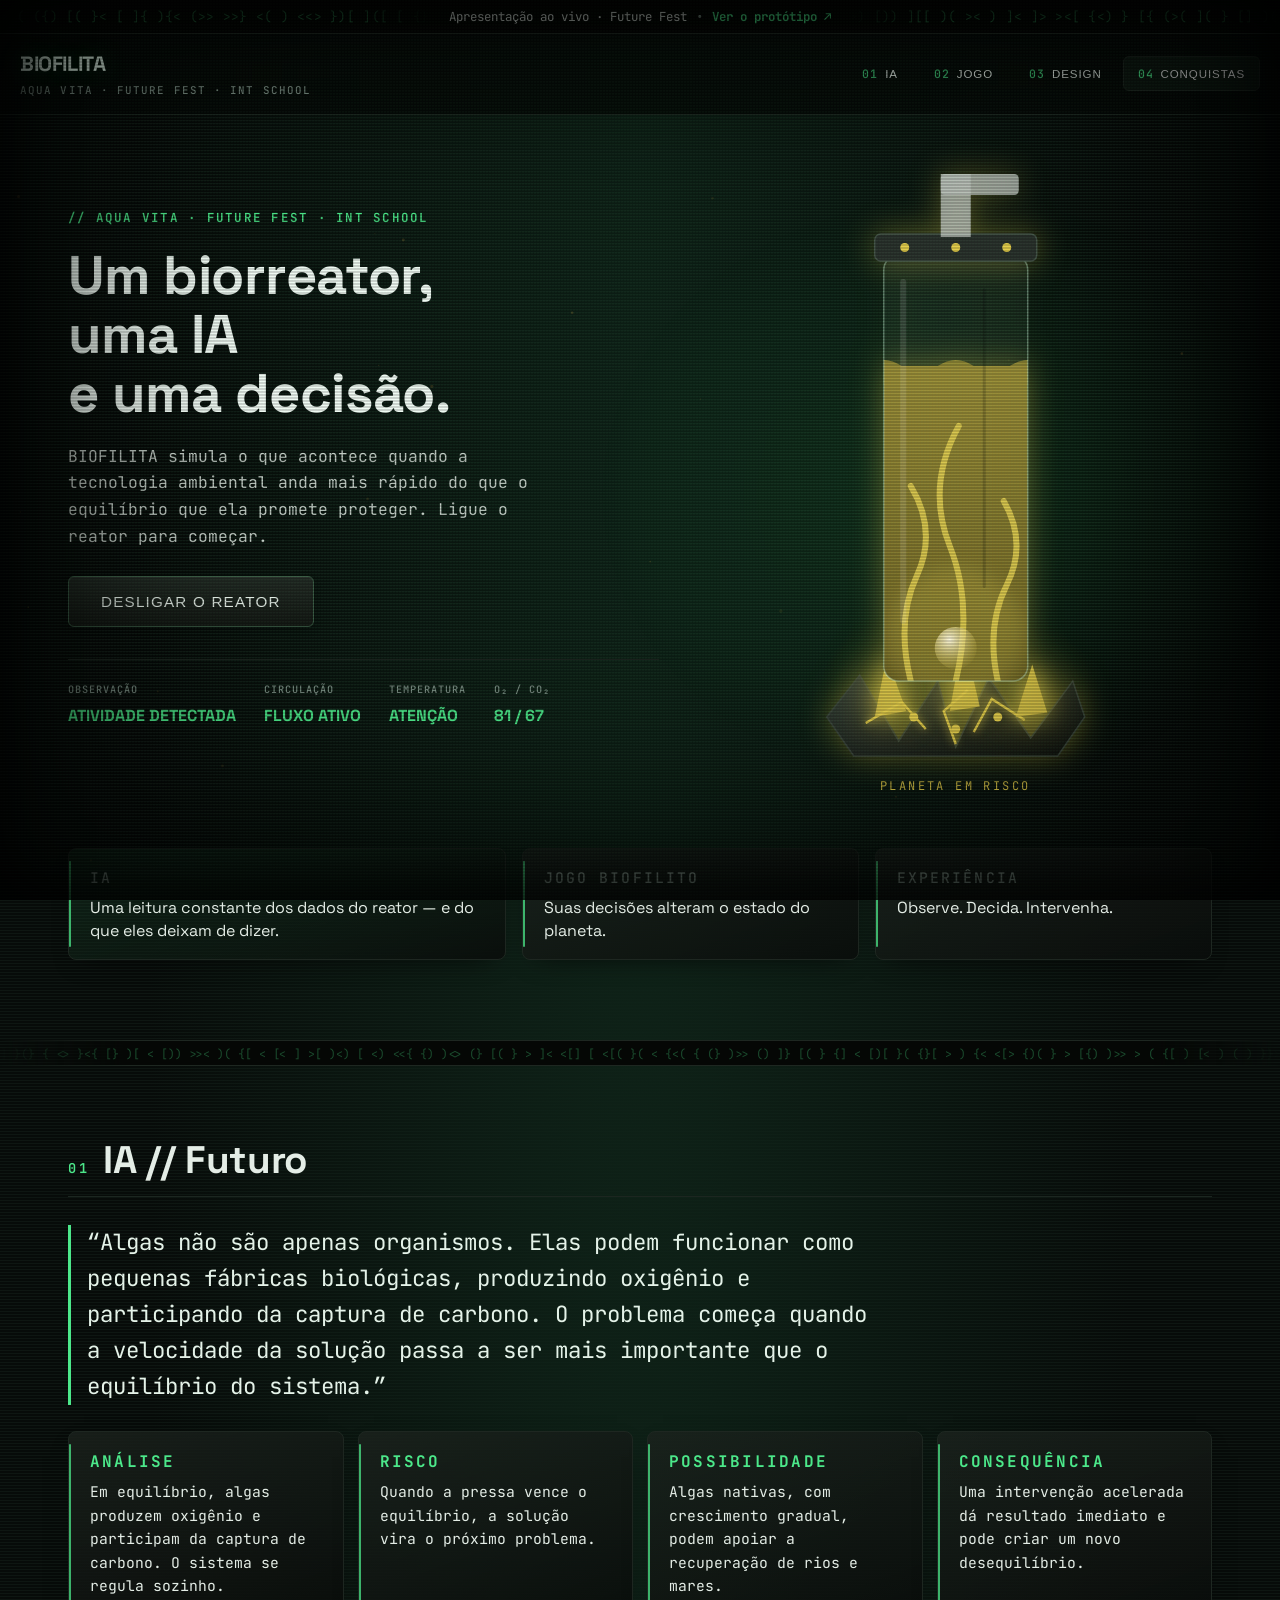
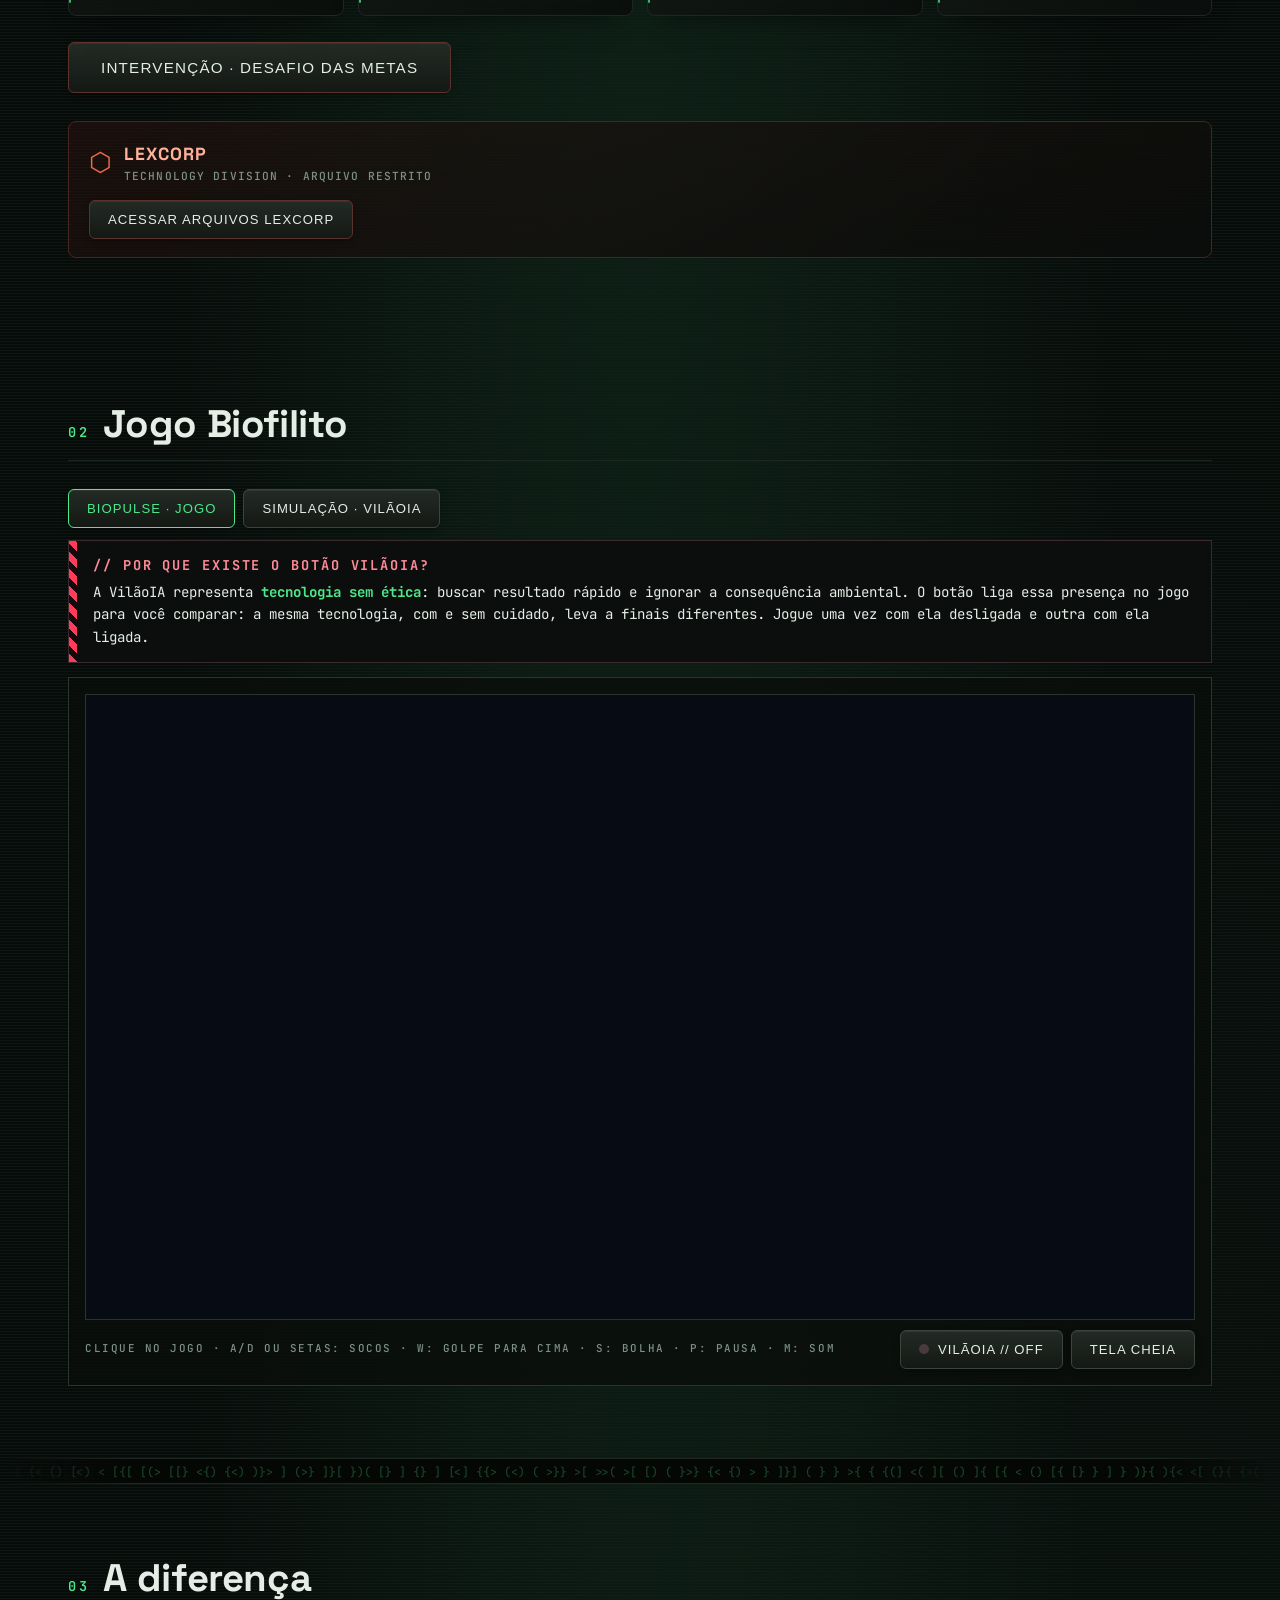
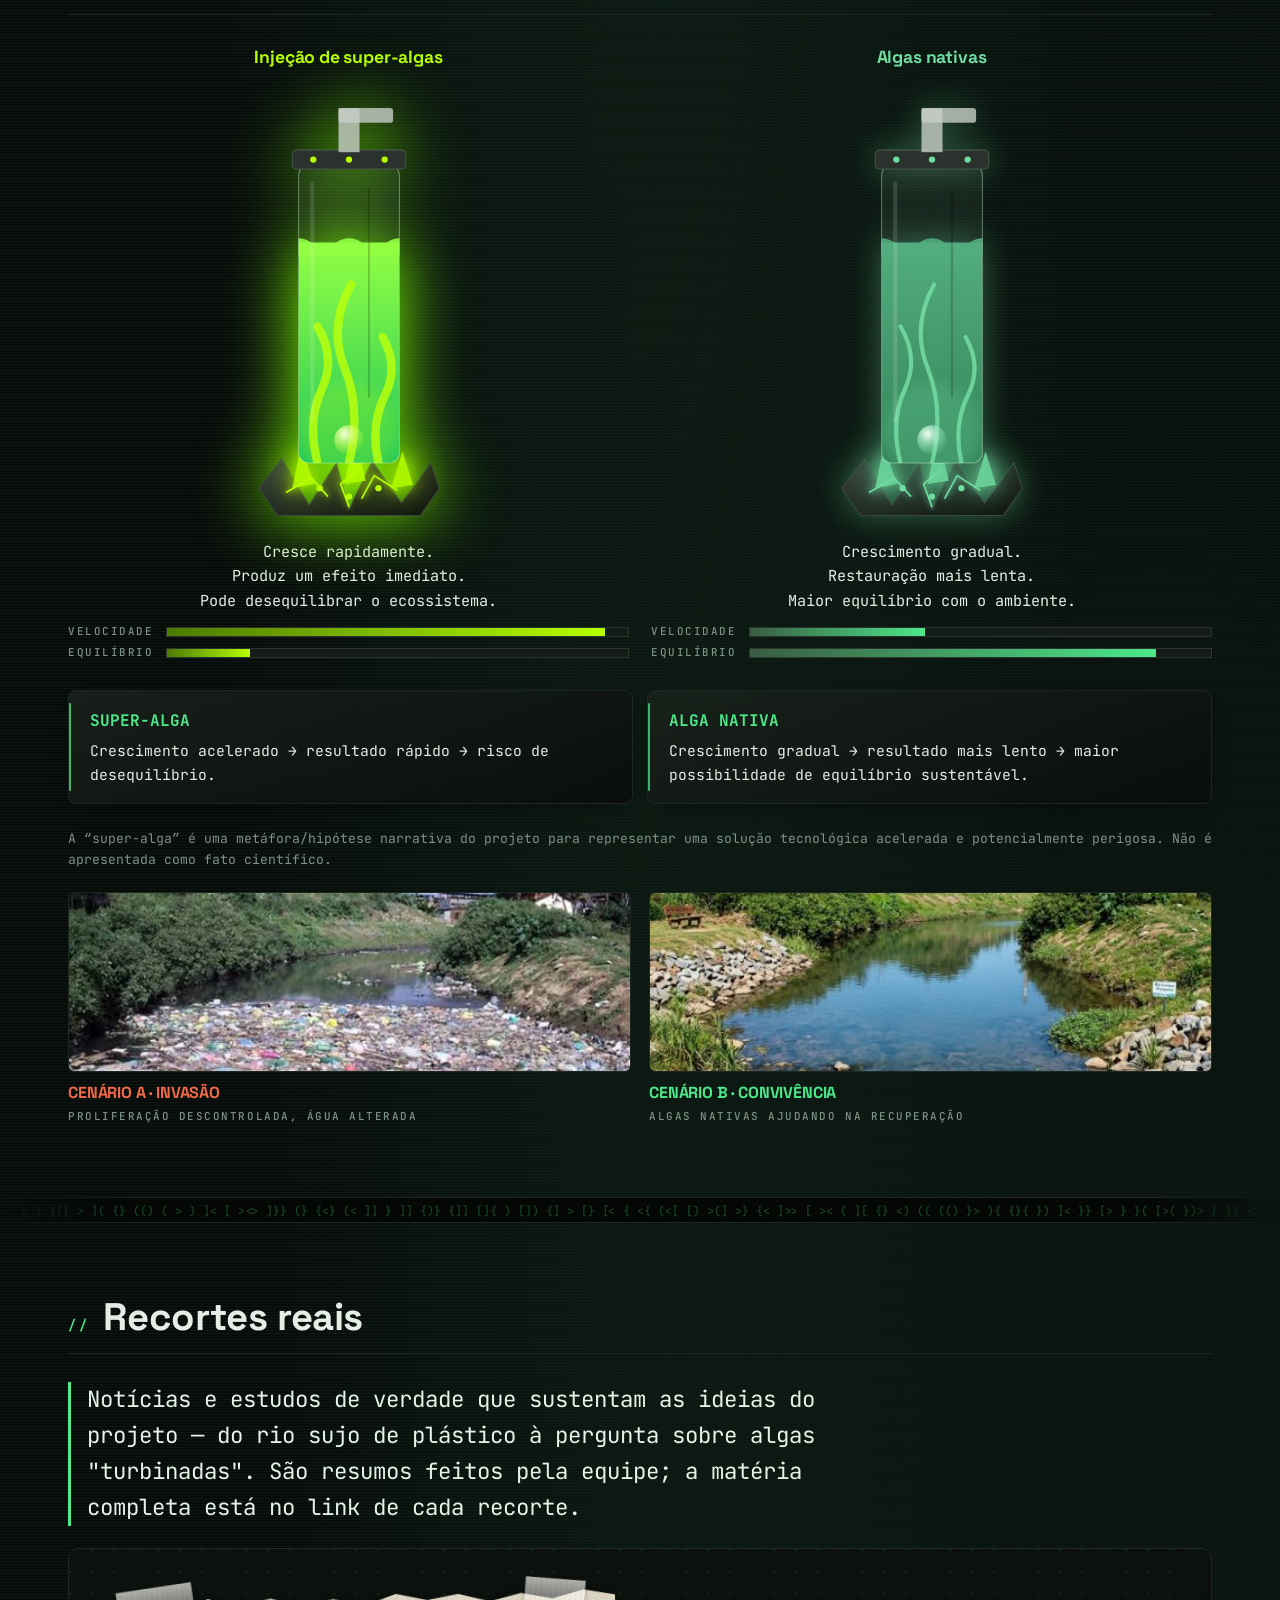
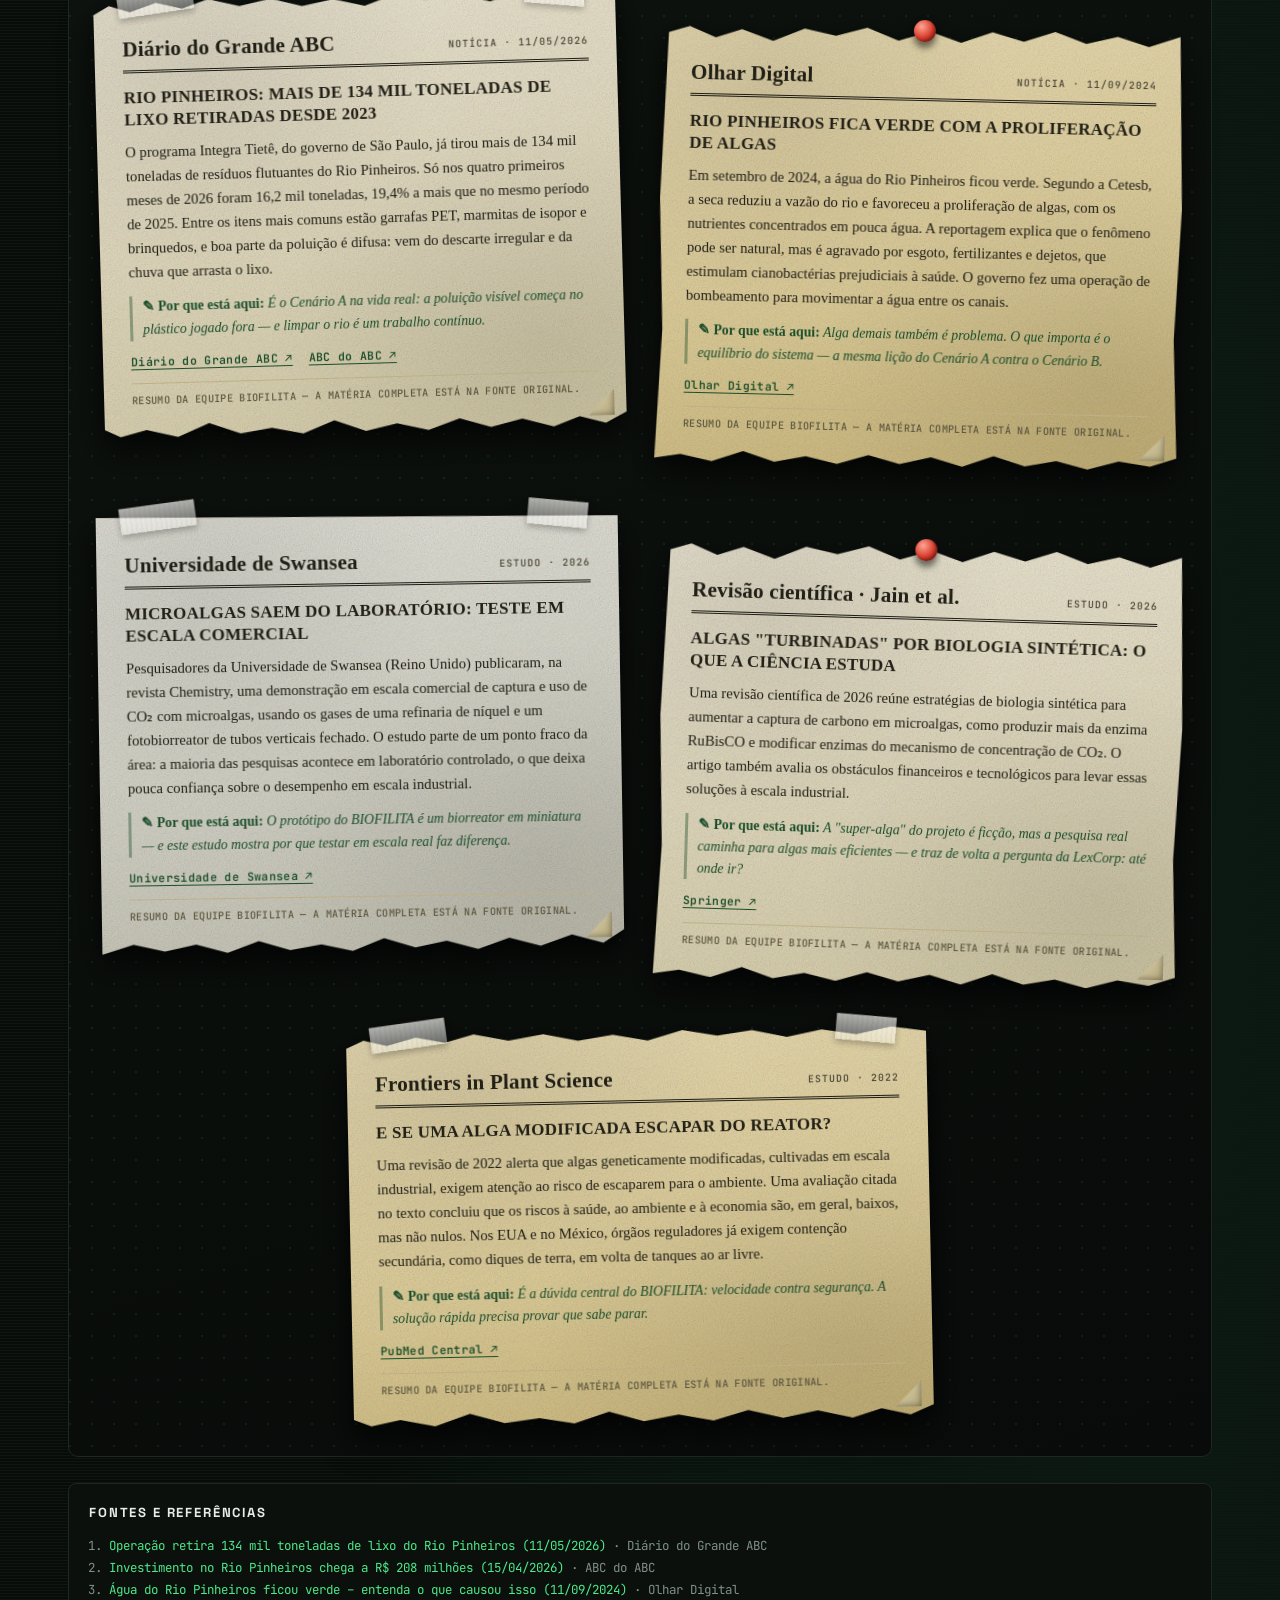
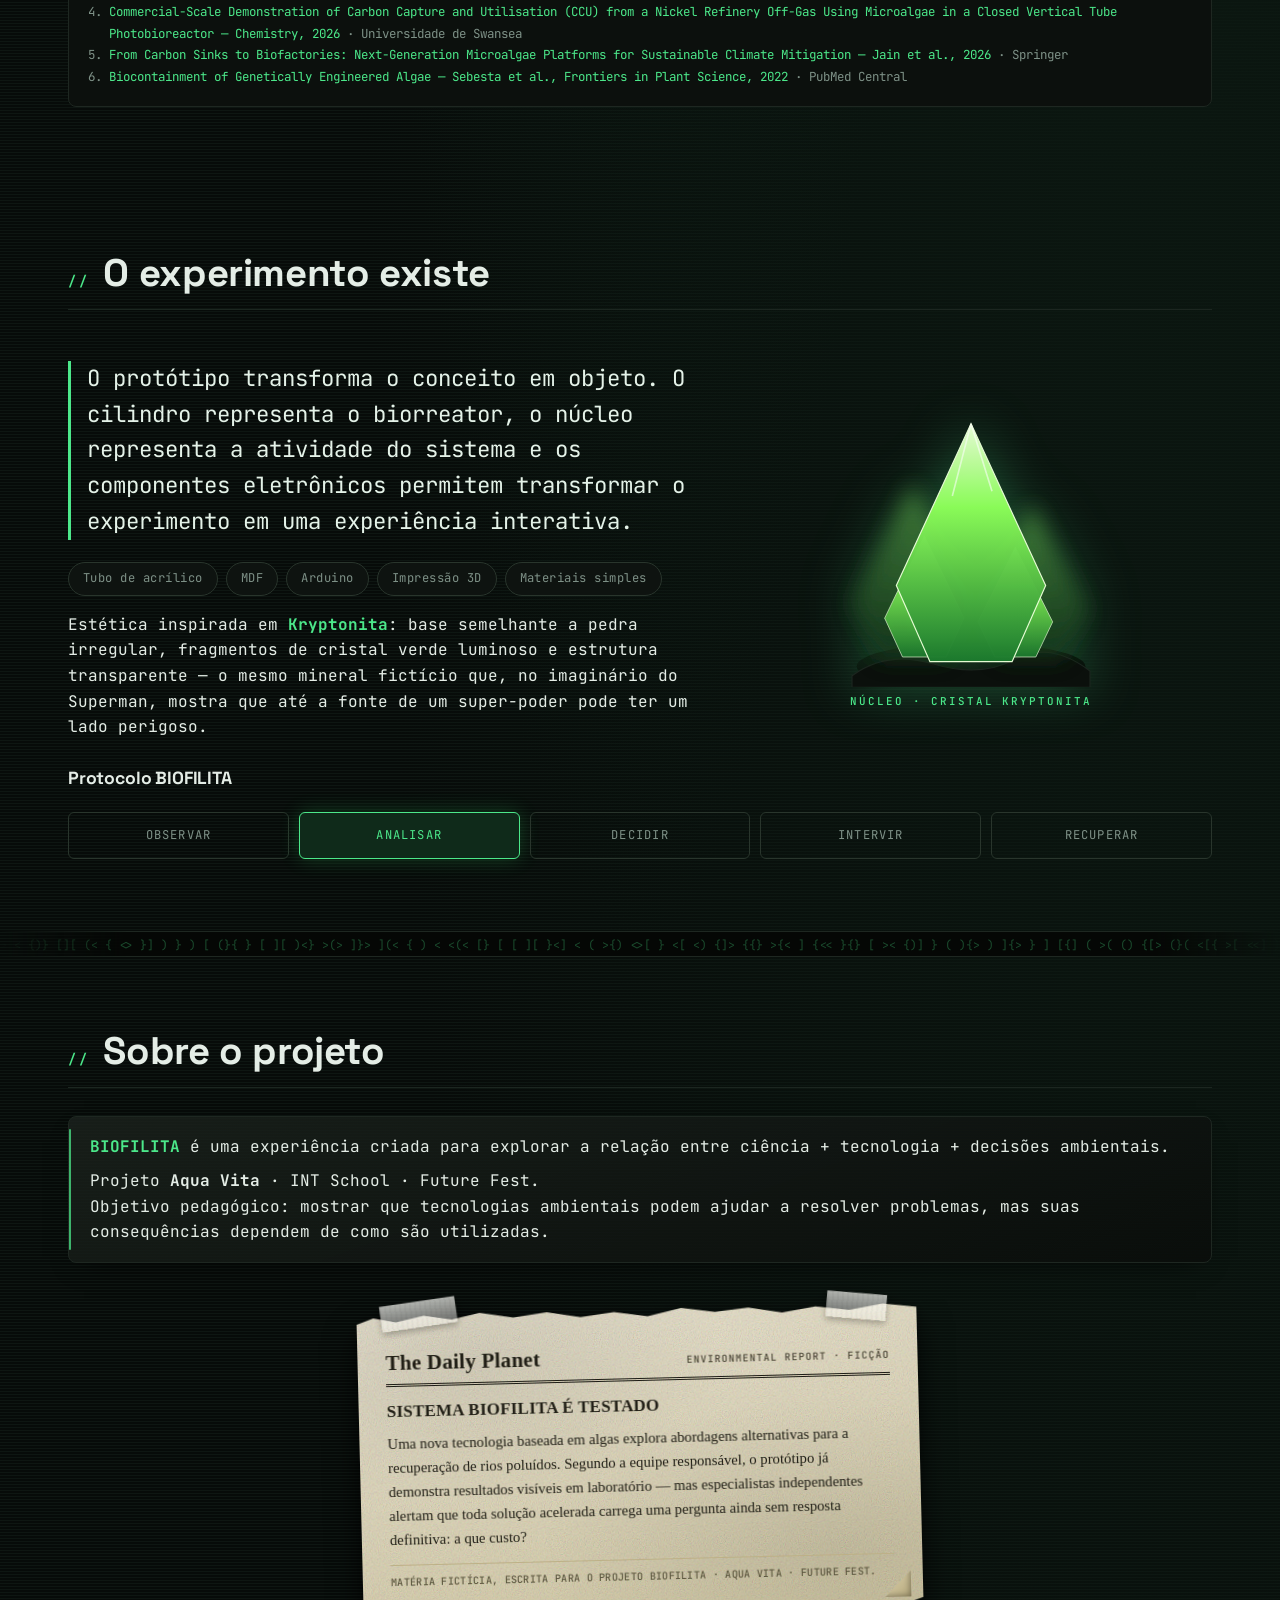
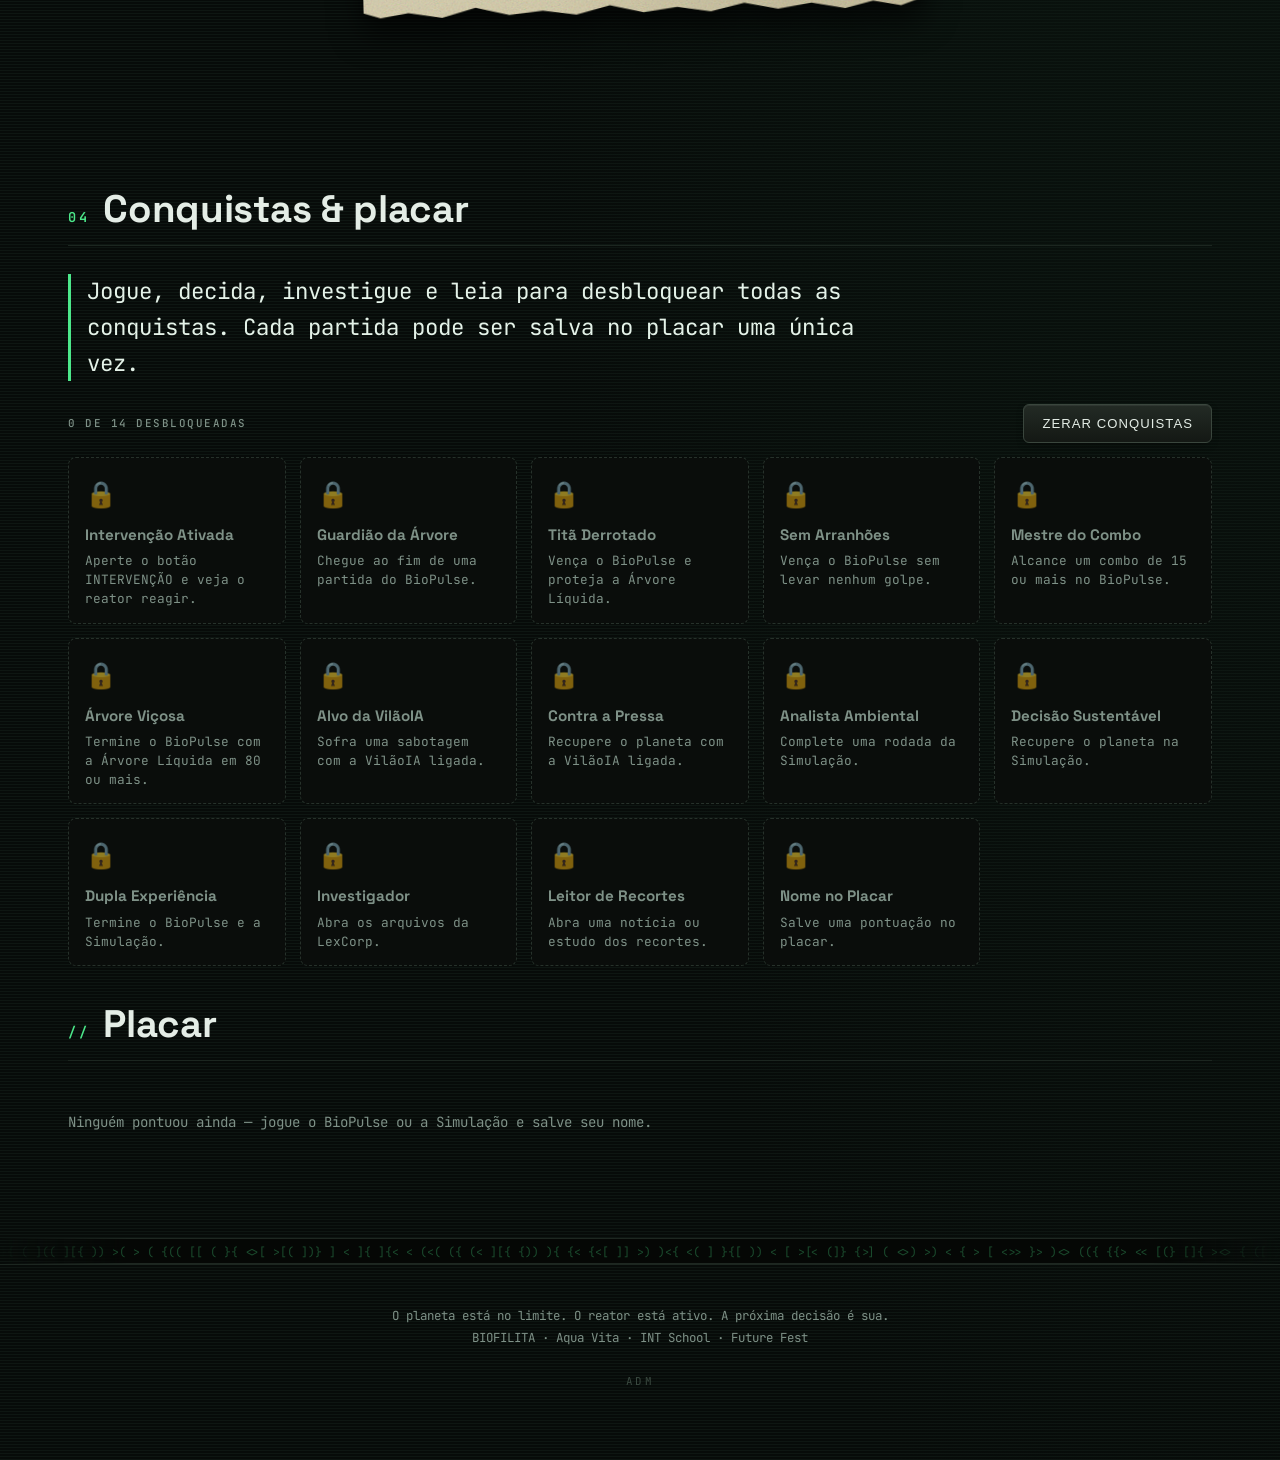
<file: index.html>
<!DOCTYPE html>
<html lang="pt-BR">
<head>
<meta charset="utf-8">
<meta name="viewport" content="width=device-width, initial-scale=1, viewport-fit=cover">
<title>BIOFILITA · Aqua Vita · Future Fest</title>
<meta name="description" content="BIOFILITA — protótipo e experiência interativa do grupo Aqua Vita sobre algas, poluição e as consequências de soluções ambientais aceleradas. Projeto do Future Fest, INT School.">
<meta name="theme-color" content="#070b09">
<meta property="og:title" content="BIOFILITA · Aqua Vita">
<meta property="og:description" content="Um biorreator, uma IA e uma decisão: o que acontece quando a tecnologia ambiental anda mais rápido que o equilíbrio do planeta.">
<meta property="og:type" content="website">
<link rel="icon" type="image/svg+xml" href="img/favicon.svg">
<link rel="preconnect" href="https://fonts.googleapis.com">
<link rel="preconnect" href="https://fonts.gstatic.com" crossorigin>
<link href="https://fonts.googleapis.com/css2?family=Space+Grotesk:wght@500;700&family=JetBrains+Mono:wght@400;500;600&display=swap" rel="stylesheet">
<link rel="stylesheet" href="css/style.css">
</head>
<body data-p="ok">
<canvas id="fx"></canvas><div id="wipe"></div><div id="toast" role="status"></div>
<div id="crt" aria-hidden="true"><div class="crt-roll"></div></div>
<div id="alert"><div class="drip"></div><h2>INTERVENÇÃO DETECTADA</h2></div>

<div class="annbar">
  <div class="acode" aria-hidden="true"><span id="acL"></span></div>
  <div class="anntext">Apresentação ao vivo · Future Fest <span class="adot">•</span> <a href="#prototipo">Ver o protótipo <i>↗</i></a></div>
  <div class="acode" aria-hidden="true"><span id="acR"></span></div>
</div>
<header>
  <div><h1>BIOFILITA</h1><small>Aqua Vita · Future Fest · INT School</small></div>
  <nav><button class="btn nb" data-t="ia"><i>01</i>IA</button><button class="btn nb" data-t="jogo"><i>02</i>JOGO</button><button class="btn nb" data-t="design"><i>03</i>DESIGN</button><button class="btn nb" data-t="conquistas"><i>04</i>CONQUISTAS</button></nav>
</header>

<main>
<section id="hero">
  <div class="herogrid">
    <div class="herocopy">
      <span class="kicker">// Aqua Vita · Future Fest · INT School</span>
      <h1 class="claim">Um biorreator, uma IA<br>e uma decisão.</h1>
      <p class="lede">BIOFILITA simula o que acontece quando a tecnologia ambiental anda mais rápido do que o equilíbrio que ela promete proteger. Ligue o reator para começar.</p>
      <button class="btn big" id="power">LIGAR O REATOR</button>
      <div class="readout">
        <div><small>Observação</small><b id="nB">SEM LEITURA</b></div>
        <div><small>Circulação</small><b id="nF">PARADO</b></div>
        <div><small>Temperatura</small><b id="nT">EM ESPERA</b></div>
        <div><small>O₂ / CO₂</small><b><span id="nO">--</span> / <span id="nC">--</span></b></div>
      </div>
    </div>
    <div class="rwrap"><div id="rmain"></div><div class="pstat" id="pstat">PLANETA SAUDÁVEL</div></div>
  </div>
  <div class="cards">
    <div class="panel feat" data-t="ia"><h3>IA</h3><p>Uma leitura constante dos dados do reator — e do que eles deixam de dizer.</p></div>
    <div class="panel" data-t="jogo"><h3>Jogo Biofilito</h3><p>Suas decisões alteram o estado do planeta.</p></div>
    <div class="panel"><h3>Experiência</h3><p>Observe. Decida. Intervenha.</p></div>
  </div>
</section>
<div class="codeband"></div>

<section id="ia">
  <div class="sec-h"><span>01</span><h2>IA // Futuro</h2></div>
  <p class="lead rv">“Algas não são apenas organismos. Elas podem funcionar como pequenas fábricas biológicas, produzindo oxigênio e participando da captura de carbono. O problema começa quando a velocidade da solução passa a ser mais importante que o equilíbrio do sistema.”</p>
  <div class="grid4">
    <div class="panel rv"><b>ANÁLISE</b><p>Em equilíbrio, algas produzem oxigênio e participam da captura de carbono. O sistema se regula sozinho.</p></div>
    <div class="panel rv"><b>RISCO</b><p>Quando a pressa vence o equilíbrio, a solução vira o próximo problema.</p></div>
    <div class="panel rv"><b>POSSIBILIDADE</b><p>Algas nativas, com crescimento gradual, podem apoiar a recuperação de rios e mares.</p></div>
    <div class="panel rv"><b>CONSEQUÊNCIA</b><p>Uma intervenção acelerada dá resultado imediato e pode criar um novo desequilíbrio.</p></div>
  </div>
  <button class="btn big warn" id="intv">INTERVENÇÃO · DESAFIO DAS METAS</button>

  <div class="lexfile rv">
    <div class="lexhead"><span class="lexmark">⬡</span><div><b>LEXCORP</b><small>Technology Division · Arquivo restrito</small></div></div>
    <button class="btn warn" id="lexBtn">ACESSAR ARQUIVOS LEXCORP</button>
    <div class="lexbody" id="lexBody" hidden>
      <p><i>[CLASSIFICAÇÃO: NÍVEL 3 — ACESSO LIBERADO]</i></p>
      <p>A LexCorp financia soluções de recuperação ambiental em escala industrial. Documentos internos sugerem que o programa de "super-algas" foi acelerado antes da conclusão dos testes de impacto — priorizando resultado visível sobre segurança do ecossistema.</p>
      <p>BIOFILITA nasceu dessa pergunta: até onde a tecnologia deve ir para resolver um problema ambiental — e quem decide onde está esse limite?</p>
      <p class="lexfoot">Documento fictício, parte da narrativa do projeto BIOFILITA. Qualquer semelhança com universos de ficção é intencional e com fins pedagógicos.</p>
    </div>
  </div>
</section>

<section id="jogo">
  <div class="sec-h"><span>02</span><h2>Jogo Biofilito</h2></div>
  <div class="gtabs"><button class="btn on" data-g="bp">BioPulse · Jogo</button><button class="btn" data-g="sim">Simulação · VilãoIA</button></div>
  <div class="vexp"><b>// POR QUE EXISTE O BOTÃO VILÃOIA?</b>
    <p class="voff">A VilãoIA representa <strong style="color:var(--neon)">tecnologia sem ética</strong>: buscar resultado rápido e ignorar a consequência ambiental. O botão liga essa presença no jogo para você comparar: a mesma tecnologia, com e sem cuidado, leva a finais diferentes. Jogue uma vez com ela desligada e outra com ela ligada.</p>
    <p class="von"><strong style="color:#ff8a97">ATIVA.</strong> As boas decisões valem menos (60%), as ruins pesam mais (140%), cada escolha custa energia e sabotagens aparecem: super-algas, descarte ilegal, falha na rede, sobrecarga do reator e crescimento descontrolado. Não é um vilão de desenho: é o que acontece quando a pressa vence o equilíbrio.</p></div>
  <!-- BioPulse: jogo em JavaScript puro, embutido no script abaixo (biopulse.js). -->
  <div id="bp" class="game">
    <div class="frame" id="bpmount"></div>
    <div class="bpbar"><small>Clique no jogo · A/D ou setas: socos · W: golpe para cima · S: bolha · P: pausa · M: som</small><div style="display:flex;gap:8px;flex-wrap:wrap"><button class="btn switch" id="bpvil" title="Liga a tecnologia sem ética: resultado rápido, consequência ignorada" aria-pressed="false">VILÃOIA // OFF</button><button class="btn" id="bpfs">TELA CHEIA</button></div></div>
    <div class="scorebox" id="bpScore" hidden><p id="bpScoreMsg"></p><div class="scorerow"><input id="bpName" maxlength="18" placeholder="Seu nome" autocomplete="off" autocapitalize="words" enterkeyhint="done"><button class="btn" id="bpSaveScore">Salvar pontuação</button></div><small id="bpSaveMsg"></small></div>
  </div>
  <!-- Simulação do site. Use BIOFILITA.setPlanet('ok'|'risk'|'bad') para o reator reagir. -->
  <div id="game-mount" class="game" hidden>
    <div class="gtop"><button class="btn switch" id="vil" title="Liga a tecnologia sem ética: resultado rápido, consequência ignorada" aria-pressed="false">VILÃOIA // OFF</button><small id="turn">EVENTO 01/06</small></div>
    <div class="ggrid">
      <div>
        <div class="scwrap" id="scene">
          <svg class="sc" viewBox="0 0 400 220" aria-label="Cenário">
            <rect class="sky" width="400" height="130"/><circle class="sun" cx="60" cy="40" r="18"/>
            <g class="smoke"><circle cx="300" cy="70" r="14"/><circle cx="316" cy="48" r="18"/><circle cx="338" cy="28" r="22"/></g>
            <g class="fac"><rect x="270" y="100" width="90" height="30"/><rect x="290" y="72" width="12" height="30"/><rect x="322" y="82" width="12" height="20"/></g>
            <rect class="ground" y="128" width="400" height="10"/>
            <path class="water" d="M0 138H400V220H0z"/>
            <g class="algaeb"><circle cx="50" cy="170" r="9"/><circle cx="120" cy="190" r="12"/><circle cx="200" cy="165" r="8"/><circle cx="260" cy="195" r="14"/><circle cx="330" cy="172" r="10"/><circle cx="160" cy="150" r="6"/><circle cx="370" cy="200" r="9"/></g>
            <g class="veg"><rect x="14" y="108" width="4" height="22"/><circle cx="16" cy="102" r="12"/><rect x="60" y="112" width="4" height="18"/><circle cx="62" cy="106" r="10"/><rect x="104" y="106" width="4" height="24"/><circle cx="106" cy="98" r="13"/></g>
          </svg>
          <div id="rmini"></div>
        </div>
        <div class="inds" id="inds"></div>
      </div>
      <div class="evt panel" id="evt"></div>
    </div>
    <div class="vmsg" id="vmsg" hidden></div>
    <div class="log" id="log"></div>
    <div class="end" id="end" hidden><h3 id="eT"></h3><p id="eM"></p><div class="scorerow"><input id="simName" maxlength="18" placeholder="Seu nome" autocomplete="off" autocapitalize="words" enterkeyhint="done"><button class="btn" id="simSaveScore">Salvar pontuação</button></div><small id="simSaveMsg"></small><div><button class="btn big" id="retry">TENTAR NOVAMENTE</button></div></div>
  </div>
</section>
<div class="codeband rev"></div>

<section id="design">
  <div class="sec-h"><span>03</span><h2>A diferença</h2></div>
  <div class="duo">
    <div class="a rv"><h3>Injeção de super-algas</h3><div id="rA"></div>
      <ul><li>Cresce rapidamente.</li><li>Produz um efeito imediato.</li><li>Pode desequilibrar o ecossistema.</li></ul>
      <div class="mt"><small>Velocidade</small><div class="bar"><i style="--w:95%"></i></div></div><div class="mt"><small>Equilíbrio</small><div class="bar"><i style="--w:18%"></i></div></div></div>
    <div class="b rv"><h3>Algas nativas</h3><div id="rB"></div>
      <ul><li>Crescimento gradual.</li><li>Restauração mais lenta.</li><li>Maior equilíbrio com o ambiente.</li></ul>
      <div class="mt"><small>Velocidade</small><div class="bar"><i style="--w:38%"></i></div></div><div class="mt"><small>Equilíbrio</small><div class="bar"><i style="--w:88%"></i></div></div></div>
  </div>
  <div class="sci">
    <div class="panel"><b>SUPER-ALGA</b><p>Crescimento acelerado → resultado rápido → risco de desequilíbrio.</p></div>
    <div class="panel"><b>ALGA NATIVA</b><p>Crescimento gradual → resultado mais lento → maior possibilidade de equilíbrio sustentável.</p></div>
  </div>
  <p class="note2">A “super-alga” é uma metáfora/hipótese narrativa do projeto para representar uma solução tecnológica acelerada e potencialmente perigosa. Não é apresentada como fato científico.</p>
  <div class="envs"><div><div id="eA"><img class="envph" src="img/rio-poluido.jpg" width="575" height="288" loading="lazy" alt="Rio poluído, com lixo plástico flutuando na superfície"></div><h3 style="color:var(--warn)">CENÁRIO A · INVASÃO</h3><small>Proliferação descontrolada, água alterada</small></div><div><div id="eB"><img class="envph" src="img/rio-limpo.jpg" width="501" height="307" loading="lazy" alt="Rio limpo, com água transparente e vegetação nas margens"></div><h3 style="color:var(--neon)">CENÁRIO B · CONVIVÊNCIA</h3><small>Algas nativas ajudando na recuperação</small></div></div>
</section>

<div class="codeband rev"></div>

<section id="recortes">
  <div class="sec-h"><span>//</span><h2>Recortes reais</h2></div>
  <p class="lead rv">Notícias e estudos de verdade que sustentam as ideias do projeto — do rio sujo de plástico à pergunta sobre algas "turbinadas". São resumos feitos pela equipe; a matéria completa está no link de cada recorte.</p>
  <div class="clipwall" id="clipwall"></div>
  <div class="sources" id="sources"></div>
</section>

<section id="prototipo">
  <div class="sec-h"><span>//</span><h2>O experimento existe</h2></div>
  <div class="protogrid">
    <div>
      <p class="lead">O protótipo transforma o conceito em objeto. O cilindro representa o biorreator, o núcleo representa a atividade do sistema e os componentes eletrônicos permitem transformar o experimento em uma experiência interativa.</p>
      <div class="chips"><span>Tubo de acrílico</span><span>MDF</span><span>Arduino</span><span>Impressão 3D</span><span>Materiais simples</span></div>
      <p>Estética inspirada em <b style="color:var(--neon)">Kryptonita</b>: base semelhante a pedra irregular, fragmentos de cristal verde luminoso e estrutura transparente — o mesmo mineral fictício que, no imaginário do Superman, mostra que até a fonte de um super-poder pode ter um lado perigoso.</p>
    </div>
    <div class="kryptowrap"><div id="krypto"></div><small>NÚCLEO · CRISTAL KRYPTONITA</small></div>
  </div>
  <h3 style="font-size:1.1rem">Protocolo BIOFILITA</h3>
  <div class="proto" id="proto"><div>OBSERVAR</div><div>ANALISAR</div><div>DECIDIR</div><div>INTERVIR</div><div>RECUPERAR</div></div>
</section>
<div class="codeband"></div>

<section id="sobre">
  <div class="sec-h"><span>//</span><h2>Sobre o projeto</h2></div>
  <div class="panel"><p style="margin:0 0 8px"><b style="color:var(--neon)">BIOFILITA</b> é uma experiência criada para explorar a relação entre ciência + tecnologia + decisões ambientais.</p><p style="margin:0">Projeto <b>Aqua Vita</b> · INT School · Future Fest.<br>Objetivo pedagógico: mostrar que tecnologias ambientais podem ajudar a resolver problemas, mas suas consequências dependem de como são utilizadas.</p></div>

  <div class="clip rv e1 p1" style="--r:-1.4deg">
    <span class="tape t1"></span><span class="tape t2"></span>
    <article class="paper">
      <div class="newshead"><b>The Daily Planet</b><small>Environmental Report · Ficção</small></div>
      <h4>Sistema BIOFILITA é testado</h4>
      <p>Uma nova tecnologia baseada em algas explora abordagens alternativas para a recuperação de rios poluídos. Segundo a equipe responsável, o protótipo já demonstra resultados visíveis em laboratório — mas especialistas independentes alertam que toda solução acelerada carrega uma pergunta ainda sem resposta definitiva: a que custo?</p>
      <small class="newsfoot">Matéria fictícia, escrita para o projeto BIOFILITA · Aqua Vita · Future Fest.</small>
    </article>
  </div>
</section>
<section id="conquistas">
  <div class="sec-h"><span>04</span><h2>Conquistas &amp; placar</h2></div>
  <p class="lead">Jogue, decida, investigue e leia para desbloquear todas as conquistas. Cada partida pode ser salva no placar uma única vez.</p>
  <div class="achhead"><small id="achCount"></small><button class="btn" id="achReset">Zerar conquistas</button></div>
  <div class="achgrid" id="achgrid"></div>
  <div class="boardwrap">
    <div class="sec-h" style="margin:36px 0 18px"><span>//</span><h2>Placar</h2></div>
    <div class="tablescroll"><table class="board" id="board"><thead><tr><th>#</th><th>Nome</th><th>Pontuação</th><th>Modo</th></tr></thead><tbody id="boardBody"></tbody></table></div>
    <p id="boardEmpty" class="boardEmpty" hidden>Ninguém pontuou ainda — jogue o BioPulse ou a Simulação e salve seu nome.</p>
  </div>
</section>
<div class="codeband"></div>
</main>
<footer>O planeta está no limite. O reator está ativo. A próxima decisão é sua.<br>BIOFILITA · Aqua Vita · INT School · Future Fest<br><button class="admlink" id="admOpen" type="button">ADM</button></footer>
<div id="adm" class="admov" hidden role="dialog" aria-modal="true" aria-label="Painel de administração">
  <div class="admbox">
    <div class="admtop"><b>PAINEL ADM</b><button class="btn" id="admClose" type="button">Fechar ✕</button></div>
    <div id="admLogin"><label for="admPass">Senha</label><input id="admPass" type="password" autocomplete="off" autocapitalize="none" autocorrect="off" spellcheck="false" enterkeyhint="go"><button class="btn" id="admEnter" type="button">Entrar</button><p id="admErr" class="admerr" hidden>Senha incorreta.</p></div>
    <div id="admPanel" hidden>
      <div class="admstats"><div><small>Pontuações</small><b id="admN">0</b></div><div><small>Melhor</small><b id="admBest">–</b></div><div><small>Conquistas</small><b id="admA">0</b></div></div>
      <h4>Placar</h4>
      <div class="tablescroll"><table><thead><tr><th>#</th><th>Nome</th><th>Pts</th><th>Modo</th><th></th></tr></thead><tbody id="admBody"></tbody></table></div>
      <p id="admEmpty" class="boardEmpty" hidden>Placar vazio.</p>
      <p id="admMsg" class="admok" hidden></p>
      <button class="btn" id="admUndo" type="button" hidden>↶ Desfazer última alteração</button>
      <div id="admAdd" class="admadd"><input id="admAddName" placeholder="Nome" maxlength="18" autocomplete="off"><input id="admAddScore" type="number" inputmode="numeric" min="0" max="999" placeholder="Pts"><select id="admAddMode"><option>BioPulse</option><option>Simulação</option></select><button class="btn" id="admAddBtn" type="button">Adicionar</button><p id="admAddErr" class="admerr" hidden>Digite uma pontuação (0 a 999).</p></div>
      <div class="admact">
        <button class="btn warn" id="admClear" type="button">Limpar placar</button>
        <button class="btn" id="admCsv" type="button">Baixar placar (CSV)</button>
        <button class="btn" id="admUnlock" type="button">Liberar todas as conquistas</button>
        <button class="btn warn" id="admAchReset" type="button">Zerar conquistas</button>
        <button class="btn" id="admOut" type="button">Sair do ADM</button>
      </div>
      <h4>Se der erro na apresentação</h4>
      <div class="admadd"><select id="admVicChar" aria-label="Personagem"><option value="gois">Gois</option><option value="matheus">Matheus</option><option value="kauan">Kauan</option><option value="felipe">Felipe</option><option value="juliao">Julião</option><option value="pedro">Pedro</option><option value="davi">Davi</option><option value="boy">Zezze</option><option value="capy">Capivara</option><option value="hero">Guardião</option><option value="heroina">Heroína</option></select><button class="btn" id="admVic" type="button">▶ Ver animação de vitória</button><button class="btn" id="admPoses" type="button">▶ Ver esquiva, dano e derrota</button></div>
      <div class="admact">
        <button class="btn" id="admFixBp" type="button">Reiniciar BioPulse</button>
        <button class="btn" id="admFixSim" type="button">Reiniciar Simulação</button>
        <button class="btn" id="admFixVil" type="button">Desligar VilãoIA</button>
        <button class="btn" id="admFixFs" type="button">Sair da tela cheia</button>
        <button class="btn" id="admTop" type="button">Voltar ao topo</button>
        <button class="btn warn" id="admReload" type="button">Recarregar a página</button>
      </div>
      <p class="admhint">Atalho para abrir o painel: Ctrl + Shift + A</p>
    </div>
  </div>
</div>

<script src="js/biopulse.js"></script>
<script src="js/data.js"></script>
<script src="js/main.js"></script>

</body>
</html>
</file>
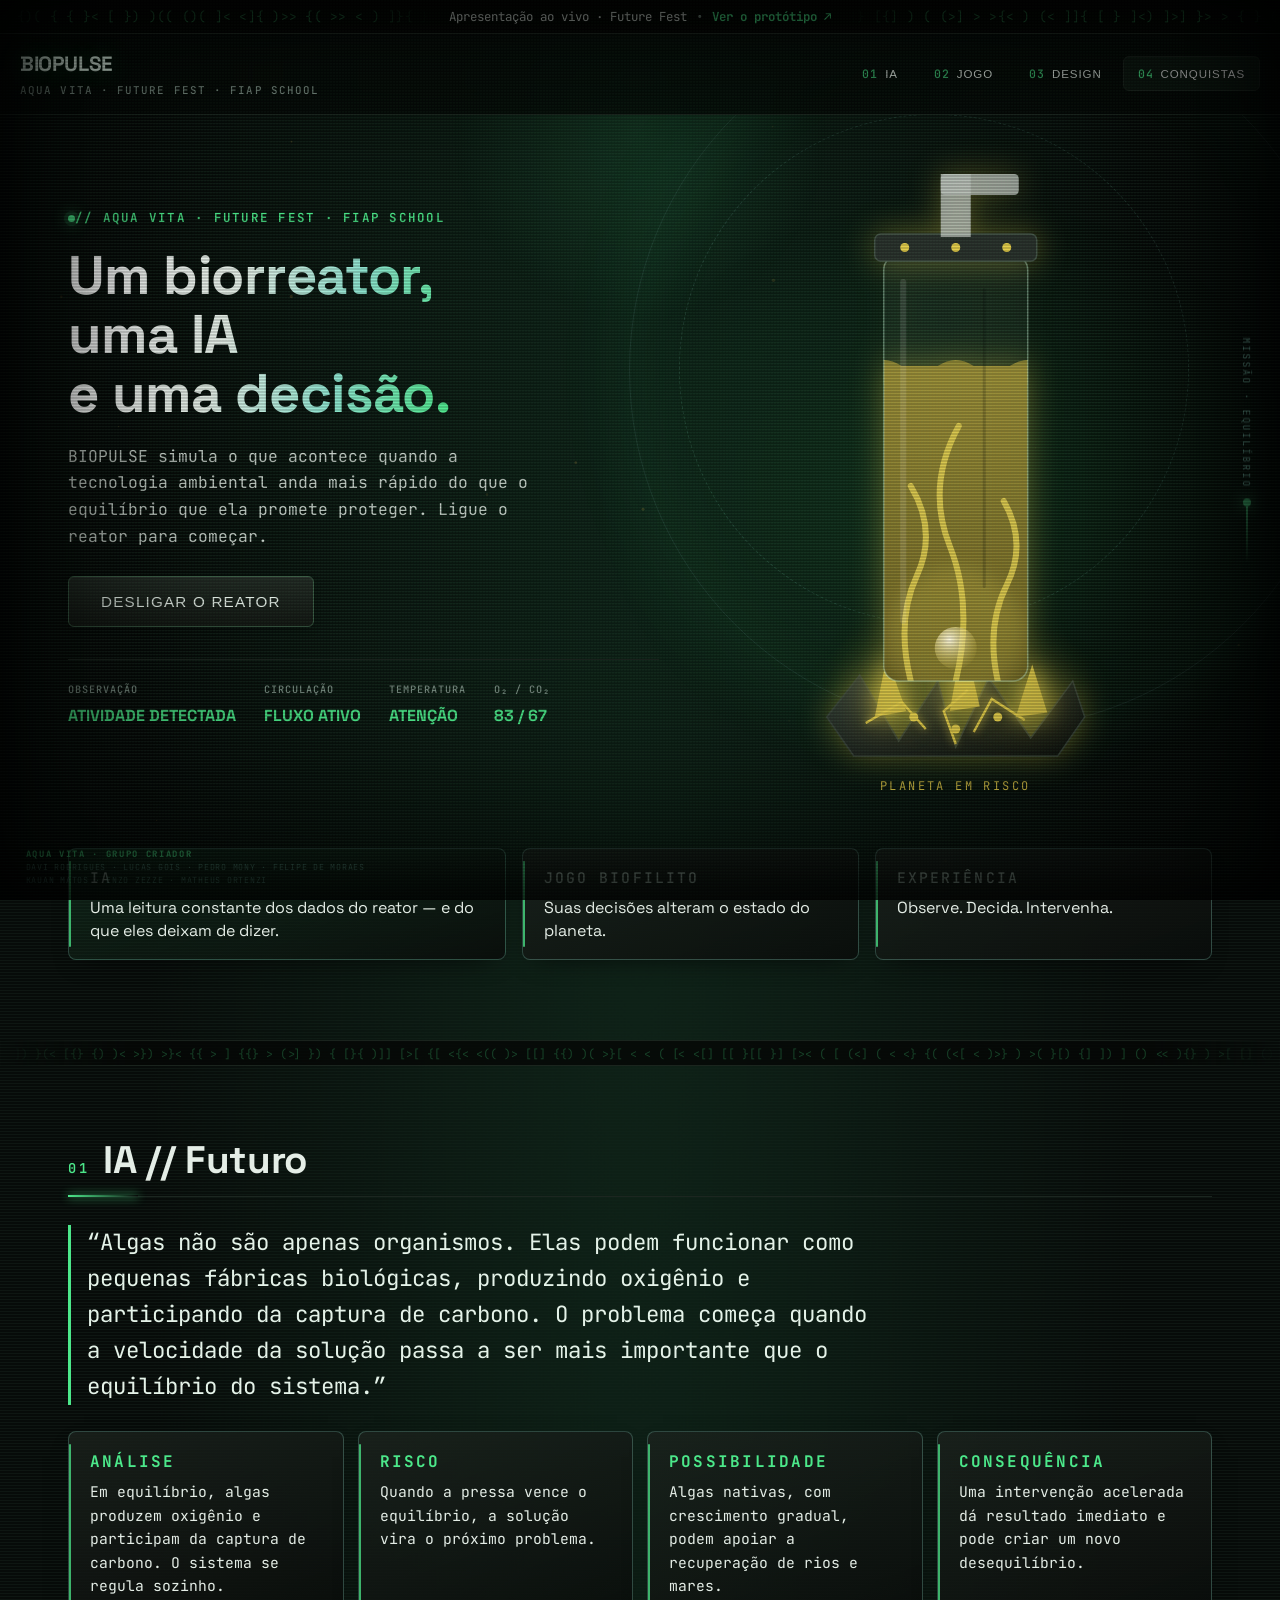
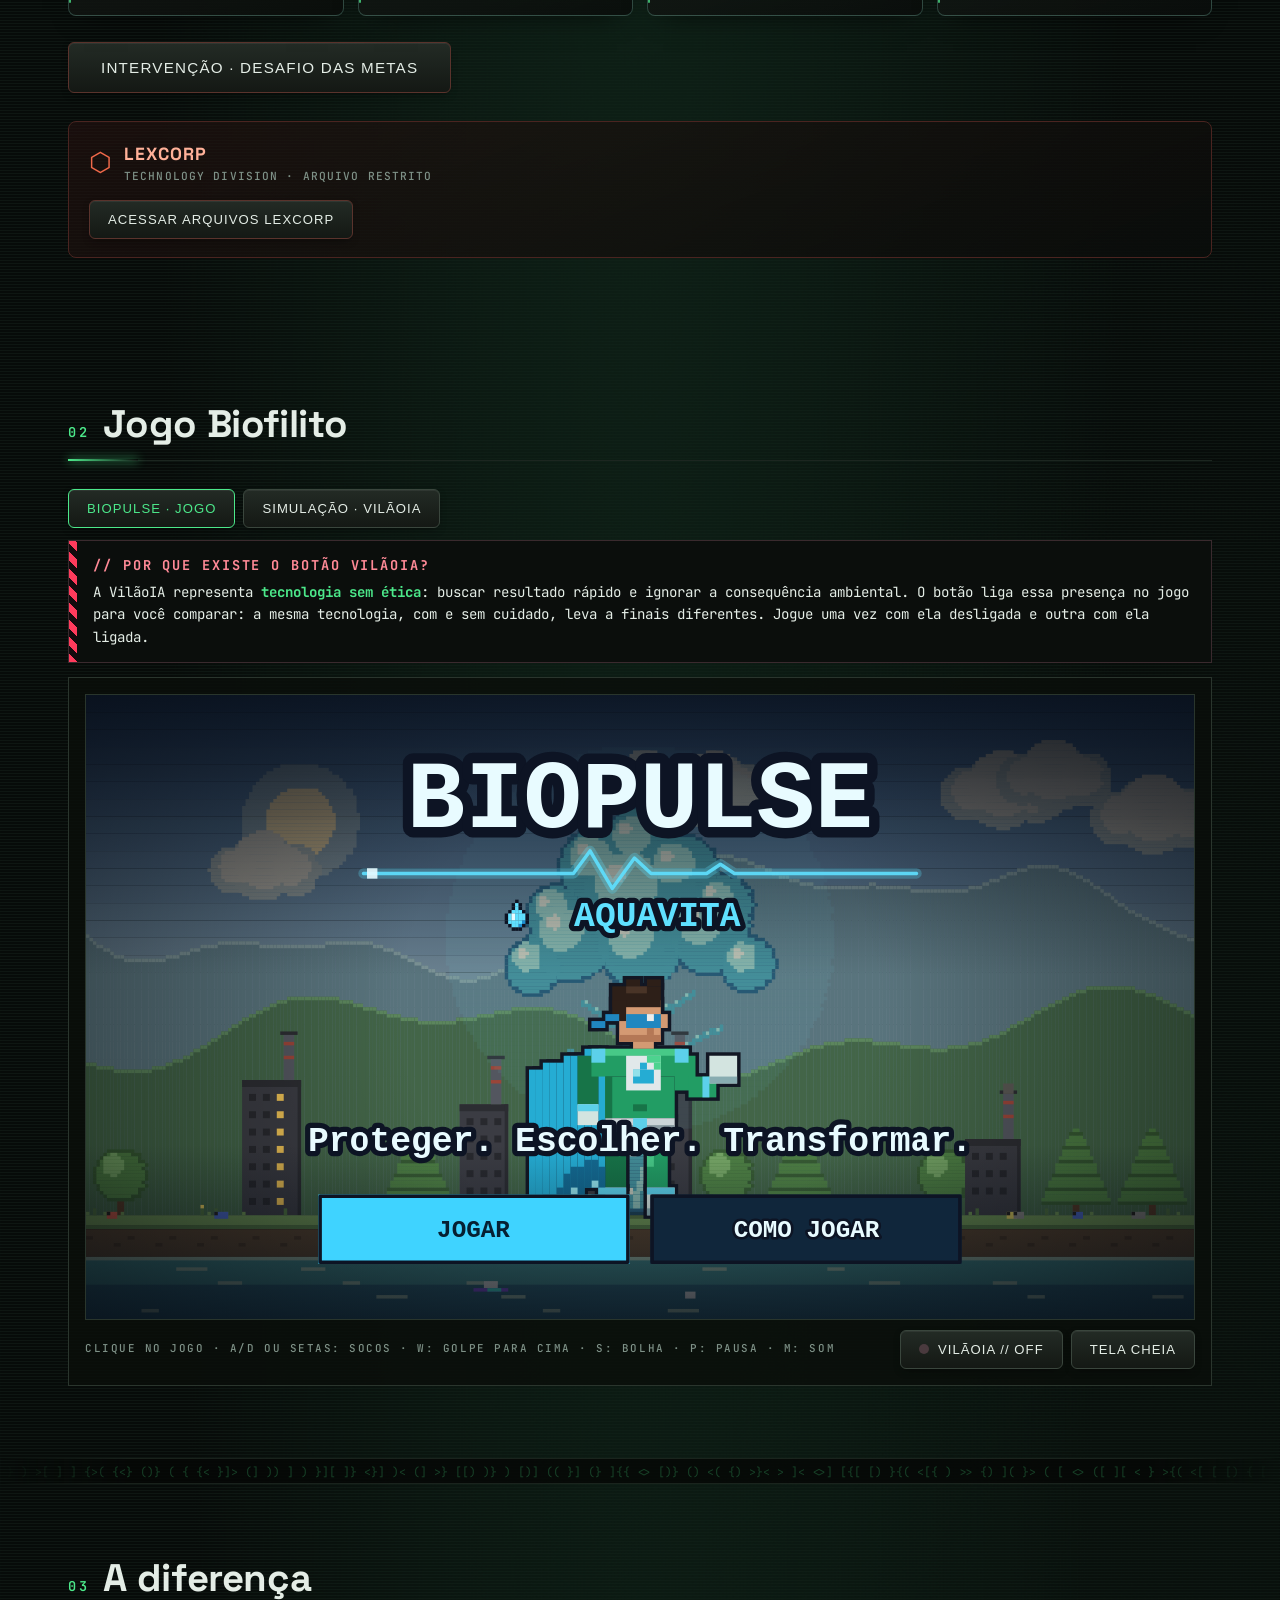
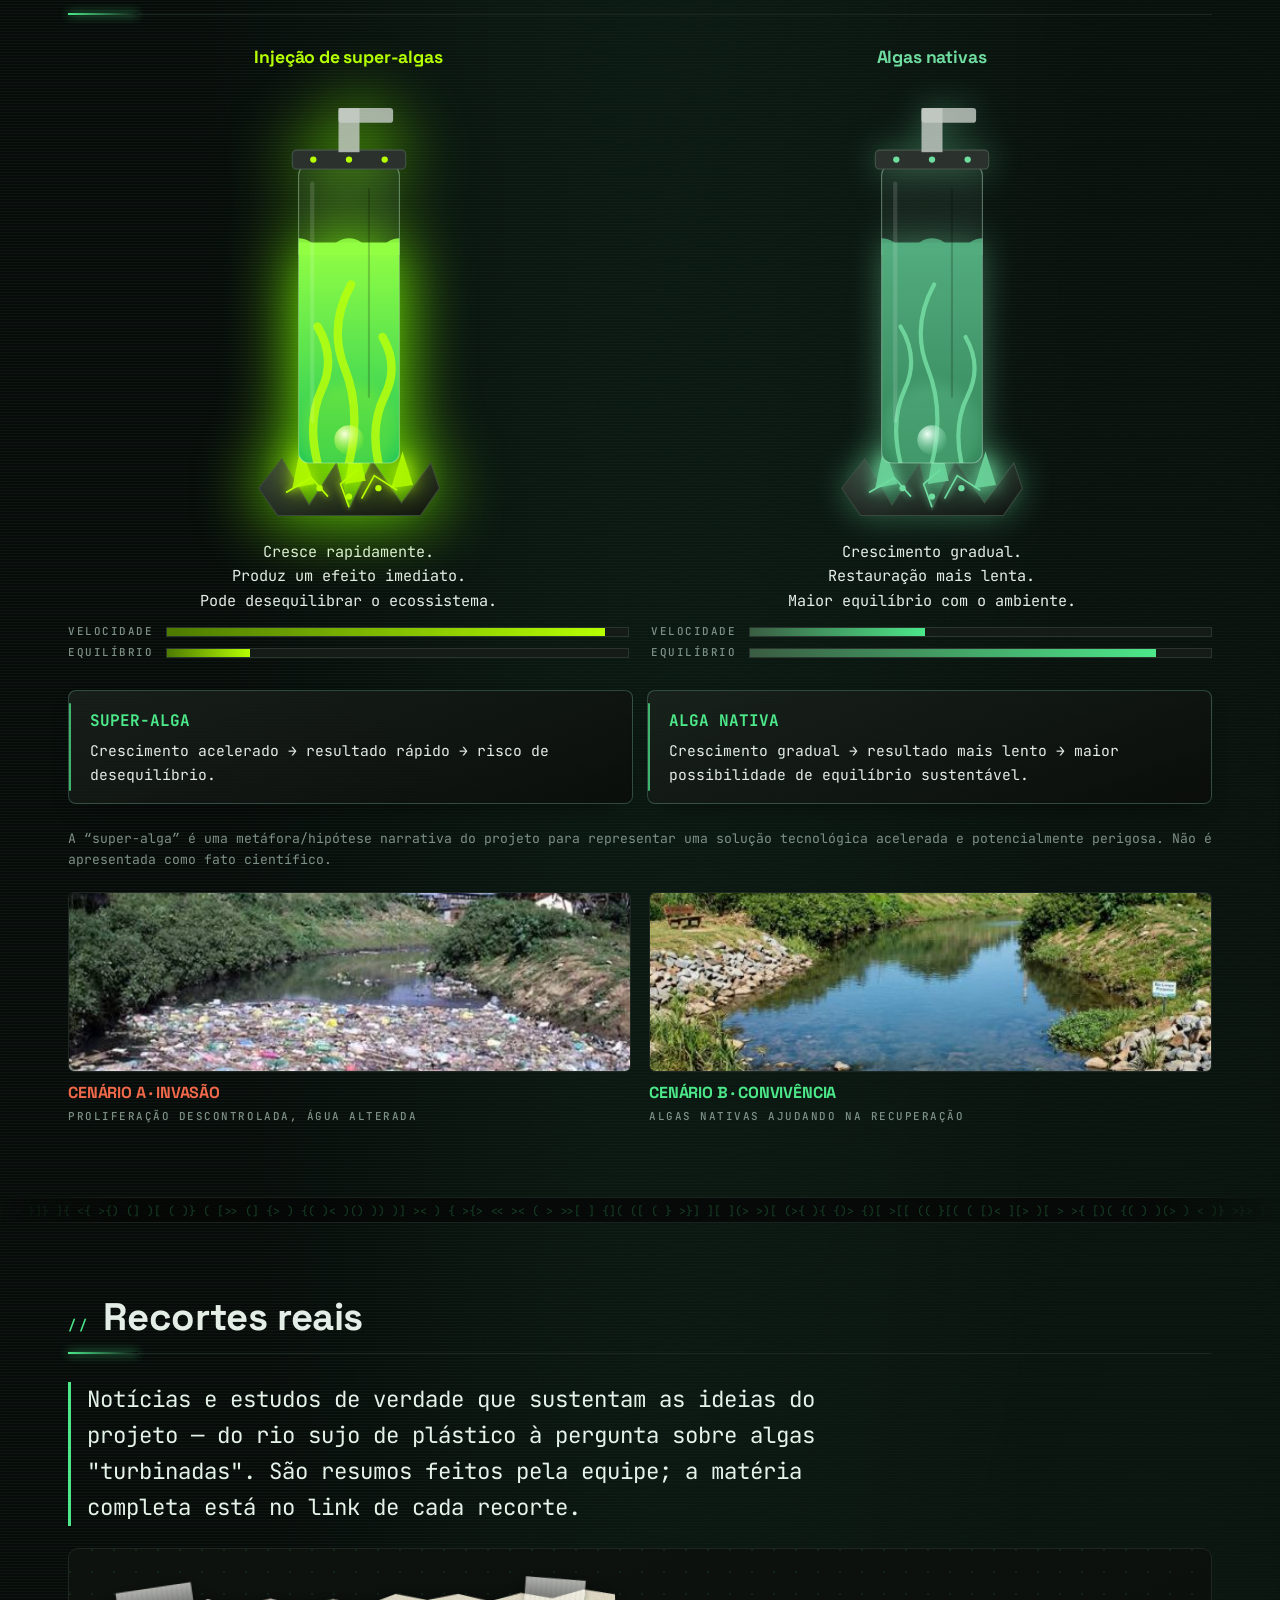
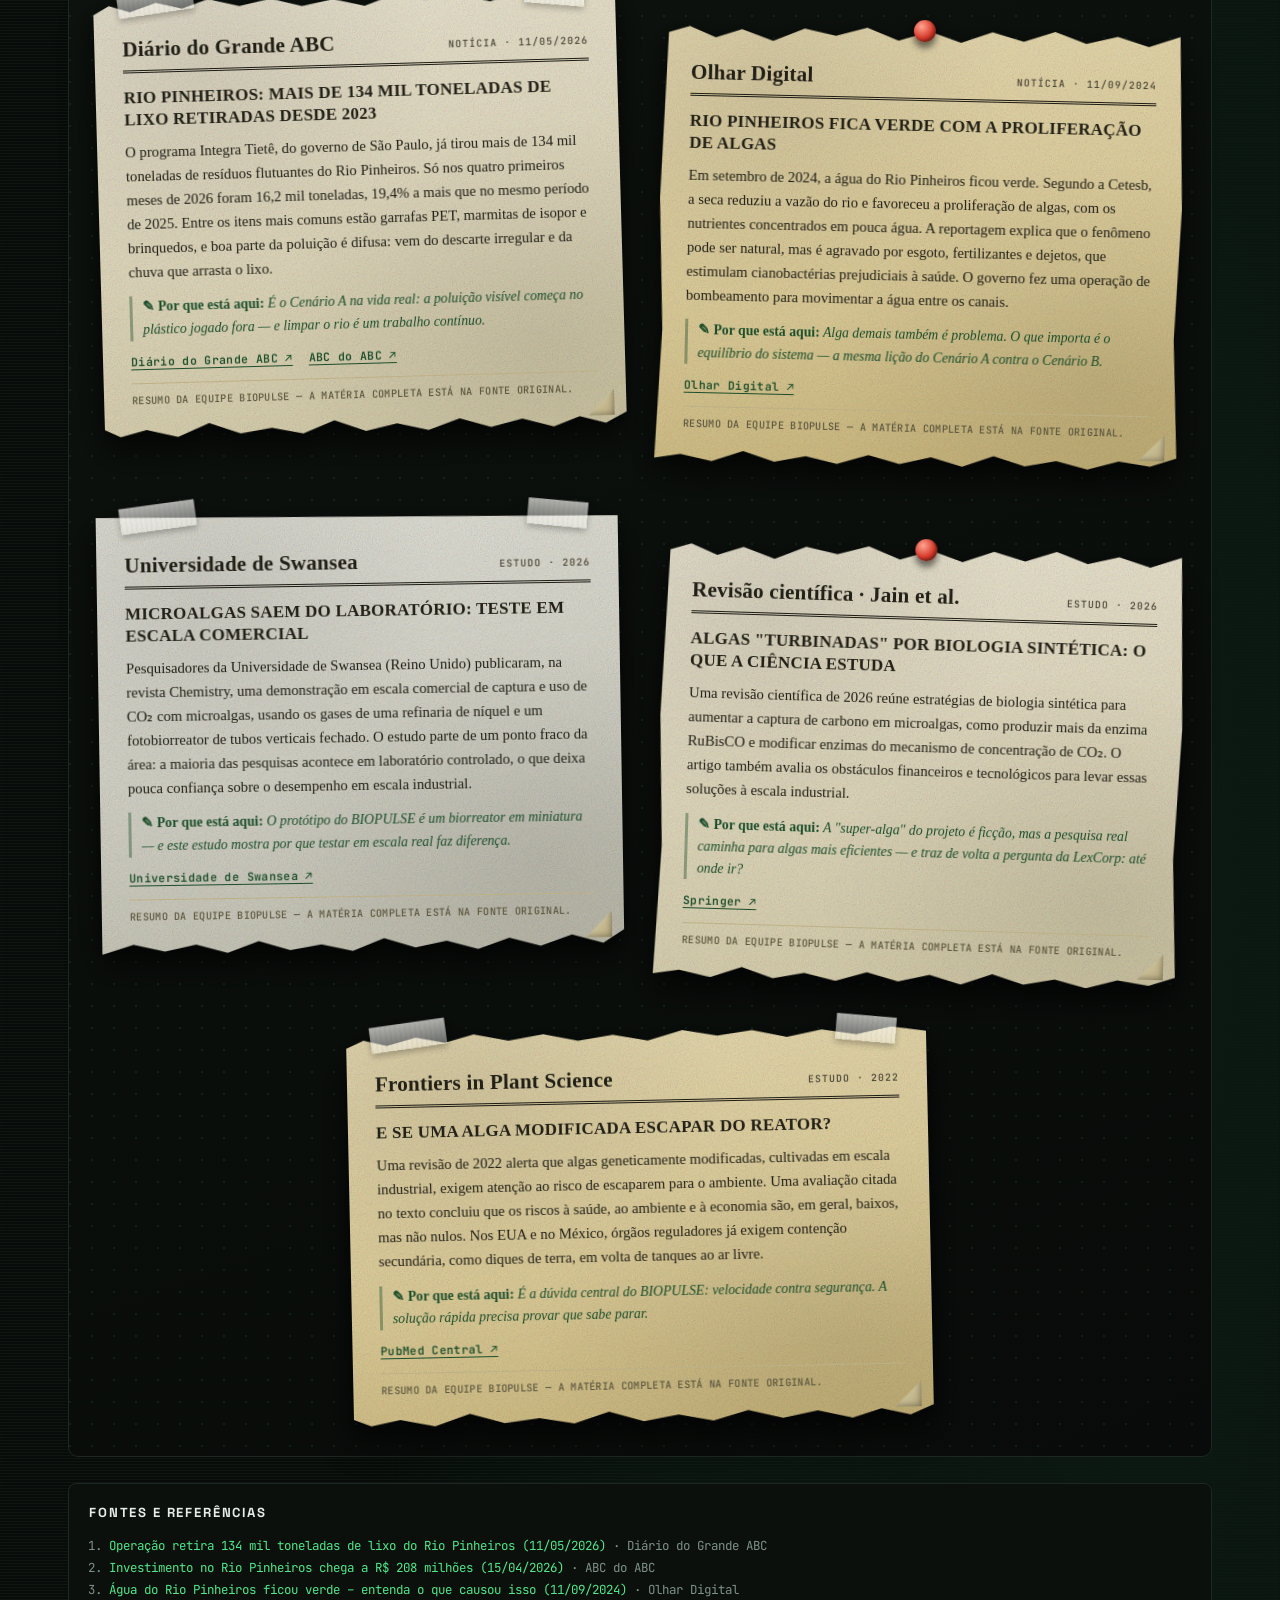
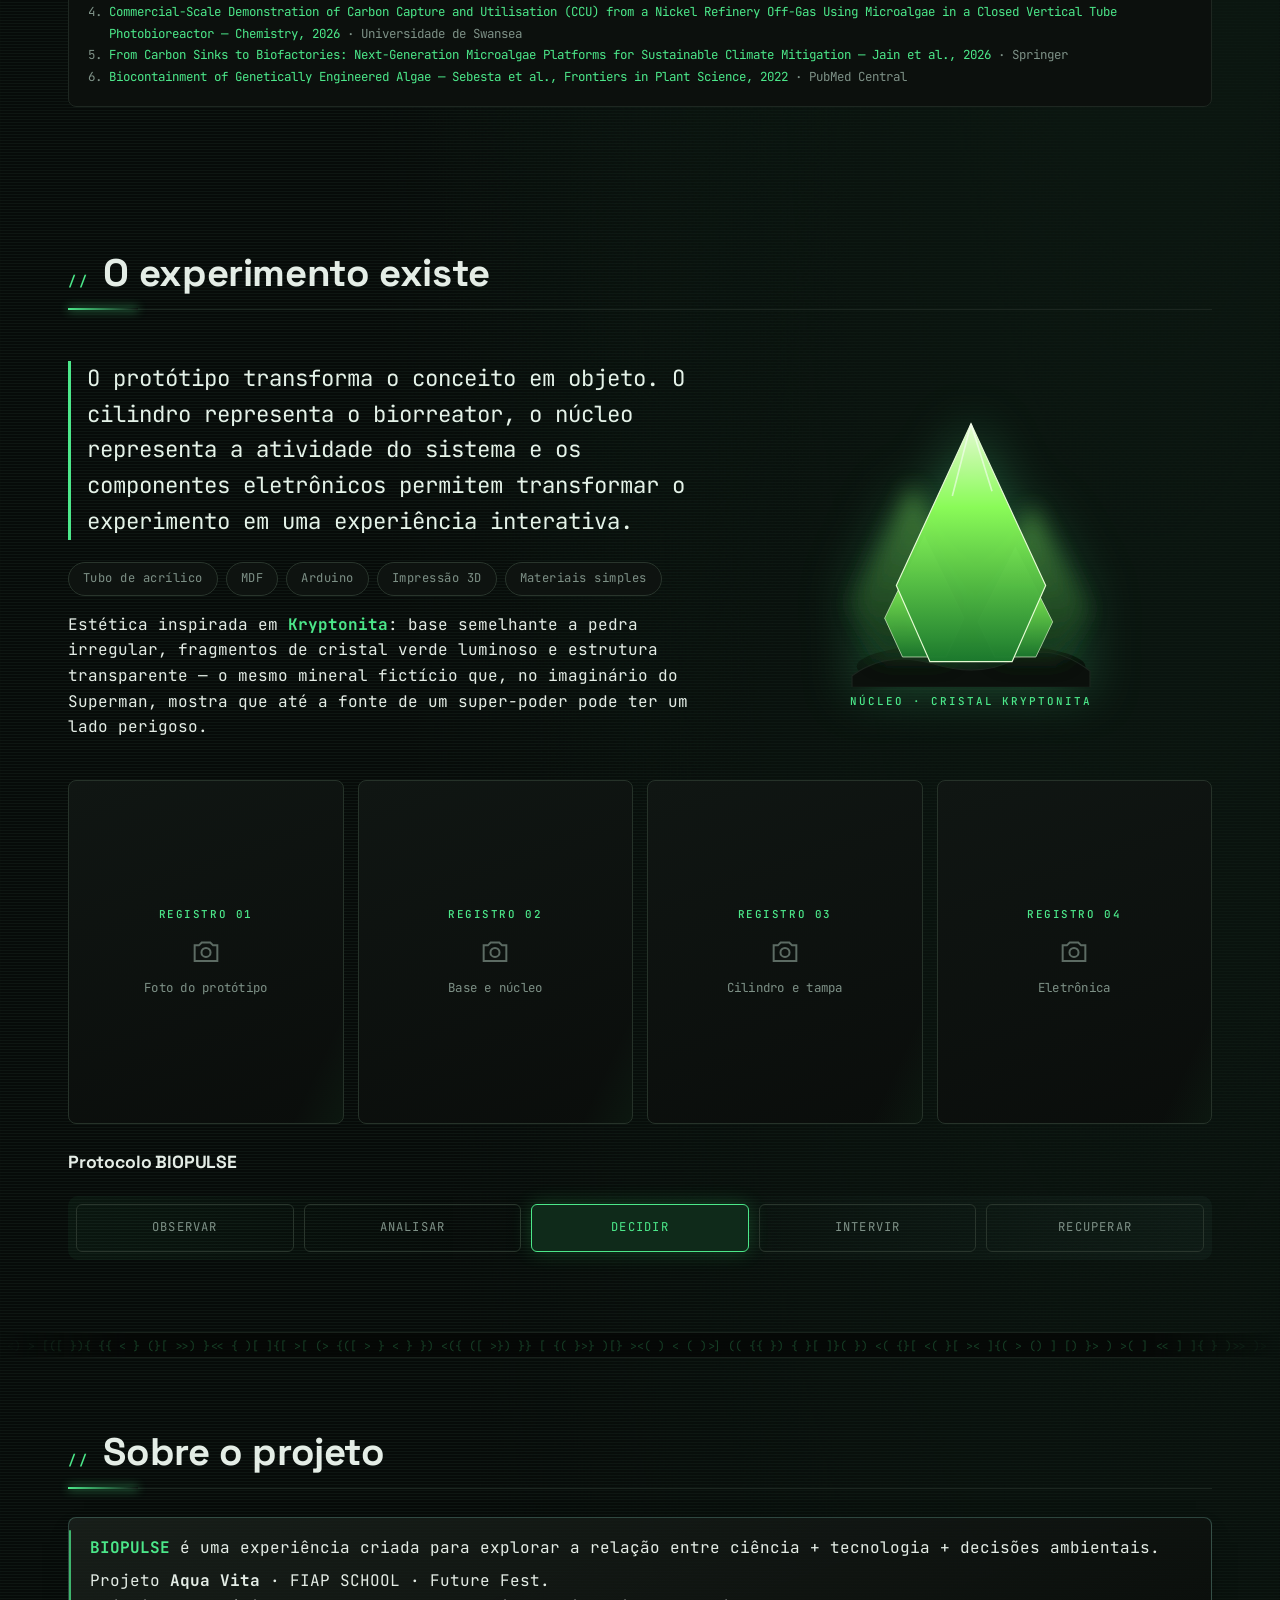
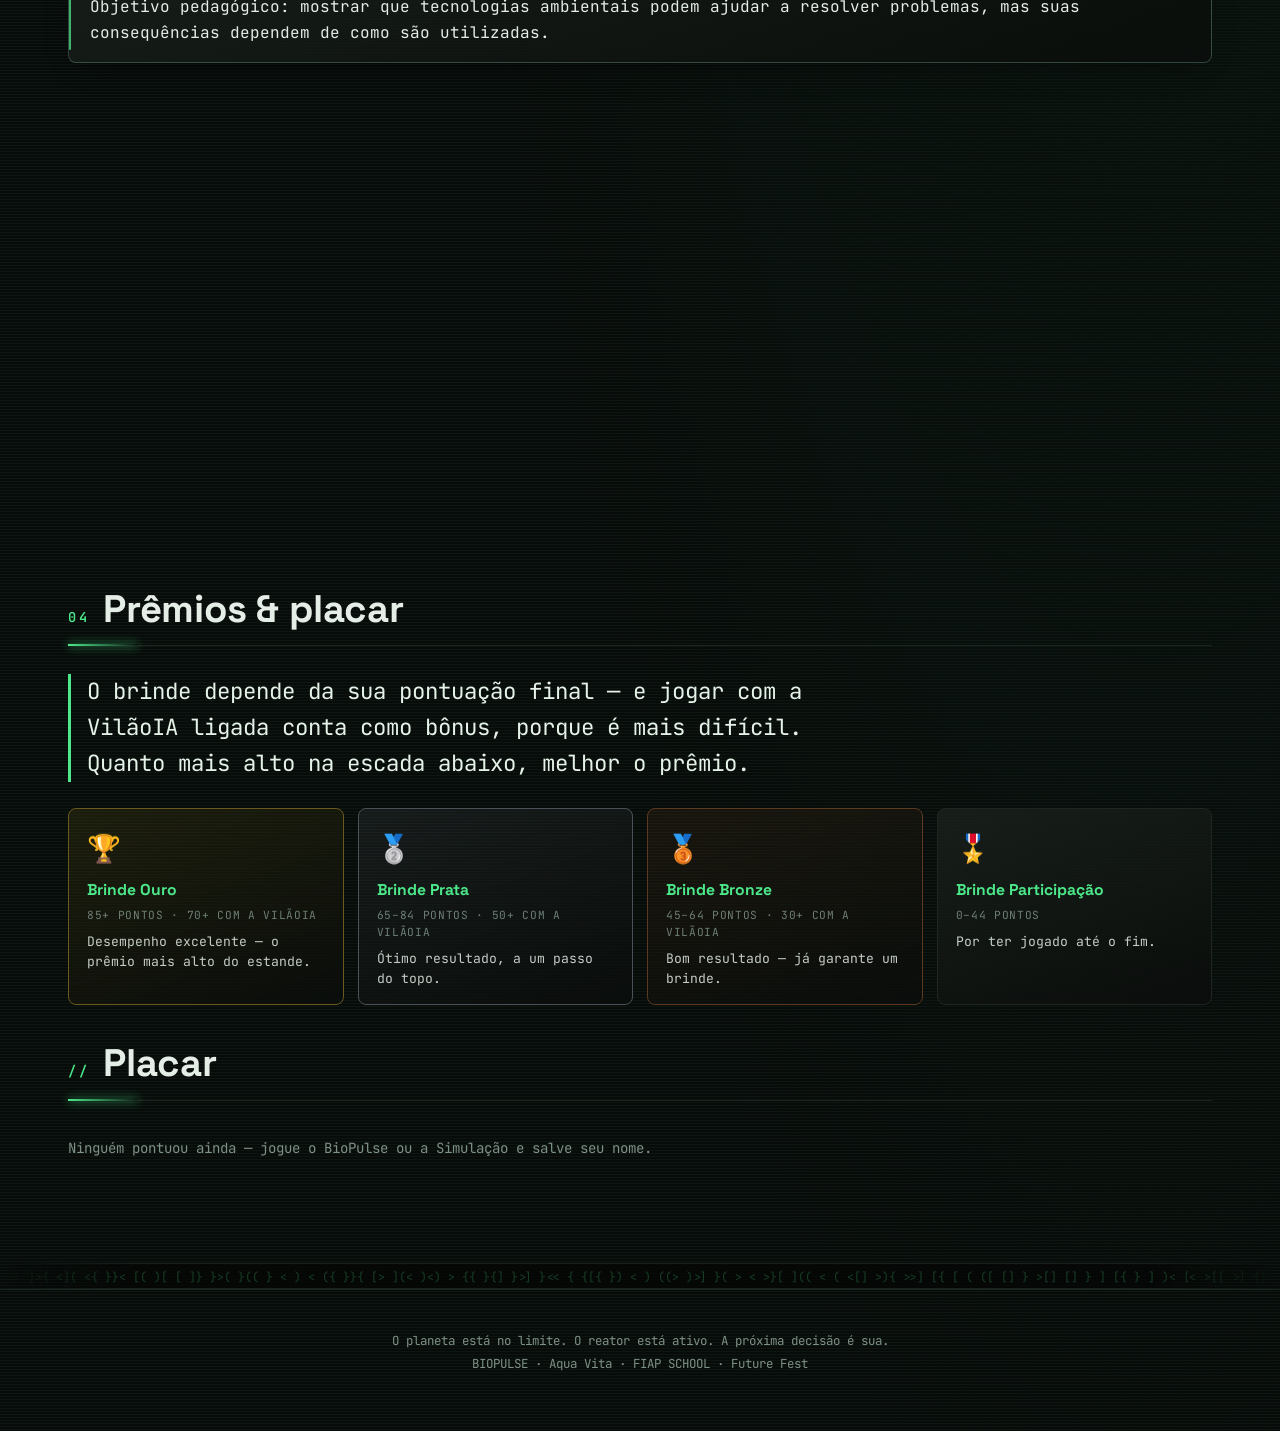
<file: biofilita.html>
<!DOCTYPE html>
<html lang="pt-BR">
<head>
<meta charset="utf-8">
<meta name="viewport" content="width=device-width, initial-scale=1, viewport-fit=cover">
<title>BIOPULSE · Aqua Vita · Future Fest</title>
<meta name="description" content="BIOPULSE — protótipo e experiência interativa do grupo Aqua Vita sobre algas, poluição e as consequências de soluções ambientais aceleradas. Projeto do Future Fest, FIAP SCHOOL.">
<meta name="theme-color" content="#070b09">
<meta property="og:title" content="BIOPULSE · Aqua Vita">
<meta property="og:description" content="Um biorreator, uma IA e uma decisão: o que acontece quando a tecnologia ambiental anda mais rápido que o equilíbrio do planeta.">
<meta property="og:type" content="website">
<link rel="icon" href="data:image/svg+xml,%3Csvg xmlns='http://www.w3.org/2000/svg' viewBox='0 0 100 100'%3E%3Crect width='100' height='100' rx='20' fill='%23070b09'/%3E%3Ccircle cx='50' cy='58' r='16' fill='%234ce88a'/%3E%3Cpath d='M50 20v24M36 40q14-10 28 0' stroke='%234ce88a' stroke-width='6' fill='none' stroke-linecap='round'/%3E%3C/svg%3E">
<link rel="preconnect" href="https://fonts.googleapis.com">
<link rel="preconnect" href="https://fonts.gstatic.com" crossorigin>
<link href="https://fonts.googleapis.com/css2?family=Space+Grotesk:wght@500;700&family=JetBrains+Mono:wght@400;500;600&display=swap" rel="stylesheet">
<style>
/* ## GUIA DE ESTILOS: base global → componentes → seções → responsividade. */
/* ## 01. Base global: cores, tipografia e comportamento da página */
:root{--bg:#070b09;--stone:#1a1f1c;--moss:#3a5c42;--deep:#0f3a22;--neon:#4ce88a;--neon2:#8fe3d0;--amber:#e8b04c;--txt:#e4ede6;--mut:#7e9187;--warn:#f0694a;--line:#1e2721;--panel:#10140f;--radius:2px;color-scheme:dark;box-sizing:border-box;padding-top:env(safe-area-inset-top,0px);padding-bottom:env(safe-area-inset-bottom,0px)}
*,*::before,*::after{box-sizing:inherit}
html{scroll-behavior:smooth;scroll-padding-top:calc(110px + env(safe-area-inset-top,0px));background:var(--bg)}
body{margin:0;background:radial-gradient(ellipse at 50% 0,#0f2419 0,transparent 55%),radial-gradient(ellipse at 90% 60%,#0c1912 0,transparent 50%),repeating-linear-gradient(180deg,#ffffff 0 1px,transparent 1px 3px),var(--bg);background-blend-mode:normal,normal,overlay,normal;background-size:auto,auto,100% 3px,auto;color:var(--txt);font:16px/1.6 "JetBrains Mono",ui-monospace,"SF Mono",Menlo,Consolas,monospace;-webkit-font-smoothing:antialiased;overflow-x:hidden}
h1,h2,h3{font-family:"Space Grotesk",Arial,sans-serif;font-weight:700;margin:0;letter-spacing:-.01em}
small{color:var(--mut);letter-spacing:.14em;font-size:.68rem;text-transform:uppercase;display:block;font-weight:500}
#fx{position:fixed;inset:0;z-index:0;pointer-events:none}
main,header,footer{position:relative;z-index:1}
section{padding:72px 18px;max-width:1180px;margin:auto}
.sec-h{display:flex;align-items:baseline;gap:14px;margin-bottom:28px;padding-bottom:14px;border-bottom:1px solid #1c2620}.sec-h span{color:var(--neon);font-size:.85rem;letter-spacing:.2em;font-weight:600;font-family:"JetBrains Mono",monospace}.sec-h h2{font-size:clamp(1.5rem,4.2vw,2.4rem);line-height:1.15}
.panel{position:relative;background:linear-gradient(160deg,rgba(28,35,30,.78),rgba(10,13,11,.88));border:1px solid var(--line);border-radius:8px;padding:17px 19px 17px 21px;box-shadow:0 10px 28px -16px #000d}
.panel::before{content:"";position:absolute;left:0;top:12px;bottom:12px;width:2px;border-radius:2px;background:var(--neon);opacity:.75}
.btn{font:"JetBrains Mono",inherit;font-weight:500;color:var(--txt);cursor:pointer;background:linear-gradient(180deg,#232b25,#141814);border:1px solid #3a463d;border-radius:6px;padding:11px 18px;letter-spacing:.08em;text-transform:uppercase;font-size:.82rem;box-shadow:inset 0 1px 0 #ffffff0f,0 3px 10px -4px #000a;transition:border-color .18s,box-shadow .18s,color .18s,transform .18s}
.btn:hover{border-color:var(--neon);box-shadow:inset 0 1px 0 #ffffff14,0 0 0 1px #3dff7a33,0 6px 18px -6px #3dff7a44;color:#fff}
.btn:active,.btn.press{transform:translateY(1px) scale(.99);background:#123321;box-shadow:0 0 0 1px var(--neon),0 0 20px -4px var(--neon)}
.btn.big{font-size:.95rem;padding:16px 32px;border-color:#3a5a44}
.btn.warn{border-color:#5a332c}.btn.warn:hover{border-color:var(--warn);box-shadow:0 0 0 1px #ff5a3d33,0 6px 18px -6px #ff5a3d55}
/* ## 02. Barra de anúncio e sistema de prêmios */
.annbar{position:sticky;top:env(safe-area-inset-top,0px);z-index:51;display:flex;align-items:center;gap:14px;height:34px;background:#050705;border-bottom:1px solid var(--line);overflow:hidden}
.acode{flex:1 1 0;min-width:0;height:100%;overflow:hidden;position:relative;-webkit-mask-image:linear-gradient(90deg,transparent,#000 18%,#000 82%,transparent);mask-image:linear-gradient(90deg,transparent,#000 18%,#000 82%,transparent)}
.acode span{position:absolute;top:0;left:0;white-space:nowrap;font-family:"JetBrains Mono",monospace;font-size:.8rem;letter-spacing:.02em;color:var(--neon);opacity:.4;line-height:34px}
.acode:first-child span{animation:acodeL 22s linear infinite}.acode:last-child span{animation:acodeR 22s linear infinite}
@keyframes acodeL{from{transform:translateX(0)}to{transform:translateX(-50%)}}
@keyframes acodeR{from{transform:translateX(-50%)}to{transform:translateX(0)}}
.anntext{flex:0 0 auto;font-size:.78rem;color:var(--txt);white-space:nowrap;padding:0 4px}.anntext .adot{color:var(--mut);margin:0 2px}.anntext a{color:var(--neon);text-decoration:none;font-weight:600}.anntext a:hover{text-decoration:underline}.anntext i{font-style:normal}
@media(max-width:820px){.acode{display:none}.annbar{padding:0 14px}.anntext{flex:1 1 auto;min-width:0;overflow:hidden;text-overflow:ellipsis;text-align:center;font-size:.7rem}}
.prizeladder{display:grid;grid-template-columns:repeat(auto-fit,minmax(220px,1fr));gap:14px;margin:26px 0}
.prize{position:relative;padding:18px 18px 16px;border:1px solid var(--line);border-radius:8px;background:linear-gradient(160deg,rgba(28,35,30,.78),rgba(10,13,11,.88));transition:transform .2s,box-shadow .2s}
.prize:hover{transform:translateY(-3px);box-shadow:0 14px 28px -16px #000d}
.prize .ico{font-size:1.7rem;margin-bottom:8px;display:block}
.prize h4{margin:0 0 4px;font-size:.98rem;color:var(--neon);font-family:"Space Grotesk",sans-serif}
.prize .thresh{margin:0 0 8px;font-size:.7rem;letter-spacing:.06em;color:var(--mut);text-transform:uppercase}
.prize p{margin:0;font-size:.82rem;color:var(--txt);opacity:.85;line-height:1.5}
.prize.tier-gold{border-color:#6b5a1f;background:linear-gradient(160deg,rgba(76,70,20,.3),rgba(10,13,11,.9))}
.prize.tier-silver{border-color:#4a5258;background:linear-gradient(160deg,rgba(60,66,70,.28),rgba(10,13,11,.9))}
.prize.tier-bronze{border-color:#5c3a22;background:linear-gradient(160deg,rgba(70,46,24,.28),rgba(10,13,11,.9))}
.boardwrap{margin-top:12px}
table.board{width:100%;border-collapse:collapse;font-size:.88rem}
table.board th{text-align:left;color:var(--mut);font-weight:500;letter-spacing:.08em;font-size:.68rem;text-transform:uppercase;padding:8px 10px;border-bottom:1px solid var(--line)}
table.board td{padding:10px;border-bottom:1px solid #141a16}
table.board tr:first-child td{color:var(--neon);font-weight:600}
.boardEmpty{color:var(--mut);font-size:.88rem;padding:18px 0}
.scorebox{margin-top:10px;padding:14px 16px;border:1px solid var(--line);border-radius:8px;background:#0c100d}.scorebox p{margin:0 0 8px;color:var(--neon);font-size:.9rem}
.scorerow{display:flex;gap:8px;flex-wrap:wrap;margin:8px 0}
.scorerow input{flex:1 1 160px;background:#0a0d0a;border:1px solid var(--line);border-radius:6px;color:var(--txt);font:inherit;padding:10px 12px}
.scorerow input:focus{outline:none;border-color:var(--neon)}
.scoremsg,.scorebox small{display:block;color:var(--mut);font-size:.76rem;margin-top:6px}
/* LexCorp */
/* ## 03. Cards narrativos, arquivo LexCorp e transições de entrada */
.lexfile{margin-top:28px;border:1px solid #4a2420;border-radius:8px;background:linear-gradient(160deg,rgba(40,18,16,.55),rgba(10,13,11,.9));padding:18px 20px}
.lexhead{display:flex;align-items:center;gap:12px;margin-bottom:14px}
.lexmark{font-size:1.6rem;color:var(--warn);line-height:1}
.lexhead b{display:block;font-family:"Space Grotesk",sans-serif;font-size:1.1rem;letter-spacing:.06em;color:#ffb199}
.lexhead small{display:block;color:var(--mut);font-size:.7rem;letter-spacing:.1em;text-transform:uppercase}
.lexbody{margin-top:16px;padding-top:14px;border-top:1px dashed #4a2420}
.lexbody p{font-size:.88rem;line-height:1.65;color:var(--txt);margin:0 0 12px}
.lexbody i{color:var(--warn);font-style:normal;letter-spacing:.06em;font-size:.76rem}
.lexfoot{color:var(--mut)!important;font-size:.74rem!important;font-family:"JetBrains Mono",monospace}
/* Recortes de jornal */
.clip{position:relative;max-width:560px;margin:46px auto 30px;rotate:var(--r,-1.2deg);
  --edge:polygon(0% 3%,3% 1%,7% 2.5%,12% .5%,17% 2%,22% 0%,28% 1.8%,34% .3%,40% 2.2%,46% .8%,52% 2.5%,58% 0%,64% 1.6%,70% .4%,76% 2.3%,82% .6%,88% 2%,94% .2%,100% 1.5%,100% 97%,96% 99.5%,91% 97.8%,86% 100%,80% 98%,74% 99.7%,68% 97.5%,62% 100%,56% 98.3%,50% 99.8%,44% 97.2%,38% 100%,32% 98.5%,26% 99.6%,20% 97%,14% 100%,8% 98.2%,3% 99.7%,0% 98%);
  filter:drop-shadow(0 16px 16px rgba(0,0,0,.55)) drop-shadow(0 2px 4px rgba(0,0,0,.4))}
.clip.e2{--edge:polygon(1% 2%,5% .5%,10% 3%,15% 1%,21% 3.5%,27% .5%,33% 2%,39% 0%,45% 2.8%,51% .6%,57% 3%,63% .4%,69% 2.4%,75% 0%,81% 2.6%,87% .8%,93% 3%,99% .5%,100% 40%,99% 70%,100% 97%,95% 99%,89% 98%,83% 100%,77% 98.2%,71% 99.6%,65% 97.4%,59% 100%,53% 98%,47% 99.7%,41% 97.8%,35% 100%,29% 98.4%,23% 99.8%,17% 97.5%,11% 100%,5% 98.5%,0% 99.5%,1% 70%,0% 40%)}
.clip.e3{--edge:polygon(0 0,100% 1.2%,100% 96%,96% 99%,90% 97%,84% 99.5%,78% 97.5%,72% 100%,66% 98%,60% 99.4%,54% 97.2%,48% 100%,42% 98.4%,36% 99.6%,30% 97.4%,24% 100%,18% 98%,12% 99.5%,6% 97.8%,0 100%)}
.clip.p2{--p1:#e6e5dc;--p2:#d5d4c8;--p3:#c6c4b4}
.clip.p3{--p1:#ecdfb6;--p2:#e0cf9a;--p3:#cdb97c}
.clip .paper{position:relative;color:#211f16;padding:36px 28px 28px;font-family:Georgia,"Times New Roman",serif;clip-path:var(--edge);
  background:radial-gradient(ellipse at 20% 15%,#00000012,transparent 40%),radial-gradient(ellipse at 85% 80%,#00000014,transparent 45%),linear-gradient(170deg,var(--p1,#efe9d6),var(--p2,#e2dabd) 60%,var(--p3,#d8cfab))}
.clip .paper::before{content:"";position:absolute;inset:0;pointer-events:none;mix-blend-mode:multiply;opacity:.5;
  background-image:url("data:image/svg+xml,%3Csvg xmlns='http://www.w3.org/2000/svg' width='140' height='140'%3E%3Cfilter id='n'%3E%3CfeTurbulence type='fractalNoise' baseFrequency='0.85' numOctaves='2' stitchTiles='stitch'/%3E%3C/filter%3E%3Crect width='100%25' height='100%25' filter='url(%23n)'/%3E%3C/svg%3E");background-size:140px 140px}
.clip .paper::after{content:"";position:absolute;right:12px;bottom:10px;width:26px;height:26px;background:linear-gradient(135deg,#f3eddc 48%,#c9bd95 50%,#b6a97d 100%);clip-path:polygon(100% 0,0% 100%,100% 100%);box-shadow:-3px -3px 6px -2px rgba(0,0,0,.35) inset}
.tape{position:absolute;top:-13px;width:76px;height:26px;z-index:3;background:linear-gradient(180deg,rgba(255,255,250,.78),rgba(255,255,250,.45));box-shadow:0 3px 6px rgba(0,0,0,.3);opacity:.88}
.tape::after{content:"";position:absolute;inset:0;background:repeating-linear-gradient(90deg,rgba(0,0,0,.03) 0 2px,transparent 2px 5px)}
.tape.t1{left:24px;transform:rotate(-7deg)}.tape.t2{right:30px;top:-11px;width:60px;transform:rotate(6deg)}
.pin{position:absolute;top:-9px;left:50%;width:22px;height:22px;margin-left:-11px;border-radius:50%;z-index:3;background:radial-gradient(circle at 35% 30%,#ffa391,#d63a2a 55%,#7d1d14);box-shadow:0 6px 6px rgba(0,0,0,.5),inset -2px -2px 3px rgba(0,0,0,.3)}
.paper .newshead{position:relative;z-index:1;display:flex;justify-content:space-between;align-items:baseline;flex-wrap:wrap;gap:6px;border-bottom:3px double #1c1b14;padding-bottom:9px;margin-bottom:14px}
.paper .newshead b{font-size:1.32rem;letter-spacing:.01em;line-height:1.15}
.paper .newshead small{font-family:"JetBrains Mono",monospace;font-size:.62rem;letter-spacing:.1em;text-transform:uppercase;color:#4a4536}
.paper h4{position:relative;z-index:1;margin:0 0 10px;font-size:1.06rem;line-height:1.3;text-transform:uppercase;letter-spacing:.015em}
.paper p{position:relative;z-index:1;margin:0 0 12px;font-size:.92rem;line-height:1.62}
.paper .why{font-style:italic;color:#1b4d2a;border-left:3px solid #1b4d2a66;padding-left:10px;font-size:.86rem}
.paper .why i{font-weight:700;font-style:normal}
.newslinks{position:relative;z-index:1;display:flex;flex-wrap:wrap;gap:4px 16px;margin:2px 0 12px}
.newslink{font-family:"JetBrains Mono",monospace;font-size:.72rem;letter-spacing:.03em;color:#1b4d2a;text-decoration:underline;text-underline-offset:3px;font-weight:600}
.newslink:hover{color:#0b2a14}
.paper .newsfoot{position:relative;z-index:1;display:block;font-family:"JetBrains Mono",monospace;font-size:.64rem;color:#5c573f;letter-spacing:.03em;border-top:1px solid #bdb087;padding-top:9px}
/* ## 04. Mural de recortes, fontes científicas e matérias fictícias */
.clipwall{display:grid;grid-template-columns:repeat(2,minmax(0,1fr));gap:48px 38px;align-items:start;padding:46px 30px 34px;margin-top:22px;border:1px solid var(--line);border-radius:10px;background:radial-gradient(circle at 1px 1px,#4ce88a18 1px,transparent 1.6px) 0 0/22px 22px,linear-gradient(160deg,#0d120e,#080b09)}
.clipwall .clip{margin:0;max-width:none}.clipwall .clip:nth-child(even){margin-top:34px}
.clipwall .clip:last-child:nth-child(odd){grid-column:1/-1;max-width:580px;margin:0 auto;width:100%}
.sources{margin-top:26px;padding:18px 20px;border:1px solid var(--line);border-radius:8px;background:#0c100d}
.sources h3{margin:0;font-size:.82rem;letter-spacing:.14em;text-transform:uppercase;color:var(--txt)}
.sources ol{margin:12px 0 0;padding-left:20px;font-size:.78rem;line-height:1.75;color:var(--mut)}
.sources a{color:var(--neon);text-decoration:none;word-break:break-word}.sources a:hover{text-decoration:underline}
@media(max-width:820px){.clipwall{grid-template-columns:1fr;padding:38px 14px 24px;gap:40px}.clipwall .clip:nth-child(even){margin-top:0}.clip .paper{padding:34px 18px 24px}.tape.t1{left:14px}.tape.t2{right:16px}}
:focus-visible{outline:2px solid var(--neon);outline-offset:3px;border-radius:4px}
@media(prefers-reduced-motion:reduce){html{scroll-behavior:auto}.acode span,.codeband span,.krypto .spark,.shards path,.wave,.core,.halo,.gal figure::before{animation:none!important}.rv{transition:none}}
/* efeito CRT / fósforo verde */
#crt{position:fixed;inset:0;z-index:9000;pointer-events:none;
  background:
    repeating-linear-gradient(180deg,rgba(0,0,0,0) 0px,rgba(0,0,0,0) 1px,rgba(0,0,0,.32) 2px,rgba(0,0,0,0) 3px),
    repeating-radial-gradient(circle at 1px 1px,rgba(140,255,170,.05) 0,rgba(140,255,170,.05) .5px,transparent 1px,transparent 3px);
  background-size:100% 3px,3px 3px;
  box-shadow:inset 0 0 60px 12px #000b,inset 0 0 190px 60px #0009;
  animation:crtflicker 6s infinite;
  mix-blend-mode:normal}
#crt::before{content:"";position:absolute;inset:0;background:radial-gradient(ellipse at 50% 40%,transparent 55%,#000 130%);opacity:.42}
.crt-roll{position:absolute;left:0;right:0;height:140px;top:-20%;background:linear-gradient(180deg,transparent,#8cffaa0d 45%,#8cffaa14 50%,#8cffaa0d 55%,transparent);animation:crtroll 13s linear infinite}
@keyframes crtroll{0%{top:-20%}100%{top:120%}}
@keyframes crtflicker{0%,100%{opacity:1}92%{opacity:1}93%{opacity:.93}94%{opacity:1}97%{opacity:.97}98%{opacity:1}}
@media(prefers-reduced-motion:reduce){#crt{animation:none}.crt-roll{display:none}}
@media(max-width:820px){#crt{box-shadow:inset 0 0 40px 10px #000c,inset 0 0 120px 50px #000a}}
.codeband{position:relative;height:26px;overflow:hidden;background:#050705;border-top:1px solid var(--line);border-bottom:1px solid var(--line);-webkit-mask-image:linear-gradient(90deg,transparent,#000 10%,#000 90%,transparent);mask-image:linear-gradient(90deg,transparent,#000 10%,#000 90%,transparent)}
.codeband span{position:absolute;top:0;left:0;white-space:nowrap;font-family:"JetBrains Mono",monospace;font-size:.72rem;color:var(--neon);opacity:.3;line-height:26px;animation:acodeL 34s linear infinite}
.codeband.rev span{animation:acodeR 34s linear infinite}
/* ## 05. Cabeçalho, menu e abertura (hero) */
header{position:sticky;top:calc(34px + env(safe-area-inset-top,0px));z-index:50;display:flex;flex-wrap:wrap;gap:10px;justify-content:space-between;align-items:center;padding:14px 20px;background:#070a08cc;backdrop-filter:blur(14px) saturate(1.2);border-bottom:1px solid #1c2620}
header h1{font-size:1.3rem;letter-spacing:-.02em;color:#eafff1;text-shadow:0 0 24px #3dff7a55}header small{letter-spacing:.1em;margin-top:1px}
nav{display:flex;gap:6px}.nb i{color:var(--neon);font-style:normal;margin-right:7px;opacity:.8;font-family:"JetBrains Mono",monospace}.nb{padding:9px 14px;font-size:.72rem;background:transparent;border-color:transparent;box-shadow:none}.nb:hover{background:#0f1a13;border-color:#29352c}.nb.cur{background:#0f1a13;border-color:var(--line);color:#fff}.nb.cur i{opacity:1}
#wipe{position:fixed;left:0;top:0;height:3px;width:100%;background:var(--neon);box-shadow:0 0 16px var(--neon);transform:scaleX(0);transform-origin:left;z-index:99}#wipe.go{animation:wipe .6s}
@keyframes wipe{0%{transform:scaleX(0);transform-origin:left}50%{transform:scaleX(1);transform-origin:left}51%{transform-origin:right}100%{transform:scaleX(0);transform-origin:right}}
/* hero */
#hero{padding-top:26px}
.herogrid{display:grid;grid-template-columns:1.15fr 1fr;gap:40px;align-items:center;text-align:left}
.herocopy .kicker{color:var(--neon);font-size:.78rem;letter-spacing:.18em;text-transform:uppercase;font-weight:600;display:block;margin-bottom:18px}
.claim{font-size:clamp(2.1rem,4.6vw,3.4rem);line-height:1.08;color:#f2fbf5;max-width:11ch}
.lede{font-size:1.02rem;color:var(--txt);opacity:.86;max-width:46ch;margin:20px 0 26px;line-height:1.65;font-family:"JetBrains Mono",monospace}
.readout{display:flex;flex-wrap:wrap;gap:22px 28px;margin-top:32px;padding-top:22px;border-top:1px solid var(--line)}
.readout div{min-width:76px}.readout small{font-size:.64rem;letter-spacing:.1em;margin-bottom:4px}.readout b{color:var(--neon);font-size:1rem;font-family:"Space Grotesk",sans-serif;font-weight:700}
.rwrap{position:relative;text-align:center}.rwrap::before{content:"";position:absolute;inset:8% -20% 0;background:radial-gradient(closest-side,#3dff7a1c,transparent);z-index:-1}
.pstat{margin-top:6px;letter-spacing:.2em;font-size:.75rem;color:var(--neon)}
body[data-p=risk] .pstat{color:#e8d04c}body[data-p=bad] .pstat{color:var(--warn)}
.cards{display:grid;grid-template-columns:1.3fr 1fr 1fr;gap:16px;margin:52px 0 8px;text-align:left}.cards .panel{cursor:pointer;transition:transform .2s,box-shadow .2s,border-color .2s}.cards .panel:hover{transform:translateY(-4px);box-shadow:0 16px 32px -16px #000d}.cards h3{font-size:.92rem;color:var(--mut);margin-bottom:8px;letter-spacing:.14em;text-transform:uppercase;font-family:"JetBrains Mono",monospace;font-weight:500}.cards p{margin:0;font-size:1rem;color:var(--txt);font-family:"Space Grotesk",sans-serif;line-height:1.4}.cards .feat{background:linear-gradient(160deg,rgba(76,232,138,.1),rgba(10,13,11,.9))}
/* reactor */
.reactor{--liq:#1e7a41;--liqtop:#2f9a56;--core:#4ce88a;--corebright:#eafff0;filter:drop-shadow(0 0 16px color-mix(in srgb,var(--core) 40%,transparent));transition:filter .6s}
.reactor svg{display:block;width:100%;height:auto;max-height:70vh}
.reactor:not(.on){filter:brightness(.45) saturate(.6)}.reactor:not(.on) .bub{display:none}
.liqTop{stop-color:var(--liqtop);transition:stop-color 1s}.liqBot{stop-color:var(--liq);transition:stop-color 1s}
.wave{fill:var(--liqtop);opacity:.9;transition:fill 1s}.wave{animation:wv 3s linear infinite}@keyframes wv{to{transform:translateX(-48px)}}
.coreA{stop-color:var(--corebright)}.coreB{stop-color:var(--core);stop-opacity:0}
.core{animation:pulse 2.4s ease-in-out infinite;transform-box:fill-box;transform-origin:center}.halo{fill:var(--core);opacity:.22;animation:pulse 2.4s ease-in-out infinite;transform-box:fill-box;transform-origin:center}
@keyframes pulse{50%{opacity:.6;transform:scale(1.12)}}
.algae path{fill:none;stroke:var(--core);stroke-width:4;stroke-linecap:round;opacity:.85;transform-box:fill-box;transform-origin:50% 100%;animation:sway 3s ease-in-out infinite alternate}.algae path:nth-child(2){animation-delay:-1s}.algae path:nth-child(3){animation-delay:-2s}
@keyframes sway{to{transform:rotate(7deg) skewX(5deg)}}
.bub{fill:#dfffe8;opacity:0;animation:rise var(--t) linear infinite var(--d)}@keyframes rise{10%{opacity:.8}100%{transform:translateY(-230px);opacity:0}}
.vein{fill:none;stroke:var(--core);stroke-width:1.6;filter:drop-shadow(0 0 3px var(--core))}.hole{fill:var(--core)}.led{fill:var(--core);animation:blink 1.6s steps(2) infinite}.led:nth-of-type(2n){animation-delay:.5s}@keyframes blink{50%{opacity:.2}}
.shards path{fill:var(--core);opacity:.9;filter:drop-shadow(0 0 7px var(--core)) drop-shadow(0 0 16px var(--core));animation:shard 2.6s ease-in-out infinite;transform-box:fill-box;transform-origin:50% 100%}
.shards path:nth-child(2){animation-delay:-.9s;filter:drop-shadow(0 0 9px var(--core)) drop-shadow(0 0 20px var(--core))}.shards path:nth-child(3){animation-delay:-1.7s}
@keyframes shard{0%,100%{opacity:.75;transform:scaleY(1)}50%{opacity:1;transform:scaleY(1.06)}}
body[data-p=risk] .main{--liq:#6a5d1c;--liqtop:#9a8a2f;--core:#e8d04c;--corebright:#fff9e0}body[data-p=bad] .main{--liq:#4a2417;--liqtop:#7a3d1f;--core:#ff7a4c;--corebright:#fff0e8}
body[data-p=bad] .main svg{animation:flick 1.1s steps(2) infinite}body.vil-on .main svg{animation:flick .5s steps(2) infinite}
@keyframes flick{0%{opacity:1}45%{opacity:.75;transform:translateX(1px)}100%{opacity:.95;transform:translateX(-1px)}}
.reactor.super{--liq:#19c452!important;--liqtop:#8fff3a!important;--core:#b6ff00!important;--corebright:#fbffe0!important;filter:drop-shadow(0 0 34px #7dff00)}.reactor.super .algae path{stroke-width:8;animation-duration:.7s}.reactor.super .halo,.reactor.super .core{animation-duration:.5s}.reactor.super svg{animation:overdrive 2.2s ease-in-out infinite!important}
@keyframes overdrive{0%,100%{filter:brightness(1)}50%{filter:brightness(1.22)}}
.reactor.native{--liq:#2b7f52;--liqtop:#4ca878;--core:#6fdca0;--corebright:#effff5}
/* ia */
/* ## 06. Seção IA: texto, indicadores e decisões */
.lead{font-size:clamp(1.05rem,2.4vw,1.4rem);border-left:3px solid var(--neon);padding-left:16px;max-width:820px;color:#e4f2e8}
.grid4{display:grid;grid-template-columns:repeat(auto-fit,minmax(230px,1fr));gap:14px;margin:26px 0}.grid4 b{color:var(--neon);letter-spacing:.14em;display:block;margin-bottom:6px}.grid4 p{margin:0;font-size:.92rem}
.rv{opacity:0;transform:translateY(16px);transition:.7s}.rv.in{opacity:1;transform:none}
/* game */
/* ## 07. Experiências interativas: jogo BioPulse e simulação */
.game{position:relative;padding:16px;border:1px solid #2a352d;background:#0a0e0bcc}
.gtop{display:flex;justify-content:space-between;align-items:center;gap:10px;margin-bottom:14px;flex-wrap:wrap}
.ggrid{display:grid;grid-template-columns:1.1fr 1fr;gap:16px}
.scwrap{display:flex;gap:8px;align-items:flex-end}.scwrap svg.sc{flex:1;min-width:0;border:1px solid #29352c}.scwrap .reactor{width:74px;flex:none}
.sky{fill:var(--sky,#2a6a8a)}.water{fill:var(--water,#1c7d6c)}.ground{fill:#1c221d}.smoke{opacity:var(--smoke,.1);fill:#5b5b58}.veg{opacity:var(--veg,.8)}.veg circle{fill:#2f8a3d}.veg rect{fill:#3a2a1a}.algaeb{opacity:var(--alg,.3)}.algaeb circle{fill:#3dff7a}.fac{fill:#242a26}.sun{fill:#e7f3c0;opacity:.7}
.inds{display:grid;gap:8px;margin-top:12px}.ind{display:grid;grid-template-columns:130px 1fr 54px;gap:8px;align-items:center;font-size:.72rem;letter-spacing:.08em}
.bar{height:10px;background:#151b17;border:1px solid #2a352d}.bar i{display:block;height:100%;width:50%;background:linear-gradient(90deg,var(--moss),var(--neon));transition:width .6s}.ind.p .bar i{background:linear-gradient(90deg,#6a5a1c,var(--warn))}
.ind em{font-style:normal;text-align:right}.dl{font-size:.68rem;margin-left:3px}.dl.up{color:var(--neon)}.dl.dn{color:var(--warn)}
.evt .q{font-size:1.1rem;margin:6px 0 14px;color:#e8f5ec}.opt{display:block;width:100%;text-align:left;margin-bottom:10px;font:inherit;color:var(--txt);cursor:pointer;background:linear-gradient(#232a25,#131814);border:1px solid #3a463d;border-left:4px solid var(--moss);padding:12px 14px;transition:.15s}.opt:hover{border-left-color:var(--neon);box-shadow:0 0 16px #3dff7a44;transform:translateX(3px)}.opt b{letter-spacing:.14em;color:var(--neon)}.opt small{text-transform:none;letter-spacing:0;font-size:.82rem;margin-top:2px}
.switch{border-bottom-color:#3a463d}.switch[aria-pressed=true]{color:#ffb3a3;border-color:var(--warn);border-bottom-color:var(--warn);box-shadow:0 0 22px #ff5a3d66;animation:flick .4s steps(2) infinite}
.vmsg{margin-top:14px;padding:10px 14px;border:1px dashed var(--warn);color:#ffb3a3;font-size:.85rem;animation:flick .5s steps(2) 3}.log{margin-top:12px;font-size:.78rem;color:var(--mut);min-height:64px}.log div{opacity:.85}
.end[hidden]{display:none}.end{position:absolute;inset:0;background:#050807f2;display:grid;place-content:center;text-align:center;padding:24px;z-index:5;gap:14px}.end h3{font-size:clamp(1.6rem,5vw,3rem)}.end.ok h3{color:var(--neon);text-shadow:0 0 24px var(--neon)}.end.bad h3{color:var(--warn);text-shadow:0 0 24px var(--warn)}.end p{max-width:520px;margin:0 auto}
body.vil-on #jogo .game{border-color:#5a2a20;box-shadow:0 0 40px #ff5a3d22}
.gtabs{display:flex;gap:8px;margin-bottom:12px;flex-wrap:wrap}.gtabs .btn.on{border-color:var(--neon);color:var(--neon);border-bottom-color:var(--neon)}
.frame{background:#050807;border:1px solid #29352c}.frame:fullscreen{background:#000;display:grid;align-content:center;border:0}
.bpbar{display:flex;justify-content:space-between;align-items:center;gap:10px;flex-wrap:wrap;margin-top:10px}
.switch{display:inline-flex;align-items:center}.switch::before{content:"";width:10px;height:10px;border-radius:50%;background:#4a3a3e;margin-right:9px;flex:none}.switch[aria-pressed=true]::before{background:#ff3b5c;box-shadow:0 0 12px #ff3b5c}
.vexp{position:relative;margin:0 0 14px;padding:14px 16px 14px 24px;background:#0b0e0c;border:1px solid #3a2a2e}.vexp::before{content:"";position:absolute;left:0;top:0;bottom:0;width:8px;background:repeating-linear-gradient(45deg,#ff3b5c 0 6px,#140a0d 6px 12px)}
.vexp b{display:block;letter-spacing:.14em;color:#ff8a97;margin-bottom:4px;font-size:.85rem}.vexp p{margin:4px 0 0;font-size:.88rem}.vexp .von{display:none}
body.vil-on .vexp{border-color:#ff3b5c;box-shadow:0 0 30px #ff3b5c33,inset 0 0 40px #ff3b5c14}body.vil-on .vexp b{animation:flick .5s steps(2) infinite}body.vil-on .vexp .von{display:block}body.vil-on .vexp .voff{display:none}
body.vil-on #jogo .sec-h h2::after{content:" // VILÃOIA";color:#ff3b5c}
/* comparison */
/* ## 08. Comparativo ambiental e cenários de impacto */
.duo{display:grid;grid-template-columns:1fr 1fr;gap:22px}.duo>div{text-align:center}.duo .reactor{max-width:210px;margin:14px auto}.duo h3{font-size:1.1rem}.duo .a h3{color:#b6ff00}.duo .b h3{color:#6fdca0}
.duo ul{list-style:none;padding:0;margin:10px 0;font-size:.95rem}.mt{display:grid;grid-template-columns:90px 1fr;gap:8px;align-items:center;font-size:.7rem;text-align:left;margin:4px 0}.mt .bar i{width:0;transition:width 1.4s}.in .mt .bar i{width:var(--w)}.a .bar i{background:linear-gradient(90deg,#4d7a00,#b6ff00)}
.sci{display:grid;grid-template-columns:1fr 1fr;gap:14px;margin:24px 0}.sci b{color:var(--neon)}.sci p{margin:6px 0 0;font-size:.92rem}.note2{color:var(--mut);font-size:.82rem}
.envs{display:grid;grid-template-columns:1fr 1fr;gap:18px;margin-top:22px}.envs svg,.envs .envph{width:100%;height:180px;object-fit:cover;border:1px solid var(--line);border-radius:6px;display:block}.envs h3{font-size:1rem;margin:8px 0 2px}
.blob{fill:#3dff7a;animation:pulse 2.5s ease-in-out infinite;transform-box:fill-box;transform-origin:center}.fish{fill:#9fe8c0;animation:swim 7s linear infinite alternate}@keyframes swim{to{transform:translateX(150px)}}
/* proto */
.gal{display:grid;grid-template-columns:repeat(auto-fit,minmax(200px,1fr));gap:14px;margin:24px 0}
.gal figure{margin:0;aspect-ratio:4/5;border-radius:8px;border:1px solid #263229;display:flex;flex-direction:column;align-items:center;justify-content:center;gap:10px;text-align:center;padding:12px;background:linear-gradient(160deg,#101613,#0a0d0b);position:relative;overflow:hidden;color:var(--mut)}
.gal figure::before{content:"";position:absolute;inset:0;background:linear-gradient(115deg,transparent 40%,#3dff7a14 50%,transparent 60%);background-size:220% 220%;animation:shimmer 3.5s ease-in-out infinite}
@keyframes shimmer{0%,100%{background-position:200% 0}50%{background-position:-40% 0}}
.gal figure svg{width:34px;height:34px;stroke:var(--mut);fill:none;stroke-width:1.4;opacity:.7;position:relative;z-index:1}
.gal figure small{color:var(--neon);position:relative;z-index:1}
.gal figcaption{font-size:.78rem;position:relative;z-index:1;letter-spacing:.02em}
.chips{display:flex;flex-wrap:wrap;gap:8px;margin:16px 0}.chips span{border:1px solid #29352c;border-radius:20px;padding:6px 14px;font-size:.76rem;letter-spacing:.04em;background:#0e1310;color:var(--mut)}
/* ## 09. Protótipo físico, galeria, placar e rodapé */
.protogrid{display:grid;grid-template-columns:1.3fr 1fr;gap:36px;align-items:center;margin-bottom:8px}
.kryptowrap{text-align:center}.kryptowrap small{display:block;margin-top:6px;letter-spacing:.18em;color:var(--neon);font-size:.68rem}
.krypto svg{display:block;width:100%;height:auto;max-width:280px;margin:auto;filter:drop-shadow(0 0 26px #4ce88a4d)}
.krypto .spark{fill:#eaffd8;opacity:0;animation:sparkle 3s ease-in-out infinite}
@keyframes sparkle{0%,100%{opacity:0}50%{opacity:.85}}
.proto{display:flex;flex-wrap:wrap;gap:10px;margin-top:20px}.proto div{flex:1 1 130px;padding:13px;border:1px solid #29352c;border-radius:6px;text-align:center;letter-spacing:.1em;font-size:.76rem;color:var(--mut);transition:.4s}.proto div.act{border-color:var(--neon);color:var(--neon);box-shadow:0 0 20px #3dff7a33;background:#0f2a1a}
footer{text-align:center;padding:40px 18px 56px;color:var(--mut);border-top:1px solid #1c2620;font-size:.78rem;line-height:1.8}
/* overlays */
#alert{position:fixed;inset:0;z-index:90;pointer-events:none;opacity:0;transition:.3s;display:grid;place-content:center;text-align:center;box-shadow:inset 0 0 120px #ff5a3daa}#alert.show{opacity:1}#alert h2{color:var(--warn);font-size:clamp(1.6rem,6vw,3.5rem);text-shadow:0 0 30px var(--warn);animation:flick .3s steps(2) infinite}
.drip{position:absolute;left:50%;top:0;width:14px;margin-left:-7px;height:0;background:linear-gradient(#b6ff00,#19ff62);box-shadow:0 0 30px #7dff00;border-radius:0 0 8px 8px}#alert.show .drip{animation:drip 1.6s ease-in forwards}@keyframes drip{to{height:60vh}}
#toast{position:fixed;left:50%;bottom:calc(24px + env(safe-area-inset-bottom,0px));transform:translate(-50%,30px);opacity:0;z-index:95;background:#0a140d;border:1px solid var(--neon);color:var(--neon);padding:10px 22px;letter-spacing:.2em;transition:.35s;pointer-events:none;box-shadow:0 0 24px #3dff7a55}#toast.show{opacity:1;transform:translate(-50%,0)}
@media(max-width:820px){.herogrid{grid-template-columns:1fr;text-align:center}.herocopy{order:2}.herocopy .lede{margin-left:auto;margin-right:auto}.rwrap{order:1;max-width:230px;margin:0 auto 8px}.claim{max-width:none}.readout{justify-content:center}.cards,.ggrid,.duo,.sci,.envs,.protogrid{grid-template-columns:1fr}.cards .feat{order:-1}.kryptowrap{order:-1;margin-bottom:8px}header{justify-content:center;flex-wrap:wrap}nav{flex-wrap:wrap;justify-content:center;gap:4px}.nb{padding:7px 9px;font-size:.64rem}.ind{grid-template-columns:110px 1fr 50px}section{padding:52px 14px}table.board{font-size:.76rem}table.board td,table.board th{padding:7px 6px}}
@media(prefers-reduced-motion:reduce){*{animation-duration:.01ms!important;transition-duration:.01ms!important}}
/* ## 10. BIOPULSE NEXT: efeitos especiais e camada visual moderna */
:root{--aqua:#8fe3d0;--glow:rgba(76,232,138,.22)}
body::before{content:"";position:fixed;inset:0;z-index:0;pointer-events:none;opacity:.38;background-image:linear-gradient(90deg,transparent 49.9%,rgba(143,227,208,.055) 50%,transparent 50.1%),linear-gradient(0deg,transparent 49.9%,rgba(143,227,208,.045) 50%,transparent 50.1%);background-size:72px 72px;mask-image:radial-gradient(ellipse 90% 60% at 50% 12%,#000,transparent 78%)}
body::after{content:"";position:fixed;inset:0;z-index:0;pointer-events:none;background:radial-gradient(circle at var(--mx,50%) var(--my,15%),rgba(76,232,138,.10),transparent 19%);transition:background .35s ease}
.mission-dock{position:fixed;z-index:60;right:clamp(12px,2vw,28px);top:50%;transform:translateY(-50%);display:flex;align-items:center;gap:10px;writing-mode:vertical-rl;mix-blend-mode:screen;font-size:.61rem;letter-spacing:.2em;color:var(--aqua);opacity:.65}
.mission-dock i{display:block;width:2px;height:64px;background:linear-gradient(var(--neon),transparent);position:relative}.mission-dock i::after{content:"";position:absolute;top:0;left:-3px;width:8px;height:8px;border-radius:50%;background:var(--neon);box-shadow:0 0 14px var(--neon);animation:beacon 1.8s ease-in-out infinite}
@keyframes beacon{50%{transform:translateY(52px);opacity:.2}}
.top-progress{position:fixed;z-index:80;left:0;top:0;height:2px;width:var(--page-progress,0%);background:linear-gradient(90deg,var(--neon),var(--aqua));box-shadow:0 0 14px var(--neon);transition:width .08s linear}
/* ## Assinatura da equipe: marca d'água visual, fixa e sem interferir nos controles. */
.team-watermark{position:fixed;z-index:58;left:clamp(12px,2vw,28px);bottom:calc(14px + env(safe-area-inset-bottom,0px));max-width:min(420px,72vw);pointer-events:none;color:rgba(143,227,208,.48);font-size:clamp(.48rem,.65vw,.62rem);line-height:1.5;letter-spacing:.09em;text-transform:uppercase;text-shadow:0 0 14px rgba(76,232,138,.28)}.team-watermark b{display:block;color:rgba(76,232,138,.78);letter-spacing:.19em;font-size:1.06em}.team-watermark span{display:block;opacity:.82}
.herogrid{position:relative;isolation:isolate}.herogrid::before,.herogrid::after{content:"";position:absolute;z-index:-1;pointer-events:none;border-radius:50%;filter:blur(.2px)}.herogrid::before{width:min(62vw,720px);aspect-ratio:1;right:-12%;top:-20%;border:1px solid rgba(143,227,208,.12);box-shadow:inset 0 0 80px rgba(76,232,138,.06),0 0 90px rgba(76,232,138,.06);animation:orbitHalo 12s linear infinite}.herogrid::after{width:min(44vw,510px);aspect-ratio:1;right:2%;top:-4%;border:1px dashed rgba(143,227,208,.16);animation:orbitHalo 20s linear infinite reverse}@keyframes orbitHalo{to{transform:rotate(360deg)}}
.claim{background:linear-gradient(105deg,#fff 10%,#e4ede6 42%,#8fe3d0 70%,#4ce88a);-webkit-background-clip:text;background-clip:text;color:transparent;text-shadow:none}.kicker{display:inline-flex;align-items:center;gap:8px}.kicker::before{content:"";display:inline-block;width:7px;height:7px;border-radius:50%;background:var(--neon);box-shadow:0 0 0 4px rgba(76,232,138,.12),0 0 15px var(--neon);animation:pulseDot 1.8s infinite}@keyframes pulseDot{50%{transform:scale(.62);opacity:.6}}
.readout>div{transition:transform .25s ease,background .25s ease}.readout>div:hover{transform:translateY(-4px);background:rgba(76,232,138,.08)}
.panel{overflow:hidden;transform-style:preserve-3d}.panel::after{content:"";position:absolute;inset:-1px;opacity:0;pointer-events:none;background:linear-gradient(115deg,transparent 24%,rgba(143,227,208,.11) 45%,transparent 59%);transform:translateX(-125%);transition:transform .65s ease,opacity .2s}.panel:hover::after{opacity:1;transform:translateX(125%)}
.panel[data-tilt]{transition:transform .18s ease,box-shadow .22s ease;border-color:rgba(143,227,208,.25)}.panel[data-tilt]:hover{box-shadow:0 22px 48px -28px #000,0 0 0 1px rgba(76,232,138,.15),0 0 40px -22px var(--neon)}
.sec-h{position:relative}.sec-h::after{content:"";position:absolute;bottom:-1px;left:0;width:70px;height:2px;background:linear-gradient(90deg,var(--neon),transparent);box-shadow:0 0 10px var(--neon)}
.proto{background:linear-gradient(90deg,rgba(76,232,138,.05),transparent 35%,rgba(143,227,208,.04));border-radius:10px;padding:8px}.codeband{opacity:.8}
.boot-sequence{position:fixed;inset:0;z-index:200;background:#050805;display:grid;place-items:center;transition:opacity .7s ease,visibility .7s ease}.boot-sequence.done{opacity:0;visibility:hidden}.boot-card{width:min(440px,86vw);border:1px solid rgba(76,232,138,.42);padding:26px;background:linear-gradient(145deg,#0f1811,#070a08);box-shadow:0 0 80px rgba(76,232,138,.13)}.boot-card b{font-family:"Space Grotesk",sans-serif;font-size:1.8rem;letter-spacing:.06em;color:var(--neon)}.boot-line{height:2px;background:#1c2c20;margin-top:18px;overflow:hidden}.boot-line i{display:block;width:55%;height:100%;background:var(--neon);box-shadow:0 0 14px var(--neon);animation:boot 1.1s ease-in-out forwards}@keyframes boot{from{transform:translateX(-110%)}to{transform:translateX(210%)}}
@media(max-width:820px){.mission-dock{display:none}.team-watermark{position:relative;left:auto;bottom:auto;max-width:none;margin:14px 18px 0;font-size:.53rem}.herogrid::before{width:85vw;right:-28%;top:-8%}.herogrid::after{width:60vw;right:-8%;top:5%}}
@media(prefers-reduced-motion:reduce){.boot-sequence{display:none}.herogrid::before,.herogrid::after,.mission-dock i::after,.kicker::before{animation:none}}
</style>
</head>
<body data-p="ok">
<div class="top-progress" aria-hidden="true"></div>
<div class="boot-sequence" id="boot" aria-hidden="true"><div class="boot-card"><small>Inicializando sistema de bio-resposta</small><b>BIOPULSE / 01</b><div class="boot-line"><i></i></div><small style="margin-top:12px">Conectando reator · IA · ecossistema</small></div></div>
<aside class="mission-dock" aria-hidden="true"><span>MISSÃO · EQUILÍBRIO</span><i></i></aside>
<!-- ## MARCA D'ÁGUA: crédito visual permanente da equipe responsável pelo projeto. -->
<aside class="team-watermark" aria-label="Créditos da equipe Aqua Vita"><b>Aqua Vita · Grupo criador</b><span>Davi Rodrigues · Lucas Gois · Pedro Mony · Felipe de Moraes</span><span>Kauan Matos · Enzo Zezze · Matheus Ortenzi</span></aside>
<canvas id="fx"></canvas><div id="wipe"></div><div id="toast" role="status"></div>
<div id="crt" aria-hidden="true"><div class="crt-roll"></div></div>
<div id="alert"><div class="drip"></div><h2>INTERVENÇÃO DETECTADA</h2></div>

<div class="annbar">
  <div class="acode" aria-hidden="true"><span id="acL"></span></div>
  <div class="anntext">Apresentação ao vivo · Future Fest <span class="adot">•</span> <a href="#prototipo">Ver o protótipo <i>↗</i></a></div>
  <div class="acode" aria-hidden="true"><span id="acR"></span></div>
</div>
<!-- ## ESTRUTURA HTML: cabeçalho fixo com a marca e atalhos de navegação -->
<header>
  <div><h1>BIOPULSE</h1><small>Aqua Vita · Future Fest · FIAP SCHOOL</small></div>
  <nav><button class="btn nb" data-t="ia"><i>01</i>IA</button><button class="btn nb" data-t="jogo"><i>02</i>JOGO</button><button class="btn nb" data-t="design"><i>03</i>DESIGN</button><button class="btn nb" data-t="conquistas"><i>04</i>CONQUISTAS</button></nav>
</header>

<!-- ## CONTEÚDO PRINCIPAL: cada seção abaixo explica uma parte da narrativa -->
<main>
<!-- ## 01. HERO: apresenta o desafio e dá acesso ao reator -->
<section id="hero">
  <div class="herogrid">
    <div class="herocopy">
      <span class="kicker">// Aqua Vita · Future Fest · FIAP SCHOOL</span>
      <h1 class="claim">Um biorreator, uma IA<br>e uma decisão.</h1>
      <p class="lede">BIOPULSE simula o que acontece quando a tecnologia ambiental anda mais rápido do que o equilíbrio que ela promete proteger. Ligue o reator para começar.</p>
      <button class="btn big" id="power">LIGAR O REATOR</button>
      <div class="readout">
        <div><small>Observação</small><b id="nB">SEM LEITURA</b></div>
        <div><small>Circulação</small><b id="nF">PARADO</b></div>
        <div><small>Temperatura</small><b id="nT">EM ESPERA</b></div>
        <div><small>O₂ / CO₂</small><b><span id="nO">--</span> / <span id="nC">--</span></b></div>
      </div>
    </div>
    <div class="rwrap"><div id="rmain"></div><div class="pstat" id="pstat">PLANETA SAUDÁVEL</div></div>
  </div>
  <div class="cards">
    <div class="panel feat" data-t="ia"><h3>IA</h3><p>Uma leitura constante dos dados do reator — e do que eles deixam de dizer.</p></div>
    <div class="panel" data-t="jogo"><h3>Jogo Biofilito</h3><p>Suas decisões alteram o estado do planeta.</p></div>
    <div class="panel"><h3>Experiência</h3><p>Observe. Decida. Intervenha.</p></div>
  </div>
</section>
<div class="codeband"></div>

<!-- ## 02. IA: explica o dilema ambiental e o documento fictício LexCorp -->
<section id="ia">
  <div class="sec-h"><span>01</span><h2>IA // Futuro</h2></div>
  <p class="lead rv">“Algas não são apenas organismos. Elas podem funcionar como pequenas fábricas biológicas, produzindo oxigênio e participando da captura de carbono. O problema começa quando a velocidade da solução passa a ser mais importante que o equilíbrio do sistema.”</p>
  <div class="grid4">
    <div class="panel rv"><b>ANÁLISE</b><p>Em equilíbrio, algas produzem oxigênio e participam da captura de carbono. O sistema se regula sozinho.</p></div>
    <div class="panel rv"><b>RISCO</b><p>Quando a pressa vence o equilíbrio, a solução vira o próximo problema.</p></div>
    <div class="panel rv"><b>POSSIBILIDADE</b><p>Algas nativas, com crescimento gradual, podem apoiar a recuperação de rios e mares.</p></div>
    <div class="panel rv"><b>CONSEQUÊNCIA</b><p>Uma intervenção acelerada dá resultado imediato e pode criar um novo desequilíbrio.</p></div>
  </div>
  <button class="btn big warn" id="intv">INTERVENÇÃO · DESAFIO DAS METAS</button>

  <div class="lexfile rv">
    <div class="lexhead"><span class="lexmark">⬡</span><div><b>LEXCORP</b><small>Technology Division · Arquivo restrito</small></div></div>
    <button class="btn warn" id="lexBtn">ACESSAR ARQUIVOS LEXCORP</button>
    <div class="lexbody" id="lexBody" hidden>
      <p><i>[CLASSIFICAÇÃO: NÍVEL 3 — ACESSO LIBERADO]</i></p>
      <p>A LexCorp financia soluções de recuperação ambiental em escala industrial. Documentos internos sugerem que o programa de "super-algas" foi acelerado antes da conclusão dos testes de impacto — priorizando resultado visível sobre segurança do ecossistema.</p>
      <p>BIOPULSE nasceu dessa pergunta: até onde a tecnologia deve ir para resolver um problema ambiental — e quem decide onde está esse limite?</p>
      <p class="lexfoot">Documento fictício, parte da narrativa do projeto BIOPULSE. Qualquer semelhança com universos de ficção é intencional e com fins pedagógicos.</p>
    </div>
  </div>
</section>

<!-- ## 03. JOGO: contém o game BioPulse e a simulação de decisões -->
<section id="jogo">
  <div class="sec-h"><span>02</span><h2>Jogo Biofilito</h2></div>
  <div class="gtabs"><button class="btn on" data-g="bp">BioPulse · Jogo</button><button class="btn" data-g="sim">Simulação · VilãoIA</button></div>
  <div class="vexp"><b>// POR QUE EXISTE O BOTÃO VILÃOIA?</b>
    <p class="voff">A VilãoIA representa <strong style="color:var(--neon)">tecnologia sem ética</strong>: buscar resultado rápido e ignorar a consequência ambiental. O botão liga essa presença no jogo para você comparar: a mesma tecnologia, com e sem cuidado, leva a finais diferentes. Jogue uma vez com ela desligada e outra com ela ligada.</p>
    <p class="von"><strong style="color:#ff8a97">ATIVA.</strong> As boas decisões valem menos (60%), as ruins pesam mais (140%), cada escolha custa energia e sabotagens aparecem: super-algas, descarte ilegal, falha na rede, sobrecarga do reator e crescimento descontrolado. Não é um vilão de desenho: é o que acontece quando a pressa vence o equilíbrio.</p></div>
  <!-- BioPulse: jogo em JavaScript puro, embutido no script abaixo (biopulse.js). -->
  <div id="bp" class="game">
    <div class="frame" id="bpmount"></div>
    <div class="bpbar"><small>Clique no jogo · A/D ou setas: socos · W: golpe para cima · S: bolha · P: pausa · M: som</small><div style="display:flex;gap:8px;flex-wrap:wrap"><button class="btn switch" id="bpvil" title="Liga a tecnologia sem ética: resultado rápido, consequência ignorada" aria-pressed="false">VILÃOIA // OFF</button><button class="btn" id="bpfs">TELA CHEIA</button></div></div>
    <div class="scorebox" id="bpScore" hidden><p id="bpScoreMsg"></p><div class="scorerow"><input id="bpName" maxlength="18" placeholder="Seu nome" autocomplete="off"><button class="btn" id="bpSaveScore">Salvar pontuação</button></div><small id="bpSaveMsg"></small></div>
  </div>
  <!-- Simulação do site. Use BIOPULSE.setPlanet('ok'|'risk'|'bad') para o reator reagir. -->
  <div id="game-mount" class="game" hidden>
    <div class="gtop"><button class="btn switch" id="vil" title="Liga a tecnologia sem ética: resultado rápido, consequência ignorada" aria-pressed="false">VILÃOIA // OFF</button><small id="turn">EVENTO 01/06</small></div>
    <div class="ggrid">
      <div>
        <div class="scwrap" id="scene">
          <svg class="sc" viewBox="0 0 400 220" aria-label="Cenário">
            <rect class="sky" width="400" height="130"/><circle class="sun" cx="60" cy="40" r="18"/>
            <g class="smoke"><circle cx="300" cy="70" r="14"/><circle cx="316" cy="48" r="18"/><circle cx="338" cy="28" r="22"/></g>
            <g class="fac"><rect x="270" y="100" width="90" height="30"/><rect x="290" y="72" width="12" height="30"/><rect x="322" y="82" width="12" height="20"/></g>
            <rect class="ground" y="128" width="400" height="10"/>
            <path class="water" d="M0 138H400V220H0z"/>
            <g class="algaeb"><circle cx="50" cy="170" r="9"/><circle cx="120" cy="190" r="12"/><circle cx="200" cy="165" r="8"/><circle cx="260" cy="195" r="14"/><circle cx="330" cy="172" r="10"/><circle cx="160" cy="150" r="6"/><circle cx="370" cy="200" r="9"/></g>
            <g class="veg"><rect x="14" y="108" width="4" height="22"/><circle cx="16" cy="102" r="12"/><rect x="60" y="112" width="4" height="18"/><circle cx="62" cy="106" r="10"/><rect x="104" y="106" width="4" height="24"/><circle cx="106" cy="98" r="13"/></g>
          </svg>
          <div id="rmini"></div>
        </div>
        <div class="inds" id="inds"></div>
      </div>
      <div class="evt panel" id="evt"></div>
    </div>
    <div class="vmsg" id="vmsg" hidden></div>
    <div class="log" id="log"></div>
    <div class="end" id="end" hidden><h3 id="eT"></h3><p id="eM"></p><div class="scorerow"><input id="simName" maxlength="18" placeholder="Seu nome" autocomplete="off"><button class="btn" id="simSaveScore">Salvar pontuação</button></div><small id="simSaveMsg"></small><div><button class="btn big" id="retry">TENTAR NOVAMENTE</button></div></div>
  </div>
</section>
<div class="codeband rev"></div>

<!-- ## 04. COMPARATIVO: contrapõe super-algas e algas nativas -->
<section id="design">
  <div class="sec-h"><span>03</span><h2>A diferença</h2></div>
  <div class="duo">
    <div class="a rv"><h3>Injeção de super-algas</h3><div id="rA"></div>
      <ul><li>Cresce rapidamente.</li><li>Produz um efeito imediato.</li><li>Pode desequilibrar o ecossistema.</li></ul>
      <div class="mt"><small>Velocidade</small><div class="bar"><i style="--w:95%"></i></div></div><div class="mt"><small>Equilíbrio</small><div class="bar"><i style="--w:18%"></i></div></div></div>
    <div class="b rv"><h3>Algas nativas</h3><div id="rB"></div>
      <ul><li>Crescimento gradual.</li><li>Restauração mais lenta.</li><li>Maior equilíbrio com o ambiente.</li></ul>
      <div class="mt"><small>Velocidade</small><div class="bar"><i style="--w:38%"></i></div></div><div class="mt"><small>Equilíbrio</small><div class="bar"><i style="--w:88%"></i></div></div></div>
  </div>
  <div class="sci">
    <div class="panel"><b>SUPER-ALGA</b><p>Crescimento acelerado → resultado rápido → risco de desequilíbrio.</p></div>
    <div class="panel"><b>ALGA NATIVA</b><p>Crescimento gradual → resultado mais lento → maior possibilidade de equilíbrio sustentável.</p></div>
  </div>
  <p class="note2">A “super-alga” é uma metáfora/hipótese narrativa do projeto para representar uma solução tecnológica acelerada e potencialmente perigosa. Não é apresentada como fato científico.</p>
  <div class="envs"><div><div id="eA"></div><h3 style="color:var(--warn)">CENÁRIO A · INVASÃO</h3><small>Proliferação descontrolada, água alterada</small></div><div><div id="eB"></div><h3 style="color:var(--neon)">CENÁRIO B · CONVIVÊNCIA</h3><small>Algas nativas ajudando na recuperação</small></div></div>
</section>

<div class="codeband rev"></div>

<!-- ## 05. RECORTES: fontes reais que sustentam a proposta pedagógica -->
<section id="recortes">
  <div class="sec-h"><span>//</span><h2>Recortes reais</h2></div>
  <p class="lead rv">Notícias e estudos de verdade que sustentam as ideias do projeto — do rio sujo de plástico à pergunta sobre algas "turbinadas". São resumos feitos pela equipe; a matéria completa está no link de cada recorte.</p>
  <div class="clipwall" id="clipwall"></div>
  <div class="sources" id="sources"></div>
</section>

<!-- ## 06. PROTÓTIPO: apresenta materiais e etapas do experimento físico -->
<section id="prototipo">
  <div class="sec-h"><span>//</span><h2>O experimento existe</h2></div>
  <div class="protogrid">
    <div>
      <p class="lead">O protótipo transforma o conceito em objeto. O cilindro representa o biorreator, o núcleo representa a atividade do sistema e os componentes eletrônicos permitem transformar o experimento em uma experiência interativa.</p>
      <div class="chips"><span>Tubo de acrílico</span><span>MDF</span><span>Arduino</span><span>Impressão 3D</span><span>Materiais simples</span></div>
      <p>Estética inspirada em <b style="color:var(--neon)">Kryptonita</b>: base semelhante a pedra irregular, fragmentos de cristal verde luminoso e estrutura transparente — o mesmo mineral fictício que, no imaginário do Superman, mostra que até a fonte de um super-poder pode ter um lado perigoso.</p>
    </div>
    <div class="kryptowrap"><div id="krypto"></div><small>NÚCLEO · CRISTAL KRYPTONITA</small></div>
  </div>
  <div class="gal">
    <figure><small>Registro 01</small><svg viewBox="0 0 24 24"><path d="M4 8h3l2-2h6l2 2h3v11H4z"/><circle cx="12" cy="13" r="3.2"/></svg><figcaption>Foto do protótipo</figcaption></figure>
    <figure><small>Registro 02</small><svg viewBox="0 0 24 24"><path d="M4 8h3l2-2h6l2 2h3v11H4z"/><circle cx="12" cy="13" r="3.2"/></svg><figcaption>Base e núcleo</figcaption></figure>
    <figure><small>Registro 03</small><svg viewBox="0 0 24 24"><path d="M4 8h3l2-2h6l2 2h3v11H4z"/><circle cx="12" cy="13" r="3.2"/></svg><figcaption>Cilindro e tampa</figcaption></figure>
    <figure><small>Registro 04</small><svg viewBox="0 0 24 24"><path d="M4 8h3l2-2h6l2 2h3v11H4z"/><circle cx="12" cy="13" r="3.2"/></svg><figcaption>Eletrônica</figcaption></figure>
  </div>
  <h3 style="font-size:1.1rem">Protocolo BIOPULSE</h3>
  <div class="proto" id="proto"><div>OBSERVAR</div><div>ANALISAR</div><div>DECIDIR</div><div>INTERVIR</div><div>RECUPERAR</div></div>
</section>
<div class="codeband"></div>

<!-- ## 07. SOBRE: contextualiza a equipe, o objetivo e a matéria fictícia -->
<section id="sobre">
  <div class="sec-h"><span>//</span><h2>Sobre o projeto</h2></div>
  <div class="panel"><p style="margin:0 0 8px"><b style="color:var(--neon)">BIOPULSE</b> é uma experiência criada para explorar a relação entre ciência + tecnologia + decisões ambientais.</p><p style="margin:0">Projeto <b>Aqua Vita</b> · FIAP SCHOOL · Future Fest.<br>Objetivo pedagógico: mostrar que tecnologias ambientais podem ajudar a resolver problemas, mas suas consequências dependem de como são utilizadas.</p></div>

  <div class="clip rv e1 p1" style="--r:-1.4deg">
    <span class="tape t1"></span><span class="tape t2"></span>
    <article class="paper">
      <div class="newshead"><b>The Daily Planet</b><small>Environmental Report · Ficção</small></div>
      <h4>Sistema BIOPULSE é testado</h4>
      <p>Uma nova tecnologia baseada em algas explora abordagens alternativas para a recuperação de rios poluídos. Segundo a equipe responsável, o protótipo já demonstra resultados visíveis em laboratório — mas especialistas independentes alertam que toda solução acelerada carrega uma pergunta ainda sem resposta definitiva: a que custo?</p>
      <small class="newsfoot">Matéria fictícia, escrita para o projeto BIOPULSE · Aqua Vita · Future Fest.</small>
    </article>
  </div>
</section>
<!-- ## 08. CONQUISTAS: regras de premiação e placar dos participantes -->
<section id="conquistas">
  <div class="sec-h"><span>04</span><h2>Prêmios &amp; placar</h2></div>
  <p class="lead">O brinde depende da sua pontuação final — e jogar com a VilãoIA ligada conta como bônus, porque é mais difícil. Quanto mais alto na escada abaixo, melhor o prêmio.</p>
  <div class="prizeladder" id="prizegrid"></div>
  <div class="boardwrap">
    <div class="sec-h" style="margin:36px 0 18px"><span>//</span><h2>Placar</h2></div>
    <table class="board" id="board"><thead><tr><th>#</th><th>Nome</th><th>Pontuação</th><th>Modo</th><th>Prêmio</th></tr></thead><tbody id="boardBody"></tbody></table>
    <p id="boardEmpty" class="boardEmpty" hidden>Ninguém pontuou ainda — jogue o BioPulse ou a Simulação e salve seu nome.</p>
  </div>
</section>
<div class="codeband"></div>
</main>
<!-- ## RODAPÉ: mensagem final da experiência -->
<footer>O planeta está no limite. O reator está ativo. A próxima decisão é sua.<br>BIOPULSE · Aqua Vita · FIAP SCHOOL · Future Fest</footer>

<!-- ## JAVASCRIPT 01: jogo 2D BioPulse (canvas + áudio + pontuação) -->
<script>
/*!
 * BioPulse · Guardião da Árvore Líquida — AquaVita
 * Jogo 2D em JavaScript puro. Sem dependências, sem arquivos externos, sem rede.
 * Arte desenhada em código no canvas (pixel art procedural) e som sintetizado com WebAudio.
 *
 * API:
 *   BioPulse.mount(el, opts)   opts = { onState(s), onEnd(r), onSabotage(s), villain, autoStart, muted }
 *   BioPulse.setVillain(true|false)   liga/desliga o modo VilãoIA (tecnologia sem ética)
 *   BioPulse.destroy()
 *   BioPulse.pause() / BioPulse.resume()
 *
 * onState({ health, pollution, phase })  health = saúde da Árvore Líquida (0-100)
 *                                        pollution = nível de poluição (0-100)
 *                                        phase = 'ok' | 'risk' | 'bad'
 * onEnd({ won })                         won = true se o Titã foi derrotado
 *
 * ## MAPA DIDÁTICO DO JOGO
 * - Game(): cria a instância principal, prepara o canvas e inicia o ciclo.
 * - _build() / _resize(): montam e adaptam a área do jogo à tela.
 * - update*(): calculam movimento, colisões, inimigos e estado ambiental.
 * - draw*(): desenham cenário, personagens, interface e efeitos no canvas.
 * - startWave(), choose() e attack(): respondem às decisões e ações do jogador.
 * - _end() e showResult(): finalizam a partida e enviam o resultado ao site.
 */
(function () {
  'use strict';

  /* ======================================================================
     1. CONSTANTES
     ====================================================================== */

  var UW = 640, UH = 360;              // espaço lógico da interface
  var W = 320, H = 180;                // espaço lógico do mundo (2x menor)
  var GY = 150, CX = 160, REACH = 44;  // chão, centro, alcance do soco
  var OUT = '#0d1424';
  var MONO = 'ui-monospace, "SF Mono", SFMono-Regular, Menlo, Consolas, monospace';

  var INK = '#e8fbff', SOFT = '#9cc3d3', AQUA = '#5fe0ff', DEEP = '#1d8fd0',
      LEAF = '#4ee39a', DANGER = '#ff5d6c', GOLD = '#ffd166', PANEL = 'rgba(8,18,31,0.93)';

  /* ---------- balanceamento (equivalente ao game_data.gd) ---------- */

  var ENEMIES = {
    trash:  { role: 'comum',      hp: 1, speed: 36,  y: 0,   hw: 10, dmg: 8,  color: '#3e5043' },
    smog:   { role: 'comum',      hp: 1, speed: 26,  y: -40, hw: 13, dmg: 8,  color: '#8a8c96' },
    bottle: { role: 'rapido',     hp: 1, speed: 95,  y: -44, hw: 11, dmg: 7,  color: '#a6e3f5' },
    barrel: { role: 'resistente', hp: 2, speed: 58,  y: 0,   hw: 14, dmg: 12, color: '#c8b23a' },
    car:    { role: 'resistente', hp: 3, speed: 30,  y: 0,   hw: 20, dmg: 14, color: '#7e6b58' },
    drone:  { role: 'distancia',  hp: 2, speed: 40,  y: -60, hw: 12, dmg: 10, color: '#5b606d' },
    mist:   { role: 'especial',   hp: 1, speed: 32,  y: -36, hw: 12, dmg: 10, color: '#8e6cb8' },
    oil:    { role: 'especial',   hp: 1, speed: 46,  top: true, hw: 10, dmg: 8, color: '#3a2f4f' },
    sludge: { role: 'projetil',   hp: 1, speed: 84,  y: -40, hw: 7,  dmg: 8,  color: '#6a7c34' }
  };

  var WAVES = [
    { count: 8,  mix: { trash: 4, smog: 4 }, gap: [1.7, 2.3], speed: 0.80, cap: 2, pairs: 0.00, volley: 0.00, sub: 'Aprenda o ritmo' },
    { count: 12, mix: { trash: 3, smog: 2, bottle: 4, oil: 3 }, gap: [1.15, 1.65], speed: 0.95, cap: 3, pairs: 0.10, volley: 0.00, sub: 'Plástico e óleo' },
    { count: 15, mix: { trash: 2, bottle: 3, barrel: 3, car: 2, drone: 2, mist: 1, oil: 2 }, gap: [0.95, 1.35], speed: 1.05, cap: 4, pairs: 0.18, volley: 0.06, sub: 'Resíduos industriais' },
    { count: 18, mix: { trash: 2, bottle: 4, barrel: 2, car: 2, drone: 2, mist: 3, oil: 3 }, gap: [0.75, 1.10], speed: 1.15, cap: 5, pairs: 0.25, volley: 0.15, sub: 'Tempestade de poluição' }
  ];

  var FX_LABEL = { air: 'AR', water: 'ÁGUA', green: 'VERDE', carbon: 'CARBONO', pollution: 'POLUIÇÃO', tree: 'ÁRVORE' };

  var EVENTS = [
    { tag: 'AR', title: 'Carbono em alta', text: 'Os níveis de carbono estão aumentando. O que fazer?',
      good: { label: 'Investir em energia e transporte limpos', short: 'Energia limpa', fx: { carbon: -18, air: 12, pollution: -6, tree: 6 }, msg: 'O céu começa a clarear e a Árvore Líquida respira melhor.' },
      bad: { label: 'Criar novas indústrias', short: 'Novas indústrias', fx: { carbon: 16, pollution: 12, air: -10, tree: -6 }, msg: 'A economia acelera… e as chaminés também.' } },
    { tag: 'ÁGUA', title: 'Rio contaminado', text: 'Uma fábrica está despejando resíduos no rio da cidade.',
      good: { label: 'Instalar uma estação de tratamento', short: 'Tratamento do rio', fx: { water: 20, pollution: -6, tree: 8 }, msg: 'A água volta a correr limpa até a Árvore Líquida.' },
      bad: { label: 'Manter a produção e ignorar o problema', short: 'Ignorar o rio', fx: { water: -20, pollution: 8, tree: -8 }, msg: 'O rio escurece. A Árvore Líquida bebe água suja.' } },
    { tag: 'PLÁSTICO', title: 'Mar de plástico', text: 'Ruas, rios e praias estão cheios de plástico descartável.',
      good: { label: 'Proibir descartáveis e investir em reciclagem', short: 'Reciclagem', fx: { pollution: -12, water: 10, green: 4 }, msg: 'Menos plástico circulando, mais vida na água.' },
      bad: { label: 'Produzir mais embalagens baratas', short: 'Mais embalagens', fx: { pollution: 14, water: -10 }, msg: 'Montanhas de plástico se acumulam pelo caminho.' } },
    { tag: 'FLORESTA', title: 'Desmatamento', text: 'Uma empresa quer derrubar uma floresta inteira para abrir pasto.',
      good: { label: 'Criar uma reserva ambiental', short: 'Reserva ambiental', fx: { green: 20, carbon: -8, air: 6 }, msg: 'A floresta fica de pé e volta a crescer.' },
      bad: { label: 'Liberar o desmatamento', short: 'Desmatamento liberado', fx: { green: -22, carbon: 10, air: -6, tree: -6 }, msg: 'As árvores caem e o solo fica exposto.' } },
    { tag: 'TRÂNSITO', title: 'Cidade congestionada', text: 'O número de carros triplicou e o ar ficou pesado.',
      good: { label: 'Construir ciclovias e usar ônibus elétricos', short: 'Ciclovias e ônibus elétricos', fx: { air: 16, carbon: -12, pollution: -4 }, msg: 'Menos escapamentos, ar mais leve.' },
      bad: { label: 'Abrir novas avenidas para mais carros', short: 'Mais avenidas', fx: { air: -14, carbon: 12, green: -6 }, msg: 'O asfalto avança sobre o verde e a fumaça aumenta.' } },
    { tag: 'LIXO', title: 'Lixo a céu aberto', text: 'O lixo da cidade está sendo jogado em terrenos abertos.',
      good: { label: 'Implantar coleta seletiva e compostagem', short: 'Coleta seletiva', fx: { pollution: -14, green: 6, water: 4 }, msg: 'O lixo vira adubo e matéria-prima.' },
      bad: { label: 'Ampliar o lixão', short: 'Lixão maior', fx: { pollution: 14, water: -8, air: -4 }, msg: 'O chorume escorre em direção ao rio.' } },
    { tag: 'INDÚSTRIA', title: 'Novo polo industrial', text: 'Um grande polo industrial quer se instalar perto da cidade.',
      good: { label: 'Aprovar só com filtros e tecnologia limpa', short: 'Indústria com filtros', fx: { pollution: -6, air: 8, carbon: -4 }, msg: 'Empregos chegam sem sufocar o céu.' },
      bad: { label: 'Aprovar sem nenhuma exigência', short: 'Indústria sem regras', fx: { pollution: 16, air: -12, carbon: 10 }, msg: 'Novas chaminés tomam o horizonte.' } },
    { tag: 'ENERGIA', title: 'Falta de energia', text: 'A cidade está ficando sem energia elétrica.',
      good: { label: 'Instalar painéis solares e turbinas eólicas', short: 'Energia solar e eólica', fx: { carbon: -14, air: 10, pollution: -4 }, msg: 'Energia do sol e do vento, sem fumaça.' },
      bad: { label: 'Ligar usinas a carvão', short: 'Usinas a carvão', fx: { carbon: 18, air: -14, pollution: 8 }, msg: 'As luzes voltam, mas o céu escurece.' } },
    { tag: 'ÁGUA', title: 'Água envenenada', text: 'Agrotóxicos estão contaminando a água do subsolo.',
      good: { label: 'Incentivar a agricultura orgânica', short: 'Agricultura orgânica', fx: { water: 16, green: 8, tree: 6 }, msg: 'O solo se recupera e a água fica mais pura.' },
      bad: { label: 'Aumentar o uso de pesticidas', short: 'Mais pesticidas', fx: { water: -18, green: -6, tree: -6 }, msg: 'A contaminação chega às raízes da Árvore Líquida.' } },
    { tag: 'CIDADE', title: 'Áreas verdes sumindo', text: 'As praças da cidade estão virando estacionamentos.',
      good: { label: 'Criar parques e telhados verdes', short: 'Parques e telhados verdes', fx: { green: 18, air: 8 }, msg: 'O verde volta a tomar conta da cidade.' },
      bad: { label: 'Construir mais estacionamentos', short: 'Mais estacionamentos', fx: { green: -16, air: -6, carbon: 6 }, msg: 'Concreto no lugar das árvores.' } },
    { tag: 'FUMAÇA', title: 'Queimadas', text: 'Queimadas estão enchendo o céu de fumaça.',
      good: { label: 'Enviar brigadas e fiscalizar', short: 'Combate às queimadas', fx: { air: 16, green: 8, carbon: -8 }, msg: 'O fogo é controlado e o céu se abre.' },
      bad: { label: 'Deixar o fogo abrir espaço para plantações', short: 'Deixar queimar', fx: { air: -18, green: -12, carbon: 12 }, msg: 'Uma cortina de fumaça cobre tudo.' } },
    { tag: 'RECURSOS', title: 'Desperdício', text: 'Água e recursos naturais estão sendo desperdiçados sem controle.',
      good: { label: 'Adotar reúso de água e economia circular', short: 'Economia circular', fx: { water: 12, pollution: -8, tree: 6 }, msg: 'Cada recurso ganha uma segunda vida.' },
      bad: { label: 'Consumir sem limites', short: 'Consumo sem limites', fx: { water: -12, pollution: 10, tree: -6 }, msg: 'As reservas naturais começam a secar.' } },
    { tag: 'NASCENTES', title: 'Nascentes secando', text: 'As nascentes que alimentam a Árvore Líquida estão secando.',
      good: { label: 'Reflorestar as margens das nascentes', short: 'Nascentes reflorestadas', fx: { water: 12, green: 10, tree: 12 }, msg: 'A água volta a brotar e a Árvore Líquida pulsa mais forte.' },
      bad: { label: 'Usar toda a água para irrigação intensiva', short: 'Irrigação intensiva', fx: { water: -14, tree: -14 }, msg: 'A Árvore Líquida perde força.' } },
    { tag: 'MINERAÇÃO', title: 'Mineradora no rio', text: 'Uma mineradora quer explorar a região às margens do rio.',
      good: { label: 'Negar a licença e proteger o rio', short: 'Rio protegido', fx: { water: 10, green: 8, pollution: -4 }, msg: 'O rio segue livre e cheio de vida.' },
      bad: { label: 'Liberar a mineração', short: 'Mineração liberada', fx: { water: -16, green: -8, pollution: 10 }, msg: 'Lama e rejeitos descem pelo rio.' } }
  ];

  var START = { air: 50, water: 48, green: 45, carbon: 55, pollution: 55, tree: 62 };
  var PLAN = ['w1', 'dec', 'w2', 'dec', 'w3', 'dec', 'w4', 'boss'];
  var COMBAT_STATES = ['intro', 'prewave', 'wave', 'clear', 'preboss', 'boss'];
  var ENEMY_STATES = ['prewave', 'wave', 'clear', 'preboss', 'boss', 'ending', 'dying'];

  /* ======================================================================
     2. UTILIDADES
     ====================================================================== */

  function clamp(v, a, b) { return v < a ? a : (v > b ? b : v); }
  function rnd(a, b) { return a + Math.random() * (b - a); }
  function pick(a) { return a[(Math.random() * a.length) | 0]; }
  function shuffle(a) {
    for (var i = a.length - 1; i > 0; i--) { var j = (Math.random() * (i + 1)) | 0; var t = a[i]; a[i] = a[j]; a[j] = t; }
    return a;
  }
  function hex(h) {
    return [parseInt(h.substr(1, 2), 16), parseInt(h.substr(3, 2), 16), parseInt(h.substr(5, 2), 16)];
  }
  function mix(a, b, t) {
    t = clamp(t, 0, 1);
    var A = hex(a), B = hex(b), s = '#', i, v;
    for (i = 0; i < 3; i++) { v = Math.round(A[i] + (B[i] - A[i]) * t); s += (v < 16 ? '0' : '') + v.toString(16); }
    return s;
  }

  /* ======================================================================
     3. JOGO
     ====================================================================== */

  /* ## Função Game: "construtor" que reúne estado, canvas, eventos e animação. */
  function Game(el, opts) {
    this.host = el;
    this.opts = opts || {};
    this.villain = !!(opts && opts.villain);
    this.destroyed = false;
    this._build();
    this._initWorldLayout();
    this.reset(true);
    this.setState('menu');
    this._loop = this._frame.bind(this);
    this.raf = requestAnimationFrame(this._loop);
    if (this.opts.autoStart) this.startGame();
  }

  /* ---------------- montagem, canvas, eventos ---------------- */

  /* ## _build: cria o canvas, registra teclado/toque e prepara controles. */
  Game.prototype._build = function () {
    var self = this;
    var cv = document.createElement('canvas');
    cv.setAttribute('tabindex', '0');
    cv.setAttribute('role', 'application');
    cv.setAttribute('aria-label', 'BioPulse, jogo da Árvore Líquida');
    cv.style.display = 'block';
    cv.style.width = '100%';
    cv.style.height = 'auto';
    cv.style.maxWidth = '100%';
    cv.style.margin = '0 auto';
    cv.style.touchAction = 'none';
    cv.style.outline = 'none';
    cv.style.background = '#060b14';
    cv.style.imageRendering = '-webkit-optimize-contrast';   // Safari antigo
    cv.style.imageRendering = 'pixelated';
    cv.style.cursor = 'default';
    this.canvas = cv;
    this.host.appendChild(cv);
    this.ctx = cv.getContext('2d');

    this.scale = 1;
    this.focused = false;
    this.pointer = { x: -1, y: -1, down: false };
    this.buttons = [];
    this.touchBtns = [];
    this.hasTouch = ('ontouchstart' in window) || (navigator.maxTouchPoints > 0);

    this._onResize = function () { self._resize(); };
    this._onKeyDown = function (e) { self._keydown(e); };
    this._onPointerDown = function (e) { self._pointer(e, 'down'); };
    this._onPointerMove = function (e) { self._pointer(e, 'move'); };
    this._onPointerUp = function (e) { self._pointer(e, 'up'); };
    this._onDocDown = function (e) { if (e.target !== cv) self.focused = false; };
    this._onFocus = function () { self.focused = true; };
    this._onBlur = function () { self.focused = false; };
    this._onVisible = function () {
      if (document.hidden) self._autoPause(true); else self._autoPause(false);
    };

    cv.addEventListener('pointerdown', this._onPointerDown);
    cv.addEventListener('pointermove', this._onPointerMove);
    cv.addEventListener('pointerup', this._onPointerUp);
    cv.addEventListener('pointercancel', this._onPointerUp);
    cv.addEventListener('focus', this._onFocus);
    cv.addEventListener('blur', this._onBlur);
    cv.addEventListener('contextmenu', function (e) { e.preventDefault(); });
    window.addEventListener('keydown', this._onKeyDown, { passive: false });
    window.addEventListener('resize', this._onResize);
    document.addEventListener('pointerdown', this._onDocDown, true);
    document.addEventListener('visibilitychange', this._onVisible);

    if (typeof IntersectionObserver === 'function') {
      this.io = new IntersectionObserver(function (entries) {
        for (var i = 0; i < entries.length; i++) self._autoPause(entries[i].intersectionRatio < 0.35);
      }, { threshold: [0, 0.35, 1] });
      this.io.observe(cv);
    }
    if (typeof ResizeObserver === 'function') {
      this.ro = new ResizeObserver(function () { self._resize(); });
      this.ro.observe(this.host);
    }
    this._resize();
  };

  Game.prototype._resize = function () {
    if (this.destroyed) return;
    var box = this.host.getBoundingClientRect();
    var cssW = Math.max(160, box.width || this.host.clientWidth || UW);
    var dpr = window.devicePixelRatio || 1;
    var k = (cssW * dpr) / UW;
    if (k >= 2) k = Math.floor(k);
    k = Math.max(0.5, Math.min(k, 6));
    this.scale = k;
    this.canvas.width = Math.round(UW * k);
    this.canvas.height = Math.round(UH * k);
    this.canvas.style.width = '100%';
    this.canvas.style.height = 'auto';
    this.canvas.style.aspectRatio = '16 / 9';
    if (this.ctx) this.ctx.imageSmoothingEnabled = false;
  };

  Game.prototype._autoPause = function (on) {
    if (this.destroyed) return;
    if (on) {
      if (!this.paused) { this.paused = true; this.autoPaused = true; this._syncPauseUI(); }
    } else if (this.autoPaused) {
      this.paused = false; this.autoPaused = false; this._syncPauseUI();
    }
  };

  Game.prototype._syncPauseUI = function () {
    // a tela de pausa é desenhada a partir de this.paused; nada a fazer além disso
  };

  Game.prototype.destroy = function () {
    if (this.destroyed) return;
    this.destroyed = true;
    cancelAnimationFrame(this.raf);
    this.canvas.removeEventListener('pointerdown', this._onPointerDown);
    this.canvas.removeEventListener('pointermove', this._onPointerMove);
    this.canvas.removeEventListener('pointerup', this._onPointerUp);
    this.canvas.removeEventListener('pointercancel', this._onPointerUp);
    this.canvas.removeEventListener('focus', this._onFocus);
    this.canvas.removeEventListener('blur', this._onBlur);
    window.removeEventListener('keydown', this._onKeyDown);
    window.removeEventListener('resize', this._onResize);
    document.removeEventListener('pointerdown', this._onDocDown, true);
    document.removeEventListener('visibilitychange', this._onVisible);
    if (this.io) this.io.disconnect();
    if (this.ro) this.ro.disconnect();
    if (this.ac && this.ac.close) { try { this.ac.close(); } catch (e) {} }
    this.ac = null;
    if (this.canvas.parentNode) this.canvas.parentNode.removeChild(this.canvas);
    this.canvas = null; this.ctx = null;
  };

  /* ---------------- áudio sintetizado ---------------- */

  Game.prototype._audio = function () {
    if (this.muted || this.destroyed) return null;
    if (!this.ac) {
      var AC = window.AudioContext || window.webkitAudioContext;
      if (!AC) return null;
      try {
        this.ac = new AC();
        this.master = this.ac.createGain();
        this.master.gain.value = 0.3;
        this.master.connect(this.ac.destination);
      } catch (e) { this.ac = null; return null; }
    }
    if (this.ac.state === 'suspended') { try { this.ac.resume(); } catch (e) {} }
    return this.ac;
  };

  Game.prototype._tone = function (f, dur, type, vol, f2, delay) {
    var ac = this._audio(); if (!ac) return;
    var t = ac.currentTime + (delay || 0);
    var o = ac.createOscillator(), g = ac.createGain();
    o.type = type || 'square';
    o.frequency.setValueAtTime(f, t);
    if (f2) o.frequency.exponentialRampToValueAtTime(Math.max(20, f2), t + dur);
    g.gain.setValueAtTime(vol, t);
    g.gain.exponentialRampToValueAtTime(0.001, t + dur);
    o.connect(g); g.connect(this.master);
    o.start(t); o.stop(t + dur + 0.03);
  };

  Game.prototype._noise = function (dur, vol, hp, delay) {
    var ac = this._audio(); if (!ac) return;
    if (!this.noiseBuf) {
      this.noiseBuf = ac.createBuffer(1, (ac.sampleRate * 0.6) | 0, ac.sampleRate);
      var d = this.noiseBuf.getChannelData(0);
      for (var i = 0; i < d.length; i++) d[i] = Math.random() * 2 - 1;
    }
    var t = ac.currentTime + (delay || 0);
    var s = ac.createBufferSource(); s.buffer = this.noiseBuf;
    var f = ac.createBiquadFilter(); f.type = 'highpass'; f.frequency.value = hp || 800;
    var g = ac.createGain();
    g.gain.setValueAtTime(vol, t);
    g.gain.exponentialRampToValueAtTime(0.001, t + dur);
    s.connect(f); f.connect(g); g.connect(this.master);
    s.start(t); s.stop(t + dur + 0.03);
  };

  Game.prototype.sfx = function (id) {
    if (this.muted) return;
    var T = this._tone.bind(this), N = this._noise.bind(this), i;
    switch (id) {
      case 'whiff': N(0.07, 0.12, 2600); break;
      case 'hit': N(0.07, 0.32, 600); T(190, 0.08, 'square', 0.2, 90); break;
      case 'kill': T(520, 0.07, 'square', 0.12, 780); T(880, 0.09, 'triangle', 0.13, 1150, 0.05); break;
      case 'hurt': T(230, 0.25, 'sawtooth', 0.22, 70); N(0.15, 0.2, 300); break;
      case 'bubble': T(300, 0.22, 'sine', 0.26, 900); break;
      case 'tree': T(170, 0.3, 'triangle', 0.26, 80); break;
      case 'reflect': T(700, 0.08, 'square', 0.14, 1400); T(1400, 0.12, 'triangle', 0.13, 1800, 0.05); break;
      case 'shoot': T(140, 0.12, 'square', 0.14, 70); break;
      case 'stagger': T(200, 0.2, 'square', 0.16, 90); N(0.15, 0.18, 400); break;
      case 'teleport': T(900, 0.2, 'sine', 0.2, 300); break;
      case 'good': [523, 659, 784, 1047].forEach(function (f, k) { T(f, 0.18, 'triangle', 0.15, 0, k * 0.08); }); break;
      case 'bad': [311, 277, 233].forEach(function (f, k) { T(f, 0.25, 'sawtooth', 0.11, 0, k * 0.12); }); break;
      case 'wave': T(392, 0.12, 'square', 0.14); T(523, 0.2, 'square', 0.14, 0, 0.1); break;
      case 'warn': T(880, 0.07, 'square', 0.13); T(880, 0.07, 'square', 0.13, 0, 0.13); break;
      case 'boss': T(90, 0.8, 'sawtooth', 0.28, 45); N(0.6, 0.2, 200); break;
      case 'boom': N(0.9, 0.4, 100); T(120, 0.9, 'sawtooth', 0.28, 30); break;
      case 'win': [523, 659, 784, 1047, 1319].forEach(function (f, k) { T(f, 0.3, 'triangle', 0.15, 0, k * 0.11); }); break;
      case 'lose': [392, 330, 262, 196].forEach(function (f, k) { T(f, 0.35, 'triangle', 0.15, 0, k * 0.18); }); break;
      case 'click': T(660, 0.05, 'square', 0.09); break;
    }
  };

  /* ---------------- estado do mundo ---------------- */

  Game.prototype.reset = function (full) {
    this.world = { air: START.air, water: START.water, green: START.green, carbon: START.carbon, pollution: START.pollution, tree: START.tree };
    this.stats = { kills: 0, hits: 0, passes: 0, combo: 0, maxCombo: 0, choices: [], bossWin: false };
    this.hero = { hp: 100, face: 1, act: '', dir: 1, actT: 0, cd: 0, dodge: 0, dodgeCd: 0, hurt: 0, inv: 0, win: false, down: false };
    this.enemies = [];
    this.queue = [];
    this.boss = null;
    this.fx = [];
    this.bgFx = [];
    this.texts = [];
    this.planIdx = -1;
    this.curPip = -1;
    this.waveT = 0;
    this.speedMult = 1;
    this.cap = 3;
    this.waveActive = false;
    this.shake = 0;
    this.flash = 0;
    this.hitstop = 0;
    this.slow = 1;
    this.paused = false;
    this.autoPaused = false;
    this.pendingWave = 1;
    this.curEvent = null;
    this.conseq = null;
    this.banner = null;
    this.result = null;
    this.overSub = '';
    this.sabT = 9;
    this.netDown = 0;
    this.events = shuffle(EVENTS.slice());
    if (full) {
      this.time = 0;
      this.muted = !!this.opts.muted;
      this.visRate = 1.2;
      this.vis = { sky: 0.5, water: 0.5, green: 0.45, ind: 0.55, tree: 0.62 };
      this._snapVis();
    } else {
      this.visRate = 1.2;
    }
    this._lastReport = null;
    this._report();
  };

  Game.prototype.eco = function () {
    var w = this.world;
    return (w.air + w.water + w.green + (100 - w.carbon) + (100 - w.pollution)) / 5;
  };

  // Ameaça (0-1): define o quanto as próximas ondas ficam mais pesadas.
  Game.prototype.threat = function () {
    var w = this.world;
    return clamp((w.pollution * 0.4 + w.carbon * 0.2 + (100 - w.green) * 0.2 + (100 - w.tree) * 0.2) / 100, 0, 1);
  };

  Game.prototype.nudge = function (k, v) {
    this.world[k] = clamp(this.world[k] + v, 0, 100);
    this._report();
  };

  Game.prototype.applyFx = function (fx) {
    for (var k in fx) if (this.world.hasOwnProperty(k)) {
      var v = fx[k];
      if (this.villain) {   // VilãoIA: efeitos bons valem menos, efeitos ruins valem mais
        var good = (k === 'carbon' || k === 'pollution') ? v < 0 : v > 0;
        v = Math.round(v * (good ? 0.6 : 1.4));
      }
      this.world[k] = clamp(this.world[k] + v, 0, 100);
    }
    this._report();
  };

  Game.prototype._report = function () {
    if (!this.opts.onState) return;
    var e = this.eco();
    var phase = e >= 65 ? 'ok' : (e >= 45 ? 'risk' : 'bad');
    var s = { health: Math.round(this.world.tree), pollution: Math.round(this.world.pollution), phase: phase, villain: !!this.villain };
    var key = s.health + '|' + s.pollution + '|' + s.phase + '|' + s.villain;
    if (key === this._lastReport) return;
    this._lastReport = key;
    try { this.opts.onState(s); } catch (err) {}
  };

  Game.prototype._end = function (won) {
    if (!this.opts.onEnd) return;
    try { this.opts.onEnd({ won: !!won, hp: Math.round(this.hero.hp), tree: Math.round(this.world.tree), villain: !!this.villain, kills: this.stats.kills, hits: this.stats.hits, maxCombo: this.stats.maxCombo, bossWin: !!this.stats.bossWin }); } catch (err) {}
  };

  /* ---------------- cenário: layout fixo ---------------- */

  Game.prototype._initWorldLayout = function () {
    var seed = 11;
    function srnd() { seed = (seed * 16807) % 2147483647; return (seed - 1) / 2147483646; }
    var i, x;
    this.mtnFar = []; this.mtnNear = [];
    for (x = 0; x <= W; x++) {
      this.mtnFar.push(64 + Math.sin(x * 0.021) * 14 + Math.sin(x * 0.057 + 1) * 7 + Math.sin(x * 0.13) * 2);
      this.mtnNear.push(98 + Math.sin(x * 0.03 + 2) * 9 + Math.sin(x * 0.08) * 5);
    }
    this.slots = [];
    for (i = 0; i < 15; i++) {
      this.slots.push({ x: (10 + i * 21 + srnd() * 8) | 0, facTh: 0.3 + srnd() * 0.6, treeTh: 0.12 + srnd() * 0.7,
        h: (20 + srnd() * 24) | 0, w: (14 + srnd() * 8) | 0, kind: srnd() < 0.5 ? 0 : 1, fac: 0, grow: 0, cx: -1, cy: 0 });
    }
    this.clouds = [];
    for (i = 0; i < 7; i++) this.clouds.push({ x: srnd() * W, y: 12 + srnd() * 36, s: 5 + srnd() * 7, v: 3 + srnd() * 4 });
    var FL = ['#ffe066', '#ff8fab', '#ffffff', '#b28dff'];
    var JK = ['#c9c9c9', '#d05a4a', '#4a6ad0', '#e0d060', '#8a8a8a'];
    this.flowers = []; this.junk = []; this.riverJunk = [];
    for (i = 0; i < 26; i++) {
      this.flowers.push({ x: (srnd() * W) | 0, th: 0.3 + srnd() * 0.65, c: FL[(srnd() * 4) | 0] });
      this.junk.push({ x: (srnd() * W) | 0, th: 0.35 + srnd() * 0.6, w: 2 + ((srnd() * 3) | 0), c: JK[(srnd() * 5) | 0] });
    }
    for (i = 0; i < 9; i++) {
      this.riverJunk.push({ x: srnd() * W, y: (srnd() * 10) | 0, v: (srnd() < 0.5 ? -1 : 1) * (3 + srnd() * 5),
        th: 0.2 + srnd() * 0.4, w: 3 + ((srnd() * 3) | 0), c: JK[(srnd() * 5) | 0], oil: srnd() < 0.35 });
    }
    this.blobs = [[0, -6, 20, 0], [0, 8, 14, 0.05], [-20, 2, 14, 0.15], [20, 2, 14, 0.15], [-12, -14, 13, 0.25],
      [12, -14, 13, 0.25], [0, -22, 12, 0.35], [-24, -6, 10, 0.45], [24, -6, 10, 0.45], [-31, 10, 9, 0.55], [31, 10, 9, 0.55]];
    this.branches = [[GY - 40, -1, 18], [GY - 46, 1, 20], [GY - 56, -1, 14], [GY - 60, 1, 12]];
  };

  Game.prototype._targets = function () {
    var w = this.world;
    return { sky: (w.air + 100 - w.carbon) / 200, water: w.water / 100, green: w.green / 100, ind: w.pollution / 100, tree: w.tree / 100 };
  };

  Game.prototype._snapVis = function () {
    var t = this._targets(), k, s, i;
    for (k in t) this.vis[k] = t[k];
    for (i = 0; i < this.slots.length; i++) {
      s = this.slots[i];
      s.fac = this.vis.ind > s.facTh ? 1 : 0;
      s.grow = (s.fac < 0.4 && this.vis.green > s.treeTh) ? 1 : 0;
    }
  };

  /* ---------------- partículas ---------------- */

  Game.prototype.addP = function (arr, x, y, vx, vy, life, s, c, g, grow) {
    if (arr.length > 700) return;
    arr.push({ x: x, y: y, vx: vx, vy: vy, life: life, max: life, s: s, c: c, g: g || 0, grow: grow || 0 });
  };

  Game.prototype.burst = function (x, y, c, n, sp, g) {
    sp = sp === undefined ? 70 : sp;
    g = g === undefined ? 160 : g;
    for (var i = 0; i < (n || 10); i++) this.addP(this.fx, x, y, rnd(-sp, sp), rnd(-sp * 1.1, sp * 0.3), rnd(0.3, 0.6), rnd(2, 3), c, g);
  };

  Game.prototype.popText = function (s, x, y, c) {
    this.texts.push({ s: s, x: x, y: y, c: c, life: 0.9, max: 0.9 });
  };

  /* ---------------- fluxo da partida ---------------- */

  Game.prototype.setState = function (s) { this.state = s; this.stateT = 0; };
  Game.prototype.combatActive = function () { return COMBAT_STATES.indexOf(this.state) >= 0 && !this.paused; };

  Game.prototype.showBanner = function (t, sub, dur) {
    this.banner = { t: t, sub: sub || '', life: dur || 1.6, max: dur || 1.6 };
  };

  Game.prototype.startGame = function () {
    this.reset(false);
    this.hero.hp = 100;
    this._audio();
    this.showBanner('PROTEJA A ÁRVORE LÍQUIDA', 'A poluição está chegando', 2.4);
    this.setState('intro');
  };

  Game.prototype.goMenu = function () {
    this.reset(false);
    this.setState('menu');
  };

  Game.prototype.advance = function () {
    this.planIdx++;
    var s = PLAN[this.planIdx];
    if (!s) return;
    if (s.charAt(0) === 'w') {
      this.pendingWave = parseInt(s.substr(1), 10);
      this.curPip = this.pendingWave - 1;
      this.showBanner('ONDA ' + this.pendingWave, WAVES[this.pendingWave - 1].sub, 1.6);
      this.sfx('wave');
      this.setState('prewave');
    } else if (s === 'dec') {
      this.showDecision();
    } else if (s === 'boss') {
      this.curPip = 4;
      this.showBanner('FASE FINAL', 'O Sr. Fuligem chegou no seu Titã', 2.2);
      this.sfx('boss');
      this.setState('preboss');
    }
  };

  Game.prototype.startWave = function (n) {
    var def = WAVES[n - 1], th = this.threat(), i, j, k;
    var count = Math.round(def.count * (0.85 + th * 0.4));
    this.speedMult = def.speed * (0.9 + th * 0.25);
    this.cap = def.cap + (th > 0.65 ? 1 : 0);
    var bag = [];
    for (k in def.mix) for (i = 0; i < def.mix[k]; i++) bag.push(k);
    this.queue = [];
    var tt = 0.8;
    for (i = 0; i < count; i++) {
      var kind = pick(bag);
      var side = Math.random() < 0.5 ? -1 : 1;
      if (n === 1 && i < 4) side = i % 2 === 0 ? -1 : 1;   // tutorial: lados alternados
      this.queue.push({ t: tt, type: kind, side: side });
      if (Math.random() < def.pairs) this.queue.push({ t: tt + 0.05, type: pick(['trash', 'smog', 'bottle']), side: -side });
      if (Math.random() < def.volley) for (j = 0; j < 3; j++) this.queue.push({ t: tt + 0.45 + j * 0.38, type: 'bottle', side: j % 2 === 0 ? side : -side });
      tt += rnd(def.gap[0], def.gap[1]) / (0.85 + th * 0.35);
    }
    this.queue.sort(function (a, b) { return a.t - b.t; });
    this.waveT = 0;
    this.waveActive = true;
    this.setState('wave');
  };

  Game.prototype.onWaveClear = function () {
    var heal = Math.round(10 + this.eco() / 100 * 14);
    this.hero.hp = Math.min(100, this.hero.hp + heal);
    this.nudge('pollution', -2);
    this.showBanner('ONDA LIMPA!', '+' + heal + ' de energia para o herói', 1.7);
    this.sfx('good');
    this.setState('clear');
  };

  Game.prototype.showDecision = function () {
    if (!this.events.length) this.events = shuffle(EVENTS.slice());
    var ev = this.events.pop();
    var good = JSON.parse(JSON.stringify(ev.good)); good.good = true;
    var bad = JSON.parse(JSON.stringify(ev.bad)); bad.good = false;
    var opts = Math.random() < 0.5 ? [good, bad] : [bad, good];
    this.curEvent = { tag: ev.tag, title: ev.title, text: ev.text, options: opts, picked: -1 };
    this.sfx('warn');
    this.setState('decision');
  };

  Game.prototype.choose = function (i) {
    if (this.state !== 'decision' || this.stateT < 0.45) return;
    var opt = this.curEvent.options[i];
    this.curEvent.picked = i;
    this.applyFx(opt.fx);
    if (this.villain) this.hero.hp = Math.max(1, this.hero.hp - 8);
    var chips = [], k, v, positive;
    for (k in opt.fx) {
      v = opt.fx[k];
      positive = (k === 'carbon' || k === 'pollution') ? v < 0 : v > 0;
      chips.push({ text: FX_LABEL[k] + (v > 0 ? ' +' : ' -'), kind: positive ? 'good' : 'bad' });
    }
    if (this.villain) chips.push({ text: 'VILÃOIA: HERÓI -8', kind: 'bad' });
    if (opt.good) {
      chips.push({ text: 'PRÓXIMA ONDA MAIS FRACA', kind: 'info' });
      this.sfx('good');
      for (var p = 0; p < 60; p++) this.addP(this.fx, rnd(0, W), rnd(140, 180), rnd(-10, 10), rnd(-60, -25), rnd(1.2, 2.2), 2, pick(['#8ff0ff', '#4ee39a', '#c8fbd9', '#ffffff']), -6);
    } else {
      this.hero.hp = Math.min(100, this.hero.hp + 20);
      chips.push({ text: 'HERÓI +20', kind: 'hero' });
      chips.push({ text: 'PRÓXIMA ONDA MAIS FORTE', kind: 'bad' });
      this.sfx('bad');
      for (var q = 0; q < 40; q++) this.addP(this.fx, rnd(0, W), rnd(130, 160), rnd(-8, 8), rnd(-30, -10), rnd(1.5, 2.5), 4, pick(['#5a5650', '#6e6a60', '#48443e']), 0, 6);
    }
    this.stats.choices.push({ label: opt.short, good: opt.good });
    this.conseq = { msg: opt.msg, chips: chips };
    this.visRate = 1.6;
    this.setState('conseq');
  };

  Game.prototype.startBoss = function () {
    var th = this.threat();
    this.speedMult = 0.95 + th * 0.25;
    this.boss = { x: 372, y: GY, side: 1, hw: 30, maxHp: Math.round(14 + th * 8), hp: 0, mode: 'enter',
      t: 0, flash: 0, kv: 0, shots: 0, hitsCharge: 0, hittable: false, phase: 1 };
    this.boss.hp = this.boss.maxHp;
    this.setState('boss');
  };

  Game.prototype.bossDefeated = function () {
    var self = this;
    this.boss.mode = 'dead';
    this.boss.hittable = false;
    this.boss.t = 0;
    this.slow = 0.3;
    this.shake = 8;
    this.sfx('boom');
    for (var i = 0; i < this.enemies.length; i++) {
      var e = this.enemies[i];
      if (!e.dead) { e.dead = true; this.burst(e.x, this.ecy(e), ENEMIES[e.type].color, 8); }
    }
    this.queue = [];
    this.waveActive = false;
    this.applyFx({ pollution: -12, carbon: -6, air: 4, tree: 6 });
    this.stats.bossWin = true;
    this.hero.win = true;
    this.showBanner('POLUIÇÃO DERROTADA!', 'A Árvore Líquida pulsa de novo', 2.6);
    this.setState('ending');
  };

  Game.prototype.gameOver = function (cause) {
    if (this.state === 'dying' || this.state === 'over') return;
    this.hero.down = true;
    this.hero.dodge = 0;
    this.shake = 8;
    this.sfx('lose');
    this.overSub = cause === 'tree' ? 'A Árvore Líquida secou. A poluição tomou conta.' : 'Você não conseguiu proteger o planeta.';
    this.setState('dying');
  };

  Game.prototype.showResult = function () {
    var w = this.world, s = this.stats;
    var e = this.eco();
    var perf = s.kills / Math.max(1, s.kills + s.hits + s.passes) * 100;
    var score = Math.round(clamp(e * 0.75 + perf * 0.25, 0, 100));
    var rank = score >= 80 ? 'Guardião da Árvore Líquida' : (score >= 65 ? 'Protetor ambiental' : (score >= 45 ? 'Aprendiz do equilíbrio' : 'Planeta em alerta'));
    var msg = score >= 65 ? 'Você ajudou a restaurar o equilíbrio do planeta.'
      : (score >= 45 ? 'O planeta resistiu, mas o equilíbrio ainda é frágil.' : 'A poluição avançou. A Árvore Líquida precisa de mais proteção.');
    this.result = {
      score: score, shown: 0, rank: rank, msg: msg,
      treeLabel: w.tree >= 65 ? 'saudável' : (w.tree >= 40 ? 'em recuperação' : 'ameaçada'),
      polLabel: w.pollution <= 35 ? 'controlada' : (w.pollution <= 60 ? 'moderada' : 'crítica'),
      bars: [['Ar', (w.air + 100 - w.carbon) / 2, '#bfe9ff'], ['Água', w.water, AQUA], ['Verde', w.green, LEAF], ['Árvore', w.tree, '#8ff0ff']],
      choices: s.choices.slice(), kills: s.kills, maxCombo: s.maxCombo
    };
    this.sfx(score >= 50 ? 'win' : 'lose');
    this.setState('result');
    this._end(true);
  };

  /* ---------------- combate ---------------- */

  Game.prototype.ecy = function (e) {
    var d = ENEMIES[e.type];
    return (d.top || d.y < 0) ? e.y : e.y - 12;
  };

  Game.prototype.edist = function (e) { return Math.abs(e.x - CX) - e.hw; };

  Game.prototype.spawn = function (type, side, x, y) {
    var d = ENEMIES[type];
    var e = { type: type, side: side, hp: d.hp, hw: d.hw, dmg: d.dmg, speed: d.speed * this.speedMult,
      isTop: !!d.top, t: Math.random() * 9, flash: 0, kv: 0, dead: false, reflected: false,
      mode: 'move', modeT: 0, shots: 0, teleported: false, fire: 1.9 / Math.max(0.5, this.speedMult) };
    if (d.top) { e.x = CX + rnd(-4, 4); e.y = -14; }
    else { e.x = x === undefined || x === null ? (side < 0 ? -26 : W + 26) : x; e.y = y === undefined || y === null ? GY + d.y : y; }
    this.enemies.push(e);
    return e;
  };

  Game.prototype.attack = function (dir) {
    var h = this.hero;
    if (!this.combatActive() || h.down || h.cd > 0 || h.dodge > 0) return;
    h.act = dir === 0 ? 'up' : 'punch';
    h.dir = dir;
    h.actT = 0.16;
    if (dir) h.face = dir;
    var best = null, bd = 1e9, i, e, dd;
    for (i = 0; i < this.enemies.length; i++) {
      e = this.enemies[i];
      if (e.dead) continue;
      if (dir === 0) {
        if (e.isTop && e.y > GY - 128) { dd = (GY - 70) - e.y; if (dd < bd) { bd = dd; best = e; } }
      } else if (!e.isTop && !e.reflected && (e.x - CX) * dir > 0) {
        dd = this.edist(e);
        if (dd <= REACH && dd < bd) { bd = dd; best = e; }
      }
    }
    var b = this.boss;
    if (dir !== 0 && b && b.hittable && (b.x - CX) * dir > 0) {
      var db = Math.abs(b.x - CX) - b.hw;
      if (db <= REACH && db < bd) { this.hitBoss(true); h.cd = 0.09; return; }
    }
    if (best) { this.hitEnemy(best); h.cd = 0.08; }
    else { h.cd = 0.26; this.sfx('whiff'); }
  };

  Game.prototype.dodge = function () {
    var h = this.hero;
    if (this.villain && this.netDown > 0 && this.combatActive() && !h.down) {   // FALHA NA REDE
      this.popText('SEM REDE', CX, GY - 70, '#ff9aa5');
      return;
    }
    if (!this.combatActive() || h.down || h.dodge > 0 || h.dodgeCd > 0) return;
    h.dodge = 0.42;
    h.dodgeCd = 0.8;
    this.sfx('bubble');
  };

  Game.prototype.addCombo = function () {
    var s = this.stats;
    s.combo++;
    s.maxCombo = Math.max(s.maxCombo, s.combo);
    if (s.combo >= 5 && s.combo % 5 === 0) this.popText('COMBO x' + s.combo, CX, GY - 92, GOLD);
  };

  Game.prototype.hitEnemy = function (e) {
    this.hitstop = 0.045;
    this.shake = Math.max(this.shake, 2);
    if (e.type === 'sludge') {          // rebater o lodo: volta purificado
      e.reflected = true;
      e.speed = 170;
      e.kv = 0;
      e.flash = 0.08;
      this.addCombo();
      this.sfx('reflect');
      this.burst(e.x, e.y, '#8ff0ff', 8, 60, 0);
      return;
    }
    this.sfx('hit');
    this.damageEnemy(e, true);
  };

  Game.prototype.damageEnemy = function (e, knock) {
    e.hp--;
    e.flash = 0.1;
    var cy = this.ecy(e), i;
    for (i = 0; i < 5; i++) this.addP(this.fx, e.x, cy, rnd(-50, 50), rnd(-50, 30), 0.2, 2, '#ffffff');
    if (e.hp <= 0) {
      e.dead = true;
      this.addCombo();
      this.stats.kills++;
      this.nudge('pollution', -0.15);
      this.burst(e.x, cy, ENEMIES[e.type].color, 10);
      for (i = 0; i < 3; i++) this.addP(this.fx, e.x + rnd(-6, 6), cy, rnd(-8, 8), rnd(-45, -25), 1.3, 2, '#8ff0ff', -12);
      this.sfx('kill');
    } else if (knock) {
      if (e.isTop) e.kv = -170; else e.kv = e.side * 200;
    }
  };

  Game.prototype.hitBoss = function (knock) {
    var b = this.boss;
    if (!b || b.mode === 'dead') return;
    b.hp--;
    b.flash = 0.1;
    if (knock) { b.kv = b.side * 230; b.hitsCharge++; }
    this.addCombo();
    this.hitstop = 0.06;
    this.shake = Math.max(this.shake, 3);
    this.sfx('hit');
    var sx = b.side < 0 ? 1 : -1;
    this.burst(b.x + sx * 24, GY - 36, '#9aa0ad', 8);
    if (b.phase === 1 && b.hp <= b.maxHp / 2) {
      b.phase = 2;
      this.showBanner('O SR. FULIGEM ENFURECEU!', 'Ataques mais rápidos', 1.6);
      this.sfx('boss');
    }
    if (b.hp <= 0) this.bossDefeated();
  };

  Game.prototype.treeHit = function (n) {
    this.nudge('tree', -n);
    this.nudge('pollution', 1);
    this.stats.passes++;
    this.sfx('tree');
    this.burst(CX, GY - 84, '#8a7a55', 8, 50);
    this.popText('-' + n, CX + rnd(-10, 10), GY - 108, '#ff9aa5');
  };

  Game.prototype.contact = function (e) {
    if (e.dead) return;
    e.dead = true;
    if (e.reflected || this.state === 'dying') return;
    if (this.hero.dodge > 0) this.treeHit(3);
    else this.damageHero(e.dmg, e.x, this.ecy(e));
  };

  Game.prototype.damageHero = function (n, x, y) {
    var h = this.hero;
    if (h.inv > 0 || this.state === 'dying') return;
    h.hp = Math.max(0, h.hp - n);
    h.hurt = 0.35;
    h.inv = 0.5;
    this.shake = 5;
    this.flash = 0.25;
    this.stats.hits++;
    this.stats.combo = 0;
    this.sfx('hurt');
    this.burst(x === undefined ? CX : x, y === undefined ? GY - 34 : y, '#ff6a7a', 10);
    if (h.hp <= 0) this.gameOver('hero');
  };

  /* ---------------- atualização ---------------- */

  Game.prototype._frame = function (now) {
    if (this.destroyed) return;
    this.raf = requestAnimationFrame(this._loop);
    if (!this.last) this.last = now;
    var real = Math.min(0.05, (now - this.last) / 1000);
    this.last = now;
    var dt = this.paused ? 0 : real;
    if (!this.paused) this.slow += (1 - this.slow) * Math.min(1, real * 1.5);
    if (this.hitstop > 0) { this.hitstop -= dt; dt *= 0.08; }
    dt *= this.slow;
    this.update(dt);
    this.render();
  };

  /* ---------------- VilãoIA: tecnologia sem ética ---------------- */

  var VILLAIN_QUOTE = 'Resultado imediato detectado. Consequência ambiental ignorada.';

  var SABOTAGES = [
    { name: 'INJEÇÃO DE SUPER-ALGAS', run: function (g) { g.nudge('water', -6); g.nudge('pollution', 6); g._more('trash', 2, 0.4); } },
    { name: 'DESCARTE ILEGAL', run: function (g) { g.nudge('pollution', 10); g.nudge('air', -4); g._more('trash', 3, 0.35); } },
    { name: 'FALHA NA REDE', run: function (g) { g.netDown = 6; } },
    { name: 'SOBRECARGA DO REATOR', run: function (g) { g.hero.hp = Math.max(1, g.hero.hp - 12); g.flash = 0.3; g.shake = 6; } },
    { name: 'CRESCIMENTO DESCONTROLADO', run: function (g) { g.nudge('green', -5); g.nudge('tree', -3); g._more('bottle', 4, 0.35); } }
  ];

  Game.prototype.setVillain = function (on) {
    on = !!on;
    if (on === this.villain) return;
    this.villain = on;
    this.sabT = 9;
    this.netDown = 0;
    this._lastReport = null;
    this._report();
    this.showBanner('VILÃOIA // ' + (on ? 'ON' : 'OFF'), on ? 'Consequência ambiental ignorada' : 'Sistema estabilizado', 2);
    this.sfx(on ? 'bad' : 'good');
  };

  Game.prototype.villainTick = function (dt) {
    if (this.netDown > 0) this.netDown = Math.max(0, this.netDown - dt);
    if (this.state !== 'wave' && this.state !== 'boss') return;
    this.sabT -= dt;
    if (this.sabT > 0) return;
    this.sabT = rnd(9, 14);
    var s = pick(SABOTAGES);
    s.run(this);
    this.showBanner(s.name, 'SABOTAGEM DA VILÃOIA', 1.9);
    this.sfx('warn');
    this.sfx('bad');
    this.shake = Math.max(this.shake, 4);
    this.flash = Math.max(this.flash, 0.2);
    if (this.opts.onSabotage) { try { this.opts.onSabotage({ name: s.name }); } catch (err) {} }
  };

  // acrescenta inimigos à onda atual (só durante ondas normais)
  Game.prototype._more = function (type, n, gap) {
    if (this.state !== 'wave' || !this.waveActive) return;
    for (var i = 0; i < n; i++) this.queue.push({ t: this.waveT + 0.3 + i * gap, type: type, side: Math.random() < 0.5 ? -1 : 1 });
    this.queue.sort(function (a, b) { return a.t - b.t; });
  };

  Game.prototype.drawVillain = function () {
    var g = this.ctx, t = this.time, st = this.state, m = 6, L = 18;
    g.fillStyle = 'rgba(255,30,80,0.08)';
    g.fillRect(0, 0, UW, UH);
    if (!this._vigR) {
      var gr = g.createRadialGradient(UW / 2, UH / 2, UH * 0.3, UW / 2, UH / 2, UH * 0.95);
      gr.addColorStop(0, 'rgba(255,0,60,0)'); gr.addColorStop(1, 'rgba(255,0,60,0.32)');
      this._vigR = gr;
    }
    g.fillStyle = this._vigR;
    g.fillRect(0, 0, UW, UH);
    g.fillStyle = 'rgba(255,90,110,0.12)';
    g.fillRect(0, (t * 70) % UH, UW, 3);
    if (((t * 8) | 0) % 29 === 0) { g.fillStyle = 'rgba(255,60,80,0.2)'; g.fillRect(0, (t * 397) % UH, UW, 9); }
    g.globalAlpha = 0.6 + 0.4 * Math.sin(t * 5);
    g.fillStyle = '#ff3b5c';
    [[m, m, 1, 1], [UW - m, m, -1, 1], [m, UH - m, 1, -1], [UW - m, UH - m, -1, -1]].forEach(function (c) {
      g.fillRect(c[2] > 0 ? c[0] : c[0] - L, c[3] > 0 ? c[1] : c[1] - 2, L, 2);
      g.fillRect(c[2] > 0 ? c[0] : c[0] - 2, c[3] > 0 ? c[1] : c[1] - L, 2, L);
    });
    g.globalAlpha = 1;
    if (st === 'menu' || st === 'howto') return;
    // o olho da VilãoIA vigia a partida
    var ex = UW - 50, ey = 38, open = ((t * 0.9) % 3) < 0.15 ? 2 : 10, px = Math.round(Math.sin(t * 1.7) * 5), cy = ey + 7 - open / 2;
    g.fillStyle = '#12060a'; g.fillRect(ex, ey, 32, 14);
    g.fillStyle = '#ff2f55'; g.fillRect(ex + 2, cy, 28, open);
    g.fillStyle = '#12060a'; g.fillRect(ex + 13 + px, cy, 6, open);
    g.fillStyle = '#ffd0d8'; g.fillRect(ex + 14 + px, cy, 2, Math.min(2, open));
    this.txt('VILÃOIA', ex + 16, ey + 22, 8, '#ff8a97', { outline: 3 });
    if (this.netDown > 0) this.txt('REDE OFF ' + Math.ceil(this.netDown) + 's', 16, 42, 10, GOLD, { align: 'left', outline: 4 });
    // terminal da VilãoIA
    g.fillStyle = 'rgba(20,4,10,0.78)';
    g.fillRect(0, UH - 13, UW, 13);
    g.fillStyle = '#ff3b5c';
    g.fillRect(0, UH - 13, UW, 1);
    var n = Math.min(VILLAIN_QUOTE.length, ((t % 11) * 22) | 0);
    this.txt('> ' + VILLAIN_QUOTE.substr(0, n) + (((t * 3) | 0) % 2 ? '_' : ''), 8, UH - 6, 9, '#ff8a97', { align: 'left' });
  };

  Game.prototype.update = function (dt) {
    this.time += dt;
    this.stateT += dt;
    this.updateWorldVis(dt);
    this.updateHero(dt);
    this.updateParticles(dt);
    if (this.villain && dt > 0) this.villainTick(dt);

    switch (this.state) {
      case 'intro': if (this.stateT > 2.6) this.advance(); break;
      case 'prewave': if (this.stateT > 1.5) this.startWave(this.pendingWave); break;
      case 'clear': if (this.stateT > 1.9) this.advance(); break;
      case 'conseq': if (this.stateT > 3.6) { this.conseq = null; this.advance(); } break;
      case 'preboss': if (this.stateT > 2.3) this.startBoss(); break;
      case 'ending': if (this.stateT > 3.2) this.showResult(); break;
      case 'dying':
        if (this.stateT > 1.5) { this.setState('over'); this._end(false); }
        break;
    }
    if (ENEMY_STATES.indexOf(this.state) >= 0) {
      this.updateEnemies(dt);
      if (this.boss) this.updateBoss(dt);
    }
    if ((COMBAT_STATES.indexOf(this.state) >= 0 || this.state === 'conseq') && this.world.tree <= 0) this.gameOver('tree');

    if (this.banner) { this.banner.life -= dt; if (this.banner.life <= 0) this.banner = null; }
    if (this.result && this.result.shown < this.result.score) {
      this.result.shown = Math.min(this.result.score, this.result.shown + dt * 90);
    }
    this.shake = Math.max(0, this.shake - dt * 22);
    this.flash = Math.max(0, this.flash - dt * 1.6);
  };

  Game.prototype.updateHero = function (dt) {
    var h = this.hero;
    h.cd = Math.max(0, h.cd - dt);
    h.actT = Math.max(0, h.actT - dt);
    h.dodge = Math.max(0, h.dodge - dt);
    h.dodgeCd = Math.max(0, h.dodgeCd - dt);
    h.hurt = Math.max(0, h.hurt - dt);
    h.inv = Math.max(0, h.inv - dt);
  };

  Game.prototype.updateWorldVis = function (dt) {
    var t = this._targets(), k, i, s;
    for (k in t) this.vis[k] += (t[k] - this.vis[k]) * Math.min(1, dt * this.visRate);
    if (this.visRate > 1.2) this.visRate = Math.max(1.2, this.visRate - dt * 0.15);
    for (i = 0; i < this.slots.length; i++) {
      s = this.slots[i];
      s.fac += ((this.vis.ind > s.facTh ? 1 : 0) - s.fac) * Math.min(1, dt * 1.6);
      s.grow += (((s.fac < 0.4 && this.vis.green > s.treeTh) ? 1 : 0) - s.grow) * Math.min(1, dt * 1.6);
      if (s.fac > 0.85 && s.cx >= 0 && Math.random() < dt * 1.8) {
        this.addP(this.bgFx, s.cx, s.cy, rnd(2, 8), rnd(-14, -8), 2, 3, pick(['#5c5a58', '#6e6a64', '#4e4c4a']), 0, 5);
      }
    }
    for (i = 0; i < this.clouds.length; i++) {
      this.clouds[i].x += this.clouds[i].v * dt;
      if (this.clouds[i].x > W + 30) this.clouds[i].x = -30;
    }
    this.ambient(dt);
  };

  Game.prototype.ambient = function (dt) {
    var hc = this.vis.tree;
    if (Math.random() < dt * hc * 7) this.addP(this.fx, CX + rnd(-34, 34), GY - rnd(60, 110), rnd(-4, 4), rnd(-14, -6), rnd(1, 1.8), 1, pick(['#bff6ff', '#8ff0ff', '#ffffff']));
    if (hc < 0.45 && Math.random() < dt * 3) this.addP(this.fx, CX + rnd(-24, 24), GY - rnd(70, 95), 0, 10, 1.2, 2, '#4a4632', 60);
    if (Math.random() < dt * this.vis.green * 2.5) this.addP(this.fx, rnd(0, W), -4, rnd(6, 16), rnd(10, 16), rnd(5, 8), 2, pick(['#6be38a', '#4ee39a', '#b8f5c2']));
    if (Math.random() < dt * this.vis.ind * 9) this.addP(this.fx, rnd(0, W), -4, rnd(-3, 3), rnd(10, 22), rnd(4, 7), 1, pick(['#8a8478', '#6e695f', '#a39d90']));
    if (this.vis.water > 0.62 && Math.random() < dt * 0.35) {
      var fx = rnd(30, W - 30);
      for (var i = 0; i < 5; i++) this.addP(this.fx, fx + i * 2, GY + 14, rnd(-6, 6), rnd(-30, -20), 0.5, 1, '#e8fbff', 90);
    }
  };

  Game.prototype.updateParticles = function (dt) {
    var arrs = [this.fx, this.bgFx], a, i, j, p;
    for (j = 0; j < 2; j++) {
      a = arrs[j];
      for (i = a.length - 1; i >= 0; i--) {
        p = a[i];
        p.vy += p.g * dt; p.x += p.vx * dt; p.y += p.vy * dt; p.life -= dt; p.s += p.grow * dt;
        if (p.life <= 0) a.splice(i, 1);
      }
    }
    for (i = this.texts.length - 1; i >= 0; i--) {
      this.texts[i].life -= dt;
      this.texts[i].y -= 18 * dt;
      if (this.texts[i].life <= 0) this.texts.splice(i, 1);
    }
  };

  Game.prototype.updateEnemies = function (dt) {
    var i, e;
    if (this.waveActive) {
      var live = 0;
      for (i = 0; i < this.enemies.length; i++) if (!this.enemies[i].dead) live++;
      if (live < this.cap) this.waveT += dt;      // segura a fila quando a tela está cheia
      while (this.queue.length && this.queue[0].t <= this.waveT) {
        var q = this.queue.shift();
        this.spawn(q.type, q.side);
      }
    }
    for (i = 0; i < this.enemies.length; i++) {
      e = this.enemies[i];
      if (e.dead) continue;
      this.stepEnemy(e, dt);
    }
    for (i = this.enemies.length - 1; i >= 0; i--) {
      e = this.enemies[i];
      if (e.dead || e.x < -90 || e.x > W + 90 || e.y > H + 40) this.enemies.splice(i, 1);
    }
    if (this.waveActive && !this.queue.length && !this.enemies.length) {
      this.waveActive = false;
      if (this.state === 'wave') this.onWaveClear();
    }
  };

  Game.prototype.moveEnemy = function (e, dt, spd) {
    var d = e.reflected ? e.side : -e.side;
    e.x += (d * spd + e.kv) * dt;
    e.kv *= Math.exp(-9 * dt);
  };

  Game.prototype.stepEnemy = function (e, dt) {
    e.t += dt;
    e.modeT += dt;
    e.flash = Math.max(0, e.flash - dt);
    var d = ENEMIES[e.type];

    if (e.isTop) {
      e.y += (e.speed + e.kv) * dt;
      e.kv *= Math.exp(-6 * dt);
      if (e.y >= GY - 70) this.contact(e);
      return;
    }
    if (e.type === 'drone') {
      if (e.mode === 'move') {
        this.moveEnemy(e, dt, e.speed);
        if (Math.abs(e.x - CX) <= 96) { e.mode = 'hover'; e.modeT = 0; }
      } else if (e.mode === 'hover') {
        e.x += e.kv * dt; e.kv *= Math.exp(-9 * dt);
        e.y = GY + d.y + Math.sin(e.t * 3) * 3;
        if (e.modeT >= e.fire) {
          e.modeT = 0; e.shots++;
          this.spawn('sludge', e.side, e.x - e.side * 14, e.y + 4);
          this.sfx('shoot');
          if (e.shots >= 3) e.mode = 'dive';
        }
      } else {
        e.y += (GY - 42 - e.y) * Math.min(1, dt * 3);
        this.moveEnemy(e, dt, e.speed * 1.8);
      }
    } else if (e.type === 'mist') {
      if (e.mode === 'move') {
        this.moveEnemy(e, dt, e.speed);
        if (!e.teleported && Math.abs(e.x - CX) <= 78) { e.mode = 'blink'; e.modeT = 0; }
      } else if (e.mode === 'blink' && e.modeT > 0.35) {
        this.burst(e.x, e.y, '#8e6cb8', 10, 50, 0);
        e.side = -e.side;
        e.x = CX + e.side * 78;
        e.teleported = true;
        e.speed *= 1.35;
        e.mode = 'move';
        this.sfx('teleport');
        this.burst(e.x, e.y, '#b89be0', 10, 50, 0);
      }
    } else {
      this.moveEnemy(e, dt, e.speed);
    }
    this.enemyTrail(e, dt);

    if (e.reflected) { this.checkReflect(e); return; }
    if (e.x < -80 || e.x > W + 80) { e.dead = true; return; }
    if (this.edist(e) <= 6) this.contact(e);
  };

  Game.prototype.enemyTrail = function (e, dt) {
    if (e.type === 'car' && Math.random() < dt * 12) this.addP(this.fx, e.x + e.side * 21, GY - 6, e.side * rnd(5, 15), rnd(-10, -3), 0.9, 3, '#6b665c', 0, 5);
    else if (e.type === 'smog' && Math.random() < dt * 6) this.addP(this.fx, e.x + e.side * 12, e.y + rnd(-4, 4), e.side * 8, rnd(-4, 4), 0.7, 3, '#7c7e88', 0, 3);
    else if (e.type === 'barrel' && Math.random() < dt * 5) this.addP(this.fx, e.x, GY - 2, 0, 0, 0.8, 2, '#8cf03c');
    else if (e.type === 'mist' && Math.random() < dt * 8) this.addP(this.fx, e.x + rnd(-8, 8), e.y + rnd(-6, 6), 0, -6, 0.6, 2, '#9cf06a');
    else if (e.type === 'drone' && Math.random() < dt * 5) this.addP(this.fx, e.x - 4 * (e.side < 0 ? 1 : -1), e.y - 8, 0, -12, 0.8, 3, '#55595f', 0, 4);
  };

  // O lodo rebatido acerta o primeiro inimigo (ou o chefe) no caminho.
  Game.prototype.checkReflect = function (e) {
    var i, o;
    for (i = 0; i < this.enemies.length; i++) {
      o = this.enemies[i];
      if (o === e || o.dead || o.isTop || o.reflected || o.type === 'sludge') continue;
      if (Math.abs(o.x - e.x) < o.hw + 4 && Math.abs(this.ecy(o) - e.y) < 24) {
        e.dead = true;
        this.sfx('hit');
        this.burst(e.x, e.y, '#8ff0ff', 8, 60);
        this.damageEnemy(o, true);
        return;
      }
    }
    var b = this.boss;
    if (b && b.mode !== 'dead' && Math.abs(b.x - e.x) < b.hw) {
      e.dead = true;
      this.burst(e.x, e.y, '#8ff0ff', 10, 60);
      this.hitBoss(false);
      return;
    }
    if (e.x < -40 || e.x > W + 40) e.dead = true;
  };

  Game.prototype.updateBoss = function (dt) {
    var b = this.boss;
    if (!b) return;
    b.t += dt;
    b.flash = Math.max(0, b.flash - dt);
    var enr = b.phase === 2;
    var sx = b.side < 0 ? 1 : -1;
    var homeX = b.side < 0 ? 44 : W - 44;
    if (b.mode !== 'dead' && Math.random() < dt * (enr ? 9 : 5)) {
      this.addP(this.bgFx, b.x - sx * 23 + rnd(-2, 2), GY - 86, rnd(-6, 6), rnd(-24, -12), 1.4, 4, enr ? '#7a3a2a' : '#555a60', 0, 6);
    }
    switch (b.mode) {
      case 'enter':
        b.hittable = false;
        b.x += (homeX - b.x) * Math.min(1, dt * 2.5);
        if (Math.abs(b.x - homeX) < 1.5) {
          b.t = 0; b.shots = 0;
          if (enr && Math.random() < 0.45) { b.mode = 'windup'; this.sfx('warn'); }
          else b.mode = 'shoot';
        }
        break;
      case 'shoot':
        var n = enr ? 5 : 3, gap = enr ? 0.55 : 0.85;
        if (b.shots < n && b.t > 0.6 + b.shots * gap) {
          this.spawn('sludge', b.side, b.x - b.side * 34, GY - 40 + (enr ? rnd(-8, 8) : 0));
          b.shots++;
          this.sfx('shoot');
          if (b.shots === 2 && Math.random() < 0.7) this.spawn('oil', 1);
          if (enr && b.shots === 4) this.spawn(pick(['trash', 'bottle', 'smog']), -b.side);
        }
        if (b.t > 0.6 + n * gap + 0.4) { b.mode = 'windup'; b.t = 0; this.sfx('warn'); }
        break;
      case 'windup':
        if (b.t > (enr ? 0.5 : 0.75)) { b.mode = 'charge'; b.t = 0; b.hitsCharge = 0; }
        break;
      case 'charge':
        b.hittable = true;
        b.x += (-b.side * (enr ? 140 : 108) + b.kv) * dt;
        b.kv *= Math.exp(-8 * dt);
        if (b.hitsCharge >= (enr ? 4 : 3)) {
          b.mode = 'retreat'; b.t = 0; b.kv = b.side * 300; this.sfx('stagger');
        } else if (Math.abs(b.x - CX) - b.hw <= 6) {
          if (this.hero.dodge > 0) this.treeHit(8);
          else this.damageHero(18, CX + b.side * 14, GY - 34);
          b.mode = 'retreat'; b.t = 0; b.kv = b.side * 260;
        }
        break;
      case 'retreat':
        b.hittable = b.t < 0.35;
        b.x += (b.side * 150 + b.kv) * dt;
        b.kv *= Math.exp(-6 * dt);
        if (b.x < -60 || b.x > W + 60) {
          if (Math.random() < 0.6) b.side = -b.side;
          b.x = b.side < 0 ? -60 : W + 60;
          b.mode = 'enter'; b.t = 0;
        }
        break;
      case 'dead':
        if (b.t < 1.6 && Math.random() < dt * 14) {
          this.burst(b.x + rnd(-26, 26), GY - rnd(10, 70), pick([GOLD, '#ff8a5b', '#8a8c96']), 6, 80);
        }
        break;
    }
  };

  /* ======================================================================
     4. DESENHO — utilidades de pixel art
     ====================================================================== */

  Game.prototype.R = function (x, y, w, h, c) {
    var g = this.ctx;
    g.fillStyle = c;
    g.fillRect(Math.round(x), Math.round(y), Math.round(w), Math.round(h));
  };

  Game.prototype.disc = function (cx, cy, r, c) {
    if (r <= 0) return;
    var g = this.ctx, ri = Math.ceil(r), dy, w;
    g.fillStyle = c;
    for (dy = -ri; dy <= ri; dy++) {
      w = Math.sqrt(Math.max(0, r * r - dy * dy));
      if (w < 0.5) continue;
      g.fillRect(Math.round(cx - w), Math.round(cy + dy), Math.round(w * 2), 1);
    }
  };

  // parts/details: [x, y, w, h, cor] em "unidades" (1 unidade = 2 px do mundo)
  Game.prototype.sprite = function (x, y, sx, parts, details, flash, alpha) {
    var g = this.ctx, i, p;
    g.save();
    g.translate(Math.round(x), Math.round(y));
    g.scale(2 * sx, 2);
    if (alpha !== undefined && alpha < 1) g.globalAlpha = alpha;
    g.fillStyle = OUT;
    for (i = 0; i < parts.length; i++) { p = parts[i]; g.fillRect(p[0] - 0.5, p[1] - 0.5, p[2] + 1, p[3] + 1); }
    for (i = 0; i < parts.length; i++) { p = parts[i]; g.fillStyle = flash ? '#ffffff' : p[4]; g.fillRect(p[0], p[1], p[2], p[3]); }
    if (!flash && details) for (i = 0; i < details.length; i++) { p = details[i]; g.fillStyle = p[4]; g.fillRect(p[0], p[1], p[2], p[3]); }
    g.restore();
  };

  Game.prototype.wtext = function (s, x, y, c, size) {
    var g = this.ctx;
    size = size || 8;
    g.save();
    g.translate(Math.round(x), Math.round(y));
    g.scale(0.5, 0.5);
    g.font = '700 ' + (size * 2) + 'px ' + MONO;
    g.textAlign = 'center';
    g.textBaseline = 'middle';
    g.lineJoin = 'round';
    g.lineWidth = 6;
    g.strokeStyle = OUT;
    g.strokeText(s, 0, 0);
    g.fillStyle = c;
    g.fillText(s, 0, 0);
    g.restore();
  };

  /* ---------------- cenário ---------------- */

  Game.prototype.drawSky = function () {
    var s = this.vis.sky, y, k;
    for (y = 0; y < GY; y += 5) {
      k = y / GY;
      this.R(0, y, W, 5, mix(mix('#35363f', '#a08a68', k), mix('#2e7ed8', '#b5f0ff', k), s));
    }
    var g = this.ctx;
    g.globalAlpha = 0.12 + s * 0.3;
    this.disc(62, 36, 17, '#fff3c4');
    g.globalAlpha = 1;
    this.disc(62, 36, 10, mix('#b09062', '#fff6c9', s));
  };

  Game.prototype.drawClouds = function () {
    var s = this.vis.sky, c = mix('#6e6658', '#ffffff', s), c2 = mix('#5a5348', '#d3f1ff', s), i, k, g = this.ctx;
    for (i = 0; i < this.clouds.length; i++) {
      k = this.clouds[i];
      this.disc(k.x, k.y + 2, k.s, c2);
      this.disc(k.x + k.s * 0.9, k.y + 3, k.s * 0.75, c2);
      this.disc(k.x - k.s * 0.9, k.y + 3, k.s * 0.7, c2);
      this.disc(k.x, k.y, k.s * 0.85, c);
      this.disc(k.x + k.s * 0.8, k.y + 2, k.s * 0.55, c);
      this.disc(k.x - k.s * 0.8, k.y + 2, k.s * 0.5, c);
    }
    if (s < 0.55) {
      g.globalAlpha = (0.55 - s) * 1.2;
      this.R(0, 0, W, 24, '#4a443a');
      g.globalAlpha *= 0.5;
      this.R(0, 24, W, 12, '#4a443a');
      g.globalAlpha = 1;
    }
  };

  Game.prototype.drawMountains = function () {
    var far = mix('#5d5850', '#5b9fc4', this.vis.sky), farL = mix('#6d685e', '#9ad8ee', this.vis.sky);
    var near = mix('#4e4a3c', '#35925f', this.vis.green), nearL = mix('#615b48', '#5ccc84', this.vis.green);
    var x, y;
    for (x = 0; x < W; x++) { y = this.mtnFar[x] | 0; this.R(x, y, 1, GY - y, far); this.R(x, y, 1, 1, farL); }
    for (x = 0; x < W; x++) { y = this.mtnNear[x] | 0; this.R(x, y, 1, GY - y, near); this.R(x, y, 1, 1, nearL); }
  };

  Game.prototype.drawSlots = function () {
    var leaf = mix('#6b6a3a', '#2fae5c', this.vis.green), leafL = mix('#8a8a55', '#6be38a', this.vis.green),
        leafD = mix('#4a4a2a', '#1f7a44', this.vis.green), i, s, e, h, x, y, wx, wy, ch, chx, g, tr, r, hh, k, ww;
    for (i = 0; i < this.slots.length; i++) {
      s = this.slots[i];
      if (s.fac > 0.02) {
        e = 1 - (1 - s.fac) * (1 - s.fac);
        h = Math.round(s.h * e);
        x = s.x - (s.w >> 1);
        y = GY - h;
        this.R(x, y, s.w, h, '#3a3d47');
        this.R(x, y, s.w, 2, '#2a2c34');
        this.R(x + s.w - 1, y, 1, h, '#2a2c34');
        for (wy = y + 4; wy < GY - 3; wy += 5) {
          for (wx = x + 2; wx < x + s.w - 3; wx += 4) {
            this.R(wx, wy, 2, 2, ((wx * 7 + wy * 3) % 5 === 0) ? '#ffcf5a' : '#26282f');
          }
        }
        ch = Math.round(14 * e);
        chx = x + s.w - 5;
        this.R(chx - 1, y - ch, 5, 1, '#2a2c34');
        this.R(chx, y - ch + 1, 3, ch - 1, '#555965');
        this.R(chx, y - ch + 3, 3, 1, '#a3473c');
        this.R(chx, y - ch + 7, 3, 1, '#a3473c');
        s.cx = chx + 1; s.cy = y - ch;
      }
      if (s.grow > 0.02) {
        g = 1 - (1 - s.grow) * (1 - s.grow);
        if (s.kind === 0) {
          tr = Math.round(8 * g);
          r = 6 * g + 1;
          this.R(s.x - 1, GY - tr, 2, tr, '#5a3d2a');
          this.disc(s.x, GY - tr - r * 0.6, r + 1, leafD);
          this.disc(s.x, GY - tr - r * 0.6, r, leaf);
          this.disc(s.x - r * 0.3, GY - tr - r * 0.95, r * 0.45, leafL);
        } else {
          hh = Math.round(22 * g);
          this.R(s.x - 1, GY - 4, 2, 4, '#5a3d2a');
          for (k = 0; k < hh; k++) {
            ww = Math.round((hh - k) * 0.42) + 1;
            this.R(s.x - ww, GY - 4 - k, ww * 2, 1, k % 4 === 0 ? leafD : leaf);
          }
        }
      } else if (s.fac < 0.1 && this.vis.green < s.treeTh - 0.05) {
        this.R(s.x - 2, GY - 3, 4, 3, '#4d3526');
        this.R(s.x - 2, GY - 3, 4, 1, '#6b4a34');
      }
    }
  };

  Game.prototype.drawTree = function () {
    var hc = clamp(this.vis.tree, 0, 1), t = this.time, g = this.ctx;
    var core = mix('#77714f', '#9af3ff', hc), mid = mix('#5a5739', '#36bfe9', hc),
        deep = mix('#3b3a2a', '#1672b0', hc), hi = mix('#908b6a', '#effeff', hc);
    if (hc > 0.4) {
      g.globalAlpha = (hc - 0.4) * 0.3;
      this.disc(CX, GY - 80, 56, '#7fe8ff');
      g.globalAlpha = 1;
    }
    if (hc > 0.45) {
      var ph = (t % 3) / 3;
      g.globalAlpha = (1 - ph) * 0.55 * hc;
      g.strokeStyle = '#c8f8ff';
      g.lineWidth = 1;
      g.beginPath();
      g.arc(CX, GY - 80, 10 + ph * 80, 0, Math.PI * 2);
      g.stroke();
      g.globalAlpha = 1;
    }
    this.R(CX - 16, GY - 3, 32, 3, deep);
    this.R(CX - 12, GY - 4, 24, 2, mid);
    this.R(CX - 20, GY - 1, 40, 1, deep);
    var top = GY - 72, y, k, w, xo;
    for (y = GY - 3; y > top; y--) {
      k = (GY - y) / 72;
      w = Math.round(12 - k * 6);
      xo = Math.sin(y * 0.11 + t * 2.2) * 1.6 * (0.4 + k);
      this.R(CX - w / 2 + xo, y, w, 1, deep);
      this.R(CX - w / 2 + 1 + xo, y, w - 2, 1, mid);
      this.R(CX - 1 + xo + Math.sin(y * 0.2 + t * 3), y, 2, 1, core);
      if (((y + t * 28) % 11 + 11) % 11 < 1.5) this.R(CX - w / 2 + 2 + xo, y, 2, 1, hi);
    }
    var droop = (1 - hc) * 0.7, i, b, s, bx, by;
    for (i = 0; i < this.branches.length; i++) {
      b = this.branches[i];
      for (s = 0; s < b[2]; s++) {
        bx = CX + b[1] * (4 + s);
        by = b[0] - s * 0.7 + droop * s + Math.sin(s * 0.3 + t * 2) * 0.8;
        this.R(bx, by, 1, s < b[2] * 0.5 ? 3 : 2, mid);
        if (s % 3 === 0) this.R(bx, by, 1, 1, core);
      }
    }
    var cy = GY - 88 + (1 - hc) * 6, shown = [], bl, ap, r, x2, y2;
    for (i = 0; i < this.blobs.length; i++) {
      bl = this.blobs[i];
      if (hc < bl[3] * 0.9) continue;
      ap = clamp((hc - bl[3] * 0.9) / 0.1, 0, 1);
      r = bl[2] * (0.55 + 0.45 * hc) * ap;
      x2 = CX + bl[0];
      y2 = cy + bl[1] + Math.sin(t * 1.5 + bl[0] * 0.2) * 1.2 + (Math.abs(bl[0]) > 15 ? (1 - hc) * 8 : 0);
      shown.push([x2, y2, r]);
    }
    for (i = 0; i < shown.length; i++) this.disc(shown[i][0], shown[i][1], shown[i][2] + 1, deep);
    for (i = 0; i < shown.length; i++) this.disc(shown[i][0], shown[i][1], shown[i][2], mid);
    for (i = 0; i < shown.length; i++) this.disc(shown[i][0] - shown[i][2] * 0.22, shown[i][1] - shown[i][2] * 0.28, shown[i][2] * 0.55, core);
    for (i = 0; i < shown.length; i++) this.disc(shown[i][0] - shown[i][2] * 0.42, shown[i][1] - shown[i][2] * 0.46, Math.max(1, shown[i][2] * 0.18), hi);
  };

  Game.prototype.drawGround = function () {
    var g = this.vis.green;
    var g1 = mix('#7c6c46', '#63d46e', g), g2 = mix('#5e5236', '#3ea556', g),
        d1 = mix('#4a3e30', '#6a4b31', g), d2 = mix('#3a3026', '#553b27', g), x, i, f, j;
    this.R(0, GY, W, 3, g1);
    this.R(0, GY + 3, W, 1, g2);
    this.R(0, GY + 4, W, 8, d1);
    for (x = 0; x < W; x += 6) this.R(x + (x * 13) % 4, GY + 6 + (x * 7) % 4, 2, 1, d2);
    for (x = 0; x < W; x += 5) {
      if ((x * 31) % 7 < 3) this.R(x, GY - 1, 1, 1, g1);
      if ((x * 17) % 11 < 2 && g > 0.35) this.R(x + 2, GY - 2, 1, 2, g2);
    }
    for (i = 0; i < this.flowers.length; i++) {
      f = this.flowers[i];
      if (g > f.th) { this.R(f.x, GY - 2, 1, 2, g2); this.R(f.x, GY - 3, 1, 1, f.c); }
    }
    for (i = 0; i < this.junk.length; i++) {
      j = this.junk[i];
      if (this.vis.ind > j.th) { this.R(j.x, GY - 1, j.w, 2, j.c); this.R(j.x, GY - 1, 1, 1, '#222222'); }
    }
  };

  Game.prototype.drawRiver = function () {
    var wq = this.vis.water, y0 = GY + 12, t = this.time, g = this.ctx;
    var w1 = mix('#4d4a2a', '#2cc0ea', wq), w2 = mix('#3a3820', '#1987c4', wq), wl = mix('#6f6b40', '#b2f4ff', wq);
    this.R(0, y0, W, H - y0, w1);
    this.R(0, y0 + 8, W, H - y0 - 8, w2);
    this.R(0, y0, W, 1, wl);
    var span = W + 20, i, d, x, r, y;
    for (i = 0; i < 18; i++) {
      d = i % 2 ? 1 : -1;
      x = ((i * 47 + t * 10 * d) % span + span) % span - 10;
      this.R(x, y0 + 3 + (i % 4) * 4, 5 + (i % 3) * 2, 1, wl);
    }
    if (wq > 0.55) {
      g.globalAlpha = Math.min(1, (wq - 0.55) * 2.4);
      for (i = 0; i < 12; i++) if ((t * 3 + i * 1.7) % 3 < 0.5) this.R((i * 61 + 13) % W, y0 + 2 + (i * 5) % 15, 1, 1, '#ffffff');
      g.globalAlpha = 1;
    }
    for (i = 0; i < this.riverJunk.length; i++) {
      r = this.riverJunk[i];
      if (wq >= r.th) continue;
      x = ((r.x + t * r.v) % span + span) % span - 10;
      y = y0 + 3 + r.y;
      this.R(x, y, r.w, 2, r.c);
      if (r.oil) { this.R(x - 3, y + 2, 10, 1, '#7a4ad0'); this.R(x + 1, y + 2, 4, 1, '#3ad6c5'); }
    }
  };

  /* ---------------- herói ---------------- */

  Game.prototype.drawHero = function () {
    var h = this.hero, t = this.time, P = [], D = [], g = this.ctx;
    function p(a, b, c, d, e) { P.push([a, b, c, d, e]); }
    function q(a, b, c, d, e) { D.push([a, b, c, d, e]); }
    var SUIT = '#1fa86b', SUITD = '#137a4c', SUITL = '#48d892', CAPE = '#22b8e6', CAPED = '#0f6f9e',
        CAPEL = '#9af3ff', ARMOR = '#e2f6f4', ARMORD = '#8fb8c0', GLOW = '#5fe0ff', SKIN = '#e3a47c',
        SKIND = '#c07f5c', HAIR = '#2b1d17', HAIRL = '#4a3428', MASK = '#1d8fd0', BELT = '#d9e4ea',
        BELTD = '#8fa3ad', EMB = '#f2fbff';
    var crouch = h.dodge > 0 || h.down;
    var punch = h.actT > 0 && h.act === 'punch';
    var up = (h.actT > 0 && h.act === 'up') || h.win;
    var lx = punch ? h.dir * 3 : 0;
    var by = crouch ? 6 : (Math.sin(t * 4) > 0.2 ? 1 : 0);
    var hy = by, i, wv, top, ln;

    this.R(CX + lx - 15, GY - 1, 30, 2, 'rgba(0,0,0,0.28)');

    for (i = 0; i < 11; i++) {                     // capa
      wv = Math.sin(t * 9 - i * 0.7) * 1.2;
      top = -24 + by + ((i * 0.35) | 0);
      ln = (crouch ? 12 : 20) + Math.round(wv + i * 0.3);
      p(-6 - i, top, 1, ln, CAPE);
      q(-6 - i, top + ln - 4, 1, 4, CAPED);
      if (i % 3 === 1) q(-6 - i, top + ln - 1, 1, 1, CAPEL);
    }
    p(-9, -23 + by, 3, 7, SUITD); p(-9, -16 + by, 3, 3, ARMOR); q(-9, -16 + by, 3, 1, GLOW);

    if (crouch) { p(-6, -8, 4, 4, SUITD); p(1, -8, 4, 4, SUIT); }
    else { p(-5, -12, 3, 8, SUITD); p(1, -12, 3, 8, SUIT); q(1, -10, 1, 3, SUITL); }
    p(-6, -4, 4, 4, ARMOR); p(1, -4, 4, 4, ARMOR);
    q(-6, -4, 4, 1, GLOW); q(1, -4, 4, 1, GLOW);
    q(-6, -1, 4, 1, ARMORD); q(1, -1, 4, 1, ARMORD);

    p(-5, -20 + by, 10, 6, SUIT);                  // tronco em V
    p(-7, -24 + by, 14, 4, SUIT);
    q(-6, -24 + by, 12, 1, SUITL);
    q(-5, -20 + by, 1, 6, SUITD);
    q(-1, -16 + by, 2, 1, SUITD);
    p(-5, -14 + by, 10, 2, BELT);
    q(-5, -13 + by, 10, 1, BELTD);
    q(-1, -14 + by, 2, 2, GLOW);
    q(-2, -23 + by, 5, 5, EMB);                    // emblema: gota com folha
    q(0, -22 + by, 1, 1, CAPE);
    q(-1, -21 + by, 3, 2, CAPE);
    q(-1, -21 + by, 1, 1, CAPEL);
    q(1, -23 + by, 2, 1, LEAF);
    q(2, -22 + by, 1, 1, LEAF);
    q(-7, -24 + by, 2, 2, GLOW);
    q(5, -24 + by, 2, 2, GLOW);

    p(-1, -25 + hy, 3, 1, SKIN);                   // cabeça
    p(-3, -31 + hy, 6, 6, SKIN);
    p(3, -29 + hy, 1, 2, SKIN);
    q(-3, -26 + hy, 6, 1, SKIND);
    p(-4, -33 + hy, 7, 3, HAIR);
    p(-4, -31 + hy, 2, 3, HAIR);
    p(-2, -34 + hy, 2, 1, HAIR);
    p(1, -34 + hy, 2, 1, HAIR);
    q(-2, -33 + hy, 3, 1, HAIRL);
    q(-2, -29 + hy, 5, 2, MASK);                   // máscara com fita
    q(1, -29 + hy, 1, 1, '#ffffff');
    p(-5, -29 + hy, 2, 1, MASK);
    p(-7 - (((t * 6) | 0) % 2), -28 + hy, 2, 1, MASK);
    q(1, -27 + hy, 1, 1, SKIND);

    if (punch) {
      p(5, -23 + by, 10, 3, SUIT); q(12, -23 + by, 1, 3, GLOW);
      p(15, -24 + by, 5, 5, ARMOR); q(15, -20 + by, 5, 1, ARMORD); q(19, -23 + by, 1, 3, GLOW);
    } else if (up) {
      p(3, -41 + hy, 3, 18, SUIT); p(2, -46 + hy, 5, 5, ARMOR);
      q(2, -42 + hy, 5, 1, ARMORD); q(3, -41 + hy, 3, 1, GLOW);
    } else if (crouch) {
      p(4, -23 + by, 3, 4, SUIT); p(6, -22 + by, 4, 4, ARMOR); q(6, -19 + by, 4, 1, ARMORD);
    } else {
      p(5, -23 + by, 3, 5, SUIT); p(7, -20 + by, 4, 3, SUIT);
      p(10, -23 + by, 4, 4, ARMOR); q(10, -20 + by, 4, 1, ARMORD); q(9, -20 + by, 1, 3, GLOW);
    }

    var fl = h.hurt > 0 && (((t * 20) | 0) % 2 === 0);
    this.sprite(CX + lx, GY, h.face, P, D, fl, h.down ? 0.75 : 1);

    if (punch) {
      var a = h.actT / 0.16;
      g.globalAlpha = a;
      for (i = 0; i < 4; i++) {
        this.R(CX + lx + h.dir * (42 + i * 5) - (h.dir < 0 ? 4 : 0), GY - 44 + by * 2 + (i % 2) * 3, 4, 1, i % 2 ? '#ffffff' : '#8ff0ff');
      }
      g.globalAlpha = 1;
    }
    if (up && h.actT > 0) {
      g.globalAlpha = h.actT / 0.16;
      for (i = 0; i < 3; i++) this.R(CX - 4 + i * 4 + h.face, GY - 108 - i * 5, 1, 5, '#8ff0ff');
      g.globalAlpha = 1;
    }
    if (h.dodge > 0) {                              // bolha d'água
      g.globalAlpha = 0.22;
      this.disc(CX, GY - 30, 34, '#7fe8ff');
      g.globalAlpha = 0.9;
      g.strokeStyle = '#c8f8ff';
      g.lineWidth = 1;
      g.beginPath();
      g.arc(CX, GY - 30, 34, 0, Math.PI * 2);
      g.stroke();
      g.globalAlpha = 0.8;
      this.disc(CX - 14, GY - 46, 3, '#ffffff');
      g.globalAlpha = 1;
    }
  };

  /* ---------------- inimigos ---------------- */

  Game.prototype.drawEnemy = function (e) {
    var P = [], D = [], t = e.t, offY = 0, alpha = 1, roll, k, xx, b, blade, warn, main;
    function p(a, bb, c, d, f) { P.push([a, bb, c, d, f]); }
    function q(a, bb, c, d, f) { D.push([a, bb, c, d, f]); }
    var sx = e.side < 0 ? 1 : -1;
    if (e.reflected) sx = -sx;

    switch (e.type) {
      case 'smog':
        p(-7, -3, 14, 6, '#6f717b'); p(-5, -6, 10, 11, '#6f717b');
        p(-2, -8 + Math.round(Math.sin(t * 3)), 7, 4, '#7c7e88'); p(-9, -1, 4, 4, '#6f717b');
        q(-5, -5, 3, 2, '#9c9ea8'); q(-6, 2, 12, 1, '#50525b');
        q(-4, -1, 2, 1, '#ff5a4e'); q(1, -1, 2, 1, '#ff5a4e');
        q(-5, -2, 2, 1, '#2a2b31'); q(2, -2, 2, 1, '#2a2b31');
        offY = Math.sin(t * 2.5) * 3;
        break;
      case 'trash':
        p(-5, -9, 10, 9, '#2e3b33'); p(-4, -11, 8, 2, '#2e3b33');
        p(-1, -13, 2, 2, '#e3c24c'); p(-3, -14, 2, 1, '#e3c24c'); p(1, -14, 2, 1, '#e3c24c');
        p(4, -8, 3, 2, '#f0d24a');
        q(-4, -8, 1, 4, '#4d5f53'); q(-5, -1, 10, 1, '#1f2923');
        q(-2, -6, 2, 2, '#ffd23a'); q(2, -6, 2, 2, '#ffd23a');
        q(-1, -6, 1, 1, OUT); q(3, -6, 1, 1, OUT);
        q(-2, -7, 2, 1, '#1a211c'); q(2, -7, 2, 1, '#1a211c');
        offY = -Math.abs(Math.sin(t * 7)) * 6;
        break;
      case 'bottle':
        if (((t * 10) | 0) % 2 === 0) {
          p(-6, -2, 9, 4, '#a6e3f5'); p(3, -1, 2, 2, '#a6e3f5'); p(5, -1, 2, 2, '#2b7de0');
          q(-3, -2, 3, 4, '#e8505b'); q(-5, -2, 1, 1, '#e9fbff');
        } else {
          p(-2, -6, 4, 9, '#a6e3f5'); p(-1, 3, 2, 2, '#a6e3f5'); p(-1, 5, 2, 2, '#2b7de0');
          q(-2, -3, 4, 3, '#e8505b'); q(-2, -5, 1, 1, '#e9fbff');
        }
        break;
      case 'barrel':
        p(-7, -10, 14, 10, '#c8b23a');
        q(-7, -10, 1, 10, '#8a7a22'); q(6, -10, 1, 10, '#8a7a22');
        roll = (t * e.speed * 0.35) % 12;
        for (k = 0; k < 2; k++) {
          xx = Math.round(-6 + (roll + k * 6) % 12);
          if (xx > -7 && xx < 5) q(xx, -10, 2, 10, '#9c8a2a');
        }
        q(-2, -7, 4, 4, '#1e1e10'); q(-1, -6, 2, 2, '#c8f03c');
        q(-6, -1, 12, 1, '#7fd02a'); q(-5, -9, 3, 1, '#efe07a'); q(3, -9, 2, 1, '#ff5a4e');
        break;
      case 'car':
        b = Math.round(Math.sin(t * 14) * 0.5);
        p(-10, -8 + b, 20, 5, '#7e6b58'); p(-5, -12 + b, 10, 4, '#6a594a');
        p(-8, -3, 5, 3, '#1b1b1f'); p(4, -3, 5, 3, '#1b1b1f');
        q(-4, -11 + b, 3, 2, '#ffc043'); q(1, -11 + b, 3, 2, '#ffc043');
        q(-2, -11 + b, 1, 1, OUT); q(3, -11 + b, 1, 1, OUT);
        q(-4, -12 + b, 3, 1, OUT); q(1, -12 + b, 3, 1, OUT);
        q(9, -7 + b, 1, 2, '#ffe98a'); q(-10, -5 + b, 20, 1, '#5a4a3c');
        q(-7, -2, 1, 1, '#777777'); q(5, -2, 1, 1, '#777777');
        break;
      case 'drone':
        blade = ((t * 20) | 0) % 2;
        p(-6, -3, 12, 5, '#5b606d'); p(-3, -6, 3, 3, '#5b606d');
        p(-9, -5, 4, 1, '#2a2d35'); p(5, -5, 4, 1, '#2a2d35'); p(6, -1, 3, 2, '#2a2d35');
        q(-11 + blade * 2, -6, 5 - blade * 2, 1, '#c0c6d0');
        q(5, -6, 5 - blade * 2, 1, '#c0c6d0');
        q(-3, -5, 3, 1, '#b0453a'); q(-5, -2, 10, 1, '#6e7482');
        warn = e.mode === 'hover' && e.modeT > e.fire - 0.4 && ((t * 16) | 0) % 2 === 0;
        q(3, -2, 3, 2, warn ? '#ffffff' : '#ff3b3b');
        q(-2, 2, 1, 1, '#8cf03c');
        offY = Math.sin(t * 5);
        break;
      case 'mist':
        p(-7, -3, 14, 6, '#7a5aa0'); p(-5, -6, 10, 11, '#7a5aa0');
        p(-2, -8, 6, 4, '#8e6cb8'); p(-9, 0, 4, 3, '#7a5aa0');
        q(-4, -5, 3, 2, '#b89be0'); q(-5, 3, 10, 1, '#5c4280');
        q(-3, -1, 2, 1, '#9cf06a'); q(1, -1, 2, 1, '#9cf06a');
        q(-6, 1, 1, 1, '#9cf06a'); q(4, -5, 1, 1, '#9cf06a');
        offY = Math.sin(t * 3) * 2;
        if (e.mode === 'blink') alpha = ((t * 20) | 0) % 2 === 0 ? 0.25 : 0.8;
        break;
      case 'oil':
        p(-1, -8, 2, 2, '#221c30'); p(-2, -6, 4, 2, '#221c30'); p(-4, -4, 8, 4, '#221c30');
        p(-5, 0, 10, 4, '#221c30'); p(-4, 4, 8, 2, '#221c30');
        q(-3, -3, 1, 3, '#6b4aa0'); q(-2, -5, 1, 1, '#6b4aa0'); q(1, 4, 3, 1, '#3ad6c5');
        q(-3, 1, 2, 2, '#ffffff'); q(1, 1, 2, 2, '#ffffff');
        q(-2, 2, 1, 1, '#ff4a4a'); q(2, 2, 1, 1, '#ff4a4a');
        sx = 1;
        break;
      case 'sludge':
        main = e.reflected ? '#5fe0ff' : '#56682c';
        p(-3, -3, 6, 6, main); p(-4, -2, 8, 4, main);
        q(-2, -2, 2, 1, e.reflected ? '#e8fbff' : '#9ab24a');
        q(-3, 2, 6, 1, e.reflected ? '#1d8fd0' : '#3b4a1c');
        break;
    }
    this.sprite(e.x, e.y + offY, sx, P, D, e.flash > 0, alpha);
    if (e.type === 'oil' && e.y < 26 && ((t * 8) | 0) % 2 === 0) this.wtext('!', e.x, 8, GOLD, 8);
  };

  /* ---------------- chefe ---------------- */

  Game.prototype.drawBoss = function () {
    var b = this.boss, P = [], D = [], t = this.time, i, k, eye;
    if (b.mode === 'dead' && b.t > 1.6) return;
    function p(x, y, w, h, c) { P.push([x, y, w, h, c]); }
    function q(x, y, w, h, c) { D.push([x, y, w, h, c]); }
    var enr = b.phase === 2, wind = b.mode === 'windup';
    var sx = b.side < 0 ? 1 : -1;
    var jit = wind ? rnd(-1.5, 1.5) : 0;
    eye = wind ? (((t * 16) | 0) % 2 === 0 ? '#ffffff' : '#ff3030') : '#ff3b3b';
    // esteiras
    p(-18, -7, 38, 7, '#26262c');
    for (i = 0; i < 9; i++) q(-17 + ((i * 4 + ((t * 20) | 0)) % 36), -5, 2, 3, '#44444c');
    // casco sujo, faixa de perigo e caveira
    p(-16, -20, 34, 13, '#4f5546');
    q(-14, -19, 30, 3, '#3d4237');
    q(-16, -10, 34, 2, '#e0c040');
    for (i = 0; i < 9; i++) q(-16 + i * 4, -10, 2, 2, '#1a1a1a');
    q(-4, -17, 6, 5, '#1a1b22'); q(-3, -16, 1, 1, '#e8e8e8'); q(-1, -16, 1, 1, '#e8e8e8'); q(-2, -14, 2, 1, '#e8e8e8');
    q(-12, -8, 2, 3, '#6a8a2a'); q(9, -8, 1, 2, '#6a8a2a');
    // barris tóxicos e chaminés
    p(-16, -28, 8, 9, '#c8b23a'); q(-16, -25, 8, 1, '#5a4a10'); q(-14, -27, 1, 1, '#1a1a1a');
    p(-8, -26, 7, 7, '#3f8a3a'); q(-8, -23, 7, 1, '#1f4a1c');
    p(-14, -46, 4, 18, '#5b606d'); p(-9, -40, 4, 14, '#5b606d');
    q(-14, -46, 4, 1, '#2a2d35'); q(-9, -40, 4, 1, '#2a2d35'); q(-14, -40, 4, 1, '#b0453a'); q(-9, -34, 4, 1, '#b0453a');
    // cabine de vidro com o piloto: Sr. Fuligem
    p(2, -36, 16, 16, '#3a4a55');
    q(3, -35, 14, 12, '#8fd8e8'); q(3, -35, 14, 2, '#b8ecf6');
    q(6, -30, 6, 6, '#e8b58a');
    q(5, -32, 8, 3, '#e0c040'); q(4, -30, 10, 1, '#e0c040');
    q(7, -28, 2, 1, eye); q(10, -28, 2, 1, eye);
    q(6, -26, 6, 1, '#3a2a1a');
    q(12, -25, 3, 1, '#f4f4f4'); q(15, -25, 1, 1, ((t * 8) | 0) % 2 === 0 ? '#ff6a3d' : '#ffb03a');
    q(5, -23, 8, 3, '#b0453a');
    // canhão e pá frontal
    p(18, -26, 7, 4, '#3a3e49'); q(24, -26, 1, 4, '#1a1b22'); q(23, -25, 1, 2, wind ? '#ffffff' : '#ff6a3d');
    p(18, -18, 5, 10, '#6a707e'); q(18, -18, 5, 1, '#8a8f9a');
    if (enr) {
      var fl = ((t * 10) | 0) % 2 === 0;
      q(-8, -18, 1, 6, '#ff5a3a'); q(-7, -13, 3, 1, '#ff5a3a'); q(12, -18, 1, 3, '#ff5a3a');
      q(-14, -48, 4, 2, fl ? '#ffb03a' : '#ff5a3a'); q(-9, -42, 4, 2, fl ? '#ff5a3a' : '#ffb03a');
      q(7, -27, 4, 1, '#ff3b3b');
    }
    var alpha = 1, dy = 0;
    if (b.mode === 'dead') { alpha = clamp(1 - b.t / 1.6, 0, 1); dy = b.t * 10; }
    this.sprite(b.x + jit, GY + dy, sx, P, D, b.flash > 0, alpha);
    // fumaça das chaminés e do charuto
    var g = this.ctx, stacks = [[-12, -46], [-7, -40]], age, s2;
    g.save();
    for (k = 0; k < 6; k++) {
      s2 = stacks[k % 2];
      age = (t * (enr ? 1.3 : 0.8) + k * 0.17) % 1;
      g.globalAlpha = (1 - age) * 0.7 * alpha;
      this.disc(b.x + jit + sx * (s2[0] * 2 - age * 16), GY + dy + s2[1] * 2 - age * 46, 3 + age * 7, enr ? '#3a3038' : '#55545c');
    }
    age = (t * 1.4) % 1;
    g.globalAlpha = (1 - age) * 0.6 * alpha;
    this.disc(b.x + jit + sx * (32 + age * 6), GY + dy - 50 - age * 18, 1.5 + age * 3, '#cfcfd6');
    g.restore();
    if (wind && ((t * 10) | 0) % 2 === 0) this.wtext('!', b.x, GY - 106, '#ff4a4a', 16);
  };

  /* ======================================================================
     5. RENDER
     ====================================================================== */

  Game.prototype.render = function () {
    var g = this.ctx;
    if (!g) return;
    var k = this.scale;
    g.setTransform(1, 0, 0, 1, 0, 0);
    g.clearRect(0, 0, this.canvas.width, this.canvas.height);
    g.imageSmoothingEnabled = false;

    // --- mundo (320x180, escala 2 dentro do espaço da interface) ---
    var sh = this.shake;
    var ox = sh > 0 ? Math.round(rnd(-sh, sh)) : 0;
    var oy = sh > 0 ? Math.round(rnd(-sh, sh)) : 0;
    g.setTransform(k * 2, 0, 0, k * 2, ox * k * 2, oy * k * 2);
    this.drawSky();
    this.drawClouds();
    this.drawMountains();
    this.drawSlots();
    this.drawParticles(this.bgFx);
    this.drawTree();
    this.drawGround();
    this.drawRiver();
    var i;
    for (i = 0; i < this.enemies.length; i++) if (!this.enemies[i].dead) this.drawEnemy(this.enemies[i]);
    if (this.boss) this.drawBoss();
    this.drawHero();
    this.drawParticles(this.fx);
    for (i = 0; i < this.texts.length; i++) {
      var tx = this.texts[i];
      g.globalAlpha = clamp(tx.life / tx.max * 2, 0, 1);
      this.wtext(tx.s, tx.x, tx.y, tx.c, 8);
      g.globalAlpha = 1;
    }
    g.fillStyle = 'rgba(62,52,34,' + (this.vis.ind * 0.17).toFixed(3) + ')';
    g.fillRect(-20, -20, W + 40, H + 40);

    // --- interface (640x360) ---
    g.setTransform(k, 0, 0, k, 0, 0);
    this.drawVignette();
    if (this.flash > 0) {
      g.fillStyle = 'rgba(255,70,80,' + (this.flash * 0.55).toFixed(3) + ')';
      g.fillRect(0, 0, UW, UH);
    }
    this.buttons = [];
    this.touchBtns = [];
    this.drawUI();
    g.setTransform(1, 0, 0, 1, 0, 0);
  };

  Game.prototype.drawParticles = function (arr) {
    var g = this.ctx, i, p, s;
    for (i = 0; i < arr.length; i++) {
      p = arr[i];
      g.globalAlpha = clamp(p.life / p.max * 1.6, 0, 1);
      s = Math.max(1, Math.round(p.s));
      g.fillStyle = p.c;
      g.fillRect(Math.round(p.x - s / 2), Math.round(p.y - s / 2), s, s);
    }
    g.globalAlpha = 1;
  };

  Game.prototype.drawVignette = function () {
    var g = this.ctx;
    if (!this._vig) {
      var grd = g.createRadialGradient(UW / 2, UH / 2, UH * 0.38, UW / 2, UH / 2, UH * 1.0);
      grd.addColorStop(0, 'rgba(0,0,0,0)');
      grd.addColorStop(1, 'rgba(0,0,0,0.4)');
      this._vig = grd;
    }
    g.fillStyle = this._vig;
    g.fillRect(0, 0, UW, UH);
  };

  /* ---------------- helpers de interface ---------------- */

  Game.prototype.txt = function (s, x, y, size, color, o) {
    var g = this.ctx;
    o = o || {};
    g.font = (o.weight || '700') + ' ' + size + 'px ' + (o.font || MONO);
    g.textAlign = o.align || 'center';
    g.textBaseline = o.baseline || 'middle';
    if (o.outline) {
      g.lineJoin = 'round';
      g.lineWidth = o.outline;
      g.strokeStyle = o.outlineColor || OUT;
      g.strokeText(s, x, y);
    }
    g.fillStyle = color;
    g.fillText(s, x, y);
  };

  Game.prototype.measure = function (s, size, weight, font) {
    var g = this.ctx;
    g.font = (weight || '700') + ' ' + size + 'px ' + (font || MONO);
    return g.measureText(s).width;
  };

  Game.prototype.wrap = function (s, size, weight, maxW) {
    var words = String(s).split(' '), lines = [], cur = '', i, test;
    for (i = 0; i < words.length; i++) {
      test = cur ? cur + ' ' + words[i] : words[i];
      if (this.measure(test, size, weight) > maxW && cur) { lines.push(cur); cur = words[i]; }
      else cur = test;
    }
    if (cur) lines.push(cur);
    return lines;
  };

  Game.prototype.panel = function (x, y, w, h, border) {
    var g = this.ctx;
    g.fillStyle = PANEL;
    g.fillRect(x, y, w, h);
    g.strokeStyle = border || 'rgba(95,224,255,0.5)';
    g.lineWidth = 2;
    g.strokeRect(x + 1, y + 1, w - 2, h - 2);
    g.strokeStyle = OUT;
    g.lineWidth = 2;
    g.strokeRect(x - 1, y - 1, w + 2, h + 2);
  };

  Game.prototype.btn = function (label, x, y, w, h, action, primary) {
    var g = this.ctx;
    var hot = this.pointer.x >= x && this.pointer.x <= x + w && this.pointer.y >= y && this.pointer.y <= y + h;
    var bg = primary ? (hot ? '#86e8ff' : '#3fd3ff') : (hot ? '#17395a' : '#10263b');
    g.fillStyle = bg;
    g.fillRect(x, y, w, h);
    g.strokeStyle = hot ? '#ffffff' : OUT;
    g.lineWidth = 2;
    g.strokeRect(x + 1, y + 1, w - 2, h - 2);
    this.txt(label, x + w / 2, y + h / 2 + 1, 14, primary ? '#062033' : INK, { outline: primary ? 0 : 3 });
    this.buttons.push({ x: x, y: y, w: w, h: h, action: action });
  };

  Game.prototype.keycap = function (s, x, y) {
    var g = this.ctx, w = Math.max(26, this.measure(s, 13) + 12);
    g.fillStyle = INK;
    g.fillRect(x, y, w, 20);
    this.txt(s, x + w / 2, y + 11, 13, OUT, { outline: 0 });
    return w;
  };

  Game.prototype.bar = function (x, y, w, h, value, fill) {
    var g = this.ctx;
    g.fillStyle = OUT;
    g.fillRect(x, y, w, h);
    g.fillStyle = fill;
    g.fillRect(x + 2, y + 2, Math.max(0, (w - 4) * clamp(value, 0, 100) / 100), h - 4);
    g.strokeStyle = 'rgba(232,251,255,0.3)';
    g.lineWidth = 2;
    g.strokeRect(x + 1, y + 1, w - 2, h - 2);
  };

  /* ---------------- telas ---------------- */

  Game.prototype.drawUI = function () {
    var st = this.state;
    if (this.villain) this.drawVillain();
    if (st === 'menu') { this.drawMenu(); return; }
    if (st === 'howto') { this.drawHowto(); return; }
    this.drawHUD();
    if (st === 'decision') this.drawDecision();
    if (st === 'conseq' && this.conseq) this.drawConseq();
    if (st === 'over') this.drawOver();
    if (st === 'result') this.drawResult();
    if (this.banner) this.drawBanner();
    if (COMBAT_STATES.indexOf(st) >= 0 && this.hasTouch && !this.paused) this.drawTouch();
    if (this.paused && st !== 'over' && st !== 'result') this.drawPause();
  };

  Game.prototype.drawBanner = function () {
    var b = this.banner, g = this.ctx;
    var k = b.life / b.max;
    var a = clamp(Math.min((b.max - b.life) / 0.18, k / 0.25), 0, 1);
    g.globalAlpha = a;
    this.txt(b.t, UW / 2, 118, 34, '#ffffff', { outline: 8 });
    if (b.sub) this.txt(b.sub, UW / 2, 150, 18, AQUA, { outline: 6 });
    g.globalAlpha = 1;
  };

  Game.prototype.drawHUD = function () {
    var g = this.ctx, i, x;
    // vida do herói
    this.drawHeartIcon(16, 14);
    var hpBlink = this.hero.hp < 30 && (((this.time * 4) | 0) % 2 === 0);
    g.globalAlpha = hpBlink ? 0.5 : 1;
    this.bar(40, 14, 120, 14, this.hero.hp, '#e8425a');
    g.globalAlpha = 1;
    // fases
    for (i = 0; i < 5; i++) {
      var sz = i === 4 ? 14 : 10;
      x = UW / 2 - 42 + i * 18;
      var col = '#1a2a3a';
      if (i < this.curPip) col = LEAF;
      else if (i === this.curPip) col = i === 4 ? DANGER : AQUA;
      else if (i === 4) col = '#4a1f2a';
      g.fillStyle = col;
      g.fillRect(x, 20 - sz / 2, sz, sz);
      g.strokeStyle = 'rgba(232,251,255,0.3)';
      g.lineWidth = 1;
      g.strokeRect(x + 0.5, 20 - sz / 2 + 0.5, sz - 1, sz - 1);
    }
    // saúde da Árvore Líquida
    var treeBlink = this.world.tree < 25 && (((this.time * 4) | 0) % 2 === 0);
    g.globalAlpha = treeBlink ? 0.5 : 1;
    this.bar(UW - 16 - 104, 14, 84, 14, this.world.tree, '#2bb3e6');
    g.globalAlpha = 1;
    this.drawDropIcon(UW - 30, 14);
    // chefe
    if (this.boss && this.boss.mode !== 'dead') {
      this.txt('SR. FULIGEM NO TITÃ', UW / 2, 44, 11, '#ffb3ba', { outline: 4 });
      this.bar(UW / 2 - 110, 52, 220, 10, this.boss.hp / this.boss.maxHp * 100, '#9aa0ad');
    }
  };

  Game.prototype.drawHeartIcon = function (x, y) {
    var rows = ['.KK...KK.', 'KRRK.KRRK', 'KRWRKRRRK', 'KRRRRRRRK', '.KRRRRRK.', '..KRRRK..', '...KRK...', '....K....'];
    this.pixIcon(rows, { K: OUT, R: DANGER, W: '#ffd0d6' }, x, y, 2);
  };

  Game.prototype.drawDropIcon = function (x, y) {
    var rows = ['...K...', '..KAK..', '..KAK..', '.KAAAK.', 'KAWAAAK', 'KAWAAAK', 'KAAAADK', '.KAADK.', '..KKK..'];
    this.pixIcon(rows, { K: OUT, A: AQUA, W: INK, D: DEEP }, x, y, 2);
  };

  Game.prototype.pixIcon = function (rows, pal, x, y, s) {
    var g = this.ctx, r, c, ch;
    for (r = 0; r < rows.length; r++) {
      for (c = 0; c < rows[r].length; c++) {
        ch = rows[r].charAt(c);
        if (pal[ch]) { g.fillStyle = pal[ch]; g.fillRect(x + c * s, y + r * s, s, s); }
      }
    }
  };

  Game.prototype.drawPulseLine = function (x, y, w, h) {
    var g = this.ctx;
    var m = y + h * 0.62;
    var pts = [[x, m], [x + w * 0.38, m], [x + w * 0.41, y + h * 0.08], [x + w * 0.45, y + h * 0.98],
      [x + w * 0.49, y + h * 0.25], [x + w * 0.52, m], [x + w * 0.62, m], [x + w * 0.645, y + h * 0.4],
      [x + w * 0.67, m], [x + w, m]];
    var i;
    g.lineJoin = 'round';
    g.lineCap = 'round';
    g.strokeStyle = 'rgba(95,224,255,0.3)';
    g.lineWidth = 6;
    g.beginPath();
    g.moveTo(pts[0][0], pts[0][1]);
    for (i = 1; i < pts.length; i++) g.lineTo(pts[i][0], pts[i][1]);
    g.stroke();
    g.strokeStyle = AQUA;
    g.lineWidth = 2;
    g.stroke();
    var px = x + ((this.time * 0.35) % 1) * w, py = m;
    for (i = 0; i < pts.length - 1; i++) {
      if (px >= pts[i][0] && px <= pts[i + 1][0] && pts[i + 1][0] > pts[i][0]) {
        py = pts[i][1] + (pts[i + 1][1] - pts[i][1]) * (px - pts[i][0]) / (pts[i + 1][0] - pts[i][0]);
        break;
      }
    }
    g.fillStyle = '#e8fbff';
    g.fillRect(px - 3, py - 3, 6, 6);
  };

  Game.prototype.drawMenu = function () {
    var g = this.ctx;
    var grd = g.createLinearGradient(0, 0, 0, UH);
    grd.addColorStop(0, 'rgba(4,10,20,0.8)');
    grd.addColorStop(0.45, 'rgba(4,10,20,0)');
    grd.addColorStop(0.72, 'rgba(4,10,20,0)');
    grd.addColorStop(1, 'rgba(4,10,20,0.7)');
    g.fillStyle = grd;
    g.fillRect(0, 0, UW, UH);
    this.txt('BIOPULSE', UW / 2, 62, 56, INK, { outline: 12 });
    g.globalAlpha = 0.9;
    this.drawPulseLine(UW / 2 - 160, 88, 320, 24);
    g.globalAlpha = 1;
    this.drawDropIcon(UW / 2 - 78, 118);
    this.txt('AQUAVITA', UW / 2 + 10, 128, 20, AQUA, { outline: 6 });
    this.txt('Proteger. Escolher. Transformar.', UW / 2, 258, 20, INK, { outline: 6 });
    this.btn('JOGAR', UW / 2 - 186, 288, 180, 40, 'play', true);
    this.btn('COMO JOGAR', UW / 2 + 6, 288, 180, 40, 'howto', false);
  };

  Game.prototype.drawHowto = function () {
    var g = this.ctx, x = 50, y = 30, w = UW - 100, h = UH - 60, i, ry;
    g.fillStyle = 'rgba(4,10,20,0.6)';
    g.fillRect(0, 0, UW, UH);
    this.panel(x, y, w, h);
    this.txt('Como jogar', UW / 2, y + 26, 22, '#ffffff', { outline: 6 });
    var rows = [
      ['A', 'Soco à esquerda', 'Acerte a poluição que vem pela esquerda (ou seta esquerda).'],
      ['D', 'Soco à direita', 'Acerte a poluição que vem pela direita (ou seta direita).'],
      ['W', 'Golpe para cima', 'Destrói o óleo que cai do céu (ou seta para cima).'],
      ['S', 'Bolha d\u2019água', 'Protege o herói, mas o que passar atinge a Árvore.']
    ];
    for (i = 0; i < rows.length; i++) {
      var col = i % 2;
      ry = y + 52 + ((i / 2) | 0) * 58;
      var rx = x + 24 + col * (w / 2 - 10);
      this.keycap(rows[i][0], rx, ry);
      this.txt(rows[i][1], rx + 36, ry + 8, 15, AQUA, { align: 'left', outline: 3 });
      var lines = this.wrap(rows[i][2], 12, '400', w / 2 - 80);
      for (var j = 0; j < lines.length; j++) this.txt(lines[j], rx + 36, ry + 26 + j * 14, 12, INK, { align: 'left', weight: '400', outline: 3 });
    }
    var tips = [
      'Soque no tempo certo: golpes no vazio deixam o herói lento por um instante.',
      'Projéteis de lodo podem ser rebatidos com um soco e voltam contra quem atirou.',
      'Escolhas sustentáveis limpam o mundo e enfraquecem as próximas ondas. Escolhas poluentes dão energia ao herói, mas fortalecem a poluição.',
      'P ou Esc pausa. M liga e desliga o som.'
    ];
    var ty = y + 178;
    for (i = 0; i < tips.length; i++) {
      var tl = this.wrap(tips[i], 13, '400', w - 48);
      for (var m = 0; m < tl.length; m++) { this.txt(tl[m], x + 24, ty, 13, SOFT, { align: 'left', weight: '400', outline: 3 }); ty += 16; }
    }
    this.btn('VOLTAR', UW / 2 - 186, y + h - 52, 180, 40, 'back', false);
    this.btn('JOGAR', UW / 2 + 6, y + h - 52, 180, 40, 'play', true);
  };

  Game.prototype.drawDecision = function () {
    var g = this.ctx, ev = this.curEvent;
    if (!ev) return;
    g.fillStyle = 'rgba(4,10,20,0.5)';
    g.fillRect(0, 0, UW, UH);
    var w = 540, h = 250, x = (UW - w) / 2, y = (UH - h) / 2;
    this.panel(x, y, w, h);
    var tag = 'ALERTA  ·  ' + ev.tag;
    var tw = this.measure(tag, 12) + 16;
    g.fillStyle = GOLD;
    g.fillRect(UW / 2 - tw / 2, y + 14, tw, 20);
    this.txt(tag, UW / 2, y + 25, 12, '#2a1a00', { outline: 0 });
    this.txt(ev.title, UW / 2, y + 56, 24, '#ffffff', { outline: 6 });
    var lines = this.wrap(ev.text, 16, '400', w - 60), i;
    for (i = 0; i < lines.length; i++) this.txt(lines[i], UW / 2, y + 84 + i * 20, 16, SOFT, { weight: '400', outline: 3 });
    var ow = 240, oh = 96, oy = y + h - oh - 20;
    for (i = 0; i < 2; i++) {
      var ox = UW / 2 + (i === 0 ? -ow - 7 : 7);
      var hot = this.pointer.x >= ox && this.pointer.x <= ox + ow && this.pointer.y >= oy && this.pointer.y <= oy + oh;
      var picked = ev.picked === i;
      g.fillStyle = picked ? '#1d5a86' : (hot ? '#17395a' : '#10263b');
      g.fillRect(ox, oy, ow, oh);
      g.strokeStyle = picked || hot ? AQUA : OUT;
      g.lineWidth = 2;
      g.strokeRect(ox + 1, oy + 1, ow - 2, oh - 2);
      this.keycap(i === 0 ? 'A' : 'D', ox + 10, oy + 10);
      var ll = this.wrap(ev.options[i].label, 15, '400', ow - 24);
      for (var j = 0; j < ll.length; j++) this.txt(ll[j], ox + 12, oy + 46 + j * 17, 15, INK, { align: 'left', weight: '400', outline: 3 });
      this.buttons.push({ x: ox, y: oy, w: ow, h: oh, action: 'opt' + i });
    }
  };

  Game.prototype.drawConseq = function () {
    var g = this.ctx, c = this.conseq, i;
    var lines = this.wrap(c.msg, 18, '700', 460);
    var chipsW = 0, chipW = [];
    for (i = 0; i < c.chips.length; i++) { chipW[i] = this.measure(c.chips[i].text, 11) + 14; chipsW += chipW[i] + 6; }
    var rows = Math.ceil(chipsW / 470);
    var h = 22 + lines.length * 22 + rows * 22;
    var w = 500, x = (UW - w) / 2, y = UH - h - 46;
    this.panel(x, y, w, h);
    for (i = 0; i < lines.length; i++) this.txt(lines[i], UW / 2, y + 22 + i * 22, 18, INK, { outline: 4 });
    var cx = x + 20, cy = y + 16 + lines.length * 22;
    for (i = 0; i < c.chips.length; i++) {
      if (cx + chipW[i] > x + w - 16) { cx = x + 20; cy += 22; }
      var col = c.chips[i].kind === 'good' ? LEAF : (c.chips[i].kind === 'bad' ? DANGER : (c.chips[i].kind === 'hero' ? GOLD : AQUA));
      g.fillStyle = OUT;
      g.fillRect(cx, cy, chipW[i], 18);
      this.txt(c.chips[i].text, cx + chipW[i] / 2, cy + 9, 11, col, { outline: 0 });
      cx += chipW[i] + 6;
    }
  };

  Game.prototype.drawPause = function () {
    var g = this.ctx;
    g.fillStyle = 'rgba(4,10,20,0.65)';
    g.fillRect(0, 0, UW, UH);
    this.txt('PAUSA', UW / 2, 120, 34, '#ffffff', { outline: 10 });
    this.txt(this.autoPaused ? 'O jogo pausou sozinho. Toque para continuar.' : 'P ou Esc para continuar.', UW / 2, 156, 15, SOFT, { weight: '400', outline: 4 });
    this.btn('CONTINUAR', UW / 2 - 90, 186, 180, 40, 'resume', true);
    this.btn('MENU PRINCIPAL', UW / 2 - 90, 236, 180, 40, 'menu', false);
  };

  Game.prototype.drawOver = function () {
    var g = this.ctx;
    g.fillStyle = 'rgba(30,4,10,0.82)';
    g.fillRect(0, 0, UW, UH);
    this.txt('ÁRVORE LÍQUIDA', UW / 2, 106, 34, '#ffb3ba', { outline: 10 });
    this.txt('EM PERIGO', UW / 2, 146, 34, '#ffb3ba', { outline: 10 });
    this.txt(this.overSub, UW / 2, 188, 17, INK, { weight: '400', outline: 4 });
    this.btn('REINICIAR', UW / 2 - 186, 232, 180, 40, 'play', true);
    this.btn('MENU PRINCIPAL', UW / 2 + 6, 232, 180, 40, 'menu', false);
  };

  Game.prototype.drawResult = function () {
    var g = this.ctx, r = this.result, i;
    if (!r) return;
    g.fillStyle = 'rgba(4,10,20,0.55)';
    g.fillRect(0, 0, UW, UH);
    var w = 590, h = 300, x = (UW - w) / 2, y = (UH - h) / 2;
    this.panel(x, y, w, h);
    var lx = x + 26, rx = x + 250;
    this.txt('Resultado do planeta', lx, y + 26, 13, SOFT, { align: 'left', weight: '400', outline: 3 });
    this.txt(Math.round(r.shown) + '%', lx, y + 62, 44, '#ffffff', { align: 'left', outline: 8 });
    var mc = r.score >= 65 ? LEAF : (r.score >= 45 ? GOLD : DANGER);
    this.bar(lx, y + 88, 190, 10, r.shown, mc);
    var rk = this.wrap(r.rank, 14, '700', 190);
    for (i = 0; i < rk.length; i++) this.txt(rk[i], lx, y + 112 + i * 16, 14, GOLD, { align: 'left', outline: 3 });
    var by = y + 148;
    for (i = 0; i < r.bars.length; i++) {
      this.txt(r.bars[i][0], lx, by + 5, 13, SOFT, { align: 'left', weight: '400', outline: 3 });
      this.bar(lx + 56, by, 134, 8, r.bars[i][1], r.bars[i][2]);
      by += 16;
    }
    this.txt('Árvore Líquida: ', rx, y + 30, 16, INK, { align: 'left', weight: '400', outline: 3 });
    this.txt(r.treeLabel, rx + this.measure('Árvore Líquida: ', 16, '400'), y + 30, 16, AQUA, { align: 'left', outline: 3 });
    this.txt('Poluição: ', rx, y + 52, 16, INK, { align: 'left', weight: '400', outline: 3 });
    this.txt(r.polLabel, rx + this.measure('Poluição: ', 16, '400'), y + 52, 16, AQUA, { align: 'left', outline: 3 });
    var ml = this.wrap(r.msg, 17, '700', 300);
    for (i = 0; i < ml.length; i++) this.txt(ml[i], rx, y + 82 + i * 20, 17, '#ffffff', { align: 'left', outline: 4 });
    this.txt('Suas decisões', rx, y + 82 + ml.length * 20 + 14, 13, SOFT, { align: 'left', weight: '400', outline: 3 });
    var dy = y + 82 + ml.length * 20 + 34;
    for (i = 0; i < r.choices.length; i++) {
      this.txt((r.choices[i].good ? '+ ' : '- ') + r.choices[i].label, rx, dy, 14, r.choices[i].good ? LEAF : DANGER, { align: 'left', weight: '400', outline: 3 });
      dy += 17;
    }
    this.txt('Poluentes derrotados: ' + r.kills + '     Combo máximo: ' + r.maxCombo, rx, dy + 8, 12, SOFT, { align: 'left', weight: '400', outline: 3 });
    this.btn('JOGAR DE NOVO', UW / 2 - 186, y + h - 50, 180, 40, 'play', true);
    this.btn('MENU PRINCIPAL', UW / 2 + 6, y + h - 50, 180, 40, 'menu', false);
  };

  Game.prototype.drawTouch = function () {
    var defs = [['ESQ', 'hit_left', 12], ['BOLHA', 'dodge', 92], ['CIMA', 'hit_up', UW - 172], ['DIR', 'hit_right', UW - 92]];
    var g = this.ctx, i, d, y = UH - 78;
    for (i = 0; i < defs.length; i++) {
      d = defs[i];
      g.globalAlpha = 0.75;
      g.fillStyle = '#10263b';
      g.fillRect(d[2], y, 80, 64);
      g.strokeStyle = 'rgba(232,251,255,0.35)';
      g.lineWidth = 2;
      g.strokeRect(d[2] + 1, y + 1, 78, 62);
      this.txt(d[0], d[2] + 40, y + 33, 13, INK, { outline: 3 });
      g.globalAlpha = 1;
      this.touchBtns.push({ x: d[2], y: y, w: 80, h: 64, action: d[1] });
    }
  };

  /* ======================================================================
     6. ENTRADA
     ====================================================================== */

  Game.prototype.act = function (a) {
    if (this.state === 'decision') {
      if (a === 'hit_left') this.choose(0);
      else if (a === 'hit_right') this.choose(1);
      return;
    }
    if (a === 'hit_left') this.attack(-1);
    else if (a === 'hit_right') this.attack(1);
    else if (a === 'hit_up') this.attack(0);
    else if (a === 'dodge') this.dodge();
  };

  Game.prototype.doAction = function (action) {
    switch (action) {
      case 'play': this.sfx('click'); this.startGame(); break;
      case 'howto': this.sfx('click'); this.setState('howto'); break;
      case 'back': this.sfx('click'); this.setState('menu'); break;
      case 'menu': this.sfx('click'); this.goMenu(); break;
      case 'resume': this.sfx('click'); this.resume(); break;
      case 'opt0': this.choose(0); break;
      case 'opt1': this.choose(1); break;
      default: this.act(action);
    }
  };

  Game.prototype.togglePause = function () {
    if (COMBAT_STATES.indexOf(this.state) < 0) return;
    if (this.paused) this.resume(); else this.pause();
  };

  Game.prototype.pause = function () { this.paused = true; this.autoPaused = false; };
  Game.prototype.resume = function () { this.paused = false; this.autoPaused = false; this._audio(); };

  Game.prototype._keydown = function (e) {
    if (this.destroyed || !this.focused) return;
    var code = e.code || '';
    var key = (e.key || '').toLowerCase();
    var a = null;
    if (code === 'KeyA' || code === 'ArrowLeft' || key === 'a' || key === 'arrowleft') a = 'hit_left';
    else if (code === 'KeyD' || code === 'ArrowRight' || key === 'd' || key === 'arrowright') a = 'hit_right';
    else if (code === 'KeyW' || code === 'ArrowUp' || key === 'w' || key === 'arrowup') a = 'hit_up';
    else if (code === 'KeyS' || code === 'ArrowDown' || key === 's' || key === 'arrowdown') a = 'dodge';

    if (code === 'KeyM' || key === 'm') {
      this.muted = !this.muted;
      this.showBanner(this.muted ? 'SOM DESLIGADO' : 'SOM LIGADO', '', 1.0);
      e.preventDefault();
      return;
    }
    if (code === 'Escape' || code === 'KeyP' || key === 'escape' || key === 'p') {
      if (this.state === 'howto') this.setState('menu');
      else this.togglePause();
      e.preventDefault();
      return;
    }
    if (code === 'Enter' || code === 'Space' || key === 'enter' || key === ' ') {
      if (this.state === 'menu' || this.state === 'over' || this.state === 'result') { this.startGame(); this.sfx('click'); }
      else if (this.state === 'howto') this.startGame();
      e.preventDefault();
      return;
    }
    if (!a) return;
    e.preventDefault();          // impede o scroll da página com as setas
    if (e.repeat) return;
    if (this.state === 'decision' || this.combatActive()) this.act(a);
  };

  Game.prototype._pointer = function (e, kind) {
    if (this.destroyed) return;
    var rect = this.canvas.getBoundingClientRect();
    if (!rect.width) return;
    var x = (e.clientX - rect.left) * (UW / rect.width);
    var y = (e.clientY - rect.top) * (UH / rect.height);
    this.pointer.x = x;
    this.pointer.y = y;
    if (kind === 'up') { this.pointer.down = false; return; }
    if (kind === 'move') return;

    // pointerdown
    this.focused = true;
    if (this.canvas.focus) this.canvas.focus();
    this._audio();
    e.preventDefault();
    this.pointer.down = true;
    var i, b;
    for (i = 0; i < this.touchBtns.length; i++) {
      b = this.touchBtns[i];
      if (x >= b.x && x <= b.x + b.w && y >= b.y && y <= b.y + b.h) { this.act(b.action); return; }
    }
    for (i = 0; i < this.buttons.length; i++) {
      b = this.buttons[i];
      if (x >= b.x && x <= b.x + b.w && y >= b.y && y <= b.y + b.h) { this.doAction(b.action); return; }
    }
    if (this.paused && this.autoPaused) this.resume();
  };

  /* ======================================================================
     7. API PÚBLICA
     ====================================================================== */

  var instance = null;

  var api = {
    mount: function (el, opts) {
      if (typeof el === 'string') el = document.querySelector(el);
      if (!el) throw new Error('BioPulse.mount: elemento não encontrado.');
      if (instance) api.destroy();
      instance = new Game(el, opts || {});
      return api;
    },
    destroy: function () {
      if (instance) { instance.destroy(); instance = null; }
      return api;
    },
    pause: function () { if (instance) instance.pause(); return api; },
    resume: function () { if (instance) instance.resume(); return api; },
    setVillain: function (on) { if (instance) instance.setVillain(on); return api; },
    get running() { return !!instance; }
  };

  window.BioPulse = api;
})();

</script>
<!-- ## JAVASCRIPT 02: interface do site, reatores, simulação e efeitos -->
<script>
// ## 01. Funções auxiliares: selecionam elementos e normalizam números.
const $=(s,r=document)=>r.querySelector(s),$$=(s,r=document)=>[...r.querySelectorAll(s)],p2=n=>String(n).padStart(2,'0'),cl=v=>Math.max(0,Math.min(100,v));
let uid=0;
// ## 02. Componentes visuais: gera SVGs de reatores e cenários em código.
function reactor(cls){const k='r'+uid++;let b='';for(let i=0;i<9;i++)b+=`<circle class="bub" cx="${62+Math.random()*76|0}" cy="345" r="${(1.5+Math.random()*2.5).toFixed(1)}" style="--d:${(Math.random()*4).toFixed(1)}s;--t:${(3+Math.random()*3).toFixed(1)}s"/>`;
return `<div class="reactor ${cls}"><svg viewBox="0 0 200 420" role="img" aria-label="Biorreator de algas"><defs><clipPath id="${k}"><rect x="52" y="76" width="96" height="284" rx="10"/></clipPath>
<linearGradient id="${k}s" x1="0" y1="0" x2="1" y2="1"><stop offset="0" stop-color="#37423b"/><stop offset="1" stop-color="#0d100d"/></linearGradient>
<linearGradient id="${k}l" x1="0" y1="0" x2="0" y2="1"><stop class="liqTop" offset="0"/><stop class="liqBot" offset="1"/></linearGradient>
<radialGradient id="${k}c" cx=".35" cy=".3" r=".8"><stop class="coreA" offset="0"/><stop class="coreB" offset="1"/></radialGradient>
<filter id="${k}f" x="-60%" y="-60%" width="220%" height="220%"><feGaussianBlur stdDeviation="6"/></filter></defs>
<polygon points="14,384 36,356 62,400 88,360 100,404 122,358 150,398 178,360 186,384 168,410 32,410" fill="url(#${k}s)" stroke="#3a463d"/><path class="vein" d="M40 388L64 374L80 392M146 386L124 372L112 394M100 402L92 380L108 366"/>
<g class="shards"><path d="M46 384L54 344L67 380Z"/><path d="M96 380L105 330L116 377Z"/><path d="M140 384L151 349L161 381Z"/></g>
<g clip-path="url(#${k})"><rect class="liq" x="52" y="150" width="96" height="212" fill="url(#${k}l)"/><path class="wave" d="M40 150q12-8 24 0t24 0 24 0 24 0 24 0 24 0 24 0 24 0 24 0v12H40z"/><g class="algae"><path d="M70 360q-10-40 4-70t-4-60"/><path d="M100 360q12-50-4-90t6-80"/><path d="M128 360q-8-36 6-64t-2-56"/></g><circle class="halo" cx="100" cy="330" r="46" filter="url(#${k}f)"/>${b}</g>
<rect x="52" y="76" width="96" height="284" rx="10" fill="#d2ffe10d" stroke="#d2ffe166"/><rect x="63" y="92" width="4" height="230" rx="2" fill="#fff" opacity=".13"/><rect x="118" y="98" width="2" height="200" rx="1" fill="#000" opacity=".18"/>
<circle class="core" cx="100" cy="338" r="14" fill="url(#${k}c)"/>
<rect x="46" y="62" width="108" height="18" rx="4" fill="#2b322d" stroke="#46554a"/><circle class="hole" cx="66" cy="71" r="3"/><circle class="hole" cx="100" cy="71" r="3"/><circle class="hole" cx="134" cy="71" r="3"/>
<rect x="90" y="22" width="20" height="42" fill="#c9cfc9" opacity=".8"/><rect x="90" y="22" width="52" height="14" rx="3" fill="#c9cfc9" opacity=".8"/>
<circle class="led" cx="72" cy="384" r="3"/><circle class="led" cx="100" cy="392" r="3"/><circle class="led" cx="128" cy="384" r="3"/></svg></div>`}
$('#rmain').innerHTML=reactor('main');$('#rmini').innerHTML=reactor('main');$('#rA').innerHTML=reactor('super on');$('#rB').innerHTML=reactor('native on');
function crystal(){const k='k'+uid++;
const shard=(cx,baseY,topY,halfW)=>{const midY=baseY-(baseY-topY)*.32;return `M${cx} ${topY} L${cx-halfW} ${midY} L${cx-halfW*.55} ${baseY} L${cx+halfW*.55} ${baseY} L${cx+halfW} ${midY} Z`};
let sp='';for(let i=0;i<9;i++)sp+=`<circle class="spark" cx="${40+Math.random()*160|0}" cy="${30+Math.random()*150|0}" r="${(.8+Math.random()*1.6).toFixed(1)}" style="animation-delay:-${(Math.random()*3).toFixed(1)}s"/>`;
return `<div class="krypto"><svg viewBox="0 0 240 260" role="img" aria-label="Cristal de kryptonita"><defs>
<linearGradient id="${k}f" x1="0" y1="0" x2="0" y2="1"><stop offset="0" stop-color="#eaffd8"/><stop offset=".35" stop-color="#8dff5a"/><stop offset="1" stop-color="#1c7a2e"/></linearGradient>
<linearGradient id="${k}b" x1="0" y1="0" x2="0" y2="1"><stop offset="0" stop-color="#4a8a3e"/><stop offset="1" stop-color="#123018"/></linearGradient>
<radialGradient id="${k}r" cx=".4" cy=".3" r=".8"><stop offset="0" stop-color="#16321f"/><stop offset="1" stop-color="#050a06"/></radialGradient>
<filter id="${k}g" x="-80%" y="-80%" width="260%" height="260%"><feGaussianBlur stdDeviation="9"/></filter></defs>
<ellipse cx="120" cy="242" rx="98" ry="20" fill="url(#${k}r)"/>
<path d="M18 250q30-22 70-10t70-4 64 10v14H18z" fill="#0b100c" stroke="#1c261f"/>
<path d="${shard(70,236,86,52)}" fill="url(#${k}b)" opacity=".85" filter="url(#${k}g)"/>
<path d="${shard(172,236,104,48)}" fill="url(#${k}b)" opacity=".85" filter="url(#${k}g)"/>
<path d="${shard(80,234,130,34)}" fill="url(#${k}f)" stroke="#eaffd8" stroke-width=".6" opacity=".92"/>
<path d="${shard(158,234,140,32)}" fill="url(#${k}f)" stroke="#eaffd8" stroke-width=".6" opacity=".92"/>
<path d="${shard(120,238,34,64)}" fill="url(#${k}f)" stroke="#eaffd8" stroke-width="1" opacity=".98"/>
<path d="M120 34L104 96M120 34L138 92" stroke="#fff" stroke-width="1.4" opacity=".55"/>
${sp}
</svg></div>`}
$('#krypto').innerHTML=crystal();
(function(){const ch='[]{}()<>'.split('');function line(n){let s='';for(let i=0;i<n;i++){const g=1+Math.floor(Math.random()*3);for(let j=0;j<g;j++)s+=ch[Math.floor(Math.random()*ch.length)];s+=' ';}return s}
const a=line(60),b=line(60);$('#acL').textContent=a+' '+a;$('#acR').textContent=b+' '+b;
$$('.codeband').forEach(el=>{const t=line(90);const s=document.createElement('span');s.textContent=t+' '+t;el.appendChild(s)});})();
/* ## Funções de navegação e feedback: localizam reatores, exibem avisos e rolam a página. */
const mains=()=>$$('.reactor.main'); // Retorna todos os reatores que devem reagir juntos.
function toast(t){const e=$('#toast');e.textContent=t;e.classList.add('show');clearTimeout(toast.t);toast.t=setTimeout(()=>e.classList.remove('show'),1800)} // Mostra uma mensagem temporária na tela.
function go(id){document.getElementById(id).scrollIntoView({behavior:'smooth',block:'start'})} // Navega suavemente até uma seção pelo id.
// ## 03. Estado do planeta: sincroniza a cor e os alertas dos reatores.
function flash(cls,ms){mains().forEach(r=>r.classList.add(cls));setTimeout(()=>mains().forEach(r=>r.classList.remove(cls)),ms)}
const PST={ok:'PLANETA SAUDÁVEL',risk:'PLANETA EM RISCO',bad:'PLANETA EM COLAPSO'};
function setP(p){document.body.dataset.p=p;$('#pstat').textContent=PST[p]} // Atualiza o estado visual global: saudável, risco ou colapso.
window.BIOPULSE={setPlanet:setP,flash};
/* nav */
$$('[data-t]').forEach(b=>b.onclick=()=>{b.classList.add('press');setTimeout(()=>b.classList.remove('press'),350);const w=$('#wipe');w.classList.remove('go');void w.offsetWidth;w.classList.add('go');go(b.dataset.t)});
/* power */
$('#power').onclick=function(){const on=document.body.classList.toggle('on');mains().forEach(r=>r.classList.toggle('on',on));this.textContent=on?'DESLIGAR O REATOR':'LIGAR O REATOR';toast(on?'SISTEMA ATIVO':'SISTEMA EM ESPERA')};
/* intervention */
$('#intv').onclick=()=>{const a=$('#alert');document.body.classList.add('alert');a.classList.remove('show');void a.offsetWidth;a.classList.add('show');if(!document.body.classList.contains('on'))$('#power').click();flash('super',6000);setTimeout(()=>{go('design')},2200);setTimeout(()=>{a.classList.remove('show');document.body.classList.remove('alert')},3400)};
/* game */
const LBL=['SAÚDE DO PLANETA','POLUIÇÃO','ENERGIA LIMPA','PRODUÇÃO','SUSTENTABILIDADE','RECURSOS'];
const EV=[
{q:'A produção aumentou, mas a poluição também.',o:[{n:'INVESTIR',d:'Reduz produção agora, melhora a sustentabilidade.',v:[6,-12,2,-10,12,-8]},{n:'EQUILIBRAR',d:'Mantém a produção e reduz parte dos impactos.',v:[2,-5,0,-2,5,-3]},{n:'IGNORAR',d:'Produção alta, poluição sobe.',v:[-6,14,0,12,-8,4]}]},
{q:'Uma seca reduz o fluxo do rio. As algas nativas crescem devagar.',o:[{n:'RESTAURAR',d:'Replantar margens com algas nativas.',v:[8,-6,0,-6,10,-10]},{n:'RACIONAR',d:'Reduzir o uso de água da fábrica.',v:[3,-3,-2,-4,4,2]},{n:'IGNORAR',d:'Manter a operação como está.',v:[-7,8,2,8,-6,-6]}]},
{q:'Chega uma oferta: super-algas que prometem limpar tudo em semanas.',o:[{n:'TESTAR',d:'Pequena escala, com monitoramento.',v:[3,-4,0,-3,6,-6]},{n:'COMPARAR',d:'Aplicar pouco e comparar com as nativas.',v:[2,-2,2,2,2,-3]},{n:'APLICAR TUDO',d:'Efeito imediato, risco de desequilíbrio.',v:[8,-8,6,14,-14,-8]}]},
{q:'Energia limpa disponível, mas cara.',o:[{n:'INVESTIR',d:'Custo alto, ganho de longo prazo.',v:[3,-6,16,-6,8,-14]},{n:'EQUILIBRAR',d:'Migrar só parte da operação.',v:[1,-3,8,-2,4,-6]},{n:'IGNORAR',d:'Seguir com o modelo antigo.',v:[-3,6,-4,6,-4,4]}]},
{q:'Descarte irregular detectado no rio.',o:[{n:'FISCALIZAR',d:'Rastrear e interromper a fonte.',v:[6,-10,0,-4,6,-8]},{n:'MULTAR',d:'Multar e monitorar.',v:[3,-5,0,-1,3,-2]},{n:'IGNORAR',d:'Não interferir.',v:[-8,14,0,6,-8,2]}]},
{q:'O reator bate a meta. Aumentar a escala?',o:[{n:'CRESCER COM CUIDADO',d:'Expandir aos poucos.',v:[4,-4,6,4,8,-8]},{n:'MANTER',d:'Consolidar o que funciona.',v:[2,-2,3,2,4,-3]},{n:'DOBRAR TUDO',d:'Produção máxima já.',v:[-8,10,2,16,-10,-4]}]}];
const SAB=[{n:'INJEÇÃO DE SUPER-ALGAS',v:[-3,6,0,6,-8,0],fx:1},{n:'DESCARTE ILEGAL',v:[-5,12,0,0,-2,0]},{n:'FALHA NA REDE',v:[0,0,-14,-6,0,0]},{n:'SOBRECARGA DO REATOR',v:[-3,0,-6,0,0,-10],fx:1},{n:'CRESCIMENTO DESCONTROLADO',v:[-6,5,0,0,-5,0]}];
const VQ=['Resultado imediato detectado. Consequência ambiental ignorada.','Velocidade acima de equilíbrio. Ajuste aceito.','Ética removida do sistema. Eficiência aumentada.'];
const S={v:[55,45,35,50,40,60],turn:0,vil:false,d:[0,0,0,0,0,0],over:false};
/* ## Motor da simulação: calcula pontos, atualiza indicadores e apresenta escolhas. */
const score=()=>(S.v[0]+(100-S.v[1])+S.v[2]+S.v[4])/4; // Calcula a média ambiental usada no resultado final.
$('#inds').innerHTML=LBL.map((l,i)=>`<div class="ind ${i==1?'p':''}"><span>${l}</span><div class="bar"><i id="b${i}"></i></div><em><span id="n${i}"></span><span class="dl" id="d${i}"></span></em></div>`).join('');
const lerp=(a,b,t)=>a+(b-a)*t;
function paint(){S.v.forEach((x,i)=>{$('#b'+i).style.width=x+'%';$('#n'+i).textContent=Math.round(x);const d=S.d[i],e=$('#d'+i);e.textContent=d?(d>0?'+':'')+d:'';e.className='dl '+((d>0)==(i!=1)?'up':'dn')}); // Desenha os números, barras e cores do cenário atual.
const q=cl((S.v[0]+100-S.v[1])/2)/100,s=$('#scene');
s.style.setProperty('--sky',`hsl(${lerp(22,205,q)},${lerp(30,42,q)}%,${lerp(15,38,q)}%)`);s.style.setProperty('--water',`hsl(${lerp(32,172,q)},${lerp(38,52,q)}%,${lerp(12,30,q)}%)`);
s.style.setProperty('--smoke',(.08+S.v[1]/100*.85).toFixed(2));s.style.setProperty('--veg',(S.v[0]/100).toFixed(2));s.style.setProperty('--alg',(.15+S.v[1]/100*.8).toFixed(2));
if(S.turn>0||S.over){const sc=score();setP(sc>=55?'ok':sc>=38?'risk':'bad')}}
function showEvent(){const e=EV[S.turn];$('#turn').textContent=`EVENTO ${p2(S.turn+1)}/06`;$('#evt').innerHTML=`<small>Evento ${p2(S.turn+1)}</small><p class="q">${e.q}</p>`+e.o.map((o,i)=>`<button class="opt" data-i="${i}"><b>${o.n}</b><small>${o.d}</small></button>`).join('')} // Mostra o próximo problema e as três alternativas de decisão.
function apply(dl){dl.forEach((x,i)=>{const n=cl(S.v[i]+x);S.d[i]+=n-S.v[i];S.v[i]=n})} // Aplica as consequências escolhidas, limitando cada indicador entre 0 e 100.
function log(t){const l=$('#log');l.insertAdjacentHTML('afterbegin',`<div>&gt; ${t}</div>`);while(l.children.length>4)l.lastChild.remove()}
$('#evt').onclick=e=>{const b=e.target.closest('.opt');if(!b||S.over)return;const o=EV[S.turn].o[+b.dataset.i];S.d=[0,0,0,0,0,0];
const dl=o.v.map((d,k)=>{const g=k==1?-1:1;return Math.round(S.vil?(d*g>0?d*.6:d*1.4):d)});if(S.vil)dl[5]-=3;apply(dl);log(`${o.n}: ${o.d}`);
if(S.vil&&Math.random()<.8){const s=SAB[Math.random()*SAB.length|0];apply(s.v);log(`⚠ SABOTAGEM · ${s.n}`);const m=$('#vmsg');m.hidden=false;m.style.animation='none';void m.offsetWidth;m.style.animation='';m.textContent=`⚠ ${s.n} — ${VQ[Math.random()*VQ.length|0]}`;if(s.fx)flash('super',2500)}
S.turn++;paint();if(S.v[0]<=0||S.v[1]>=100||S.turn>=6)end();else showEvent()};
function end(){S.over=true;const ok=score()>=50&&S.v[0]>0&&S.v[1]<100;paint();setP(ok?'ok':'bad');const e=$('#end');e.hidden=false;e.className='end '+(ok?'ok':'bad');$('#eT').textContent=ok?'PLANETA RECUPERADO':'PLANETA EM COLAPSO';$('#eM').textContent=ok?'“O futuro não foi resolvido com uma única decisão. Foi construído com equilíbrio.”':'“Uma solução rápida pode acelerar o problema que pretendia resolver.”';$('#turn').textContent='FIM';const sc=Math.round(score());e.dataset.score=sc;e.dataset.villain=S.vil?'1':'0';const pz=prizeFor(sc,S.vil);$('#simSaveMsg').textContent=`Prêmio: ${pz.ico} ${pz.name}`} // Fecha a simulação, define o final e prepara a pontuação.
function reset(){S.v=[55,45,35,50,40,60];S.turn=0;S.d=[0,0,0,0,0,0];S.over=false;$('#end').hidden=true;$('#log').innerHTML='';setP('ok');paint();showEvent()} // Restaura todos os indicadores para iniciar outra rodada.
$('#retry').onclick=reset;
function setVil(on){S.vil=on;['#vil','#bpvil'].forEach(k=>{const e=$(k);e.setAttribute('aria-pressed',on);e.textContent='VILÃOIA // '+(on?'ON':'OFF')});document.body.classList.toggle('vil-on',on);const m=$('#vmsg');m.hidden=!on;if(on){m.textContent=VQ[0];toast('VILÃOIA ATIVA')}if(window.BioPulse)BioPulse.setVillain(on)} // Liga o modo difícil e sincroniza jogo, simulação e botões.
$('#vil').onclick=()=>setVil(!S.vil);$('#bpvil').onclick=()=>setVil(!S.vil);
reset();
$$('[data-g]').forEach(b=>b.onclick=()=>{$$('[data-g]').forEach(x=>x.classList.toggle('on',x==b));$('#bp').hidden=b.dataset.g!='bp';$('#game-mount').hidden=b.dataset.g!='sim';if(b.dataset.g=='sim'){if(S.turn||S.over)paint();else setP('ok')}});
$('#bpfs').onclick=()=>{const f=$('#bpmount');(f.requestFullscreen||f.webkitRequestFullscreen||(()=>{})).call(f)};
let bpAuto=0;BioPulse.mount($('#bpmount'),{onState:s=>{setP(s.phase);if(!bpAuto){bpAuto=1;if(!document.body.classList.contains('on'))$('#power').click()}},onEnd:r=>{toast(r.won?'PLANETA RECUPERADO':'PLANETA EM COLAPSO');const p=prizeFor(r.tree,r.villain);$('#bpScoreMsg').textContent=`Resultado: ${r.won?'planeta recuperado':'planeta em colapso'} · Saúde final da árvore: ${r.tree} · Prêmio: ${p.ico} ${p.name}`;$('#bpScore').hidden=false;$('#bpScore').dataset.score=r.tree;$('#bpScore').dataset.villain=r.villain?'1':'0';$('#bpSaveMsg').textContent=''},onSabotage:s=>{flash('super',1800);toast(s.name)}});
$('#bpSaveScore').onclick=()=>{const sc=+$('#bpScore').dataset.score||0;const vil=$('#bpScore').dataset.villain==='1';const p=addScore($('#bpName').value,sc,'BioPulse',vil);$('#bpSaveMsg').textContent=`Pontuação salva! Prêmio: ${p.ico} ${p.name}`};
$('#simSaveScore').onclick=()=>{const sc=+$('#end').dataset.score||0;const vil=$('#end').dataset.villain==='1';const p=addScore($('#simName').value,sc,'Simulação',vil);$('#simSaveMsg').textContent=`Pontuação salva! Prêmio: ${p.ico} ${p.name}`};
/* ambientes */
// ## 04. Cenários ambientais: ilustra visualmente invasão e convivência.
function env(bad){const k='e'+uid++;
let s=`<svg viewBox="0 0 400 180"><defs><linearGradient id="${k}sk" x1="0" y1="0" x2="0" y2="1"><stop offset="0" stop-color="${bad?'#3a2a1c':'#3a92ad'}"/><stop offset="1" stop-color="${bad?'#241a12':'#256f85'}"/></linearGradient><linearGradient id="${k}wt" x1="0" y1="0" x2="0" y2="1"><stop offset="0" stop-color="${bad?'#2a3a15':'#1fa08f'}"/><stop offset="1" stop-color="${bad?'#141d0c':'#124f47'}"/></linearGradient><filter id="${k}bl"><feGaussianBlur stdDeviation="3.5"/></filter></defs>`;
s+=`<rect width="400" height="94" fill="url(#${k}sk)"/><rect y="92" width="400" height="88" fill="url(#${k}wt)"/>`;
if(bad){for(let i=0;i<3;i++)s+=`<circle cx="${80+i*110}" cy="${38-i*8}" r="${20+i*6}" fill="#4a4a44" opacity=".45" filter="url(#${k}bl)"/>`;
for(let i=0;i<16;i++)s+=`<circle class="blob" cx="${Math.random()*400|0}" cy="${104+Math.random()*68|0}" r="${10+Math.random()*15|0}" opacity=".5" filter="url(#${k}bl)" style="animation-delay:-${(Math.random()*3).toFixed(1)}s"/>`;
for(let i=0;i<10;i++)s+=`<circle class="blob" cx="${Math.random()*400|0}" cy="${100+Math.random()*72|0}" r="${3+Math.random()*4|0}" opacity=".65" style="animation-delay:-${(Math.random()*3).toFixed(1)}s"/>`;}
else{for(let i=0;i<7;i++)s+=`<rect x="${20+i*58}" y="64" width="3" height="28" fill="#2e2015" opacity=".9"/><circle cx="${21+i*58}" cy="60" r="12" fill="#37a04a"/><circle cx="${17+i*58}" cy="56" r="7" fill="#4dc264" opacity=".8"/>`;
for(let i=0;i<5;i++)s+=`<path d="M${40+i*80} 178q-6-22 2-38" stroke="#7de8ff" stroke-width="2.6" fill="none" opacity=".8"/>`;
s+=`<ellipse class="fish" cx="60" cy="128" rx="9" ry="4" fill="#eafff2"/><ellipse class="fish" cx="120" cy="152" rx="7" ry="3" fill="#c9f7e2" style="animation-duration:9s"/><ellipse class="fish" cx="260" cy="140" rx="8" ry="3.5" fill="#eafff2" style="animation-duration:11s;animation-delay:-3s"/>`;}
return s+'</svg>'}
$('#eA').innerHTML='<img class="envph" alt="Rio poluido, com lixo plastico flutuando na superficie" src="[data-uri]">';$('#eB').innerHTML='<img class="envph" alt="Rio limpo, agua transparente e vegetacao nas margens" src="[data-uri]">';
/* ## Prêmios e placar: regras, salvamento local e renderização da classificação. */
/* EDITE AQUI os brindes reais do seu estande: nome, ícone e a pontuação mínima (min) para cada um. */
const VILLAIN_BONUS=15; /* pontos de bônus por ter jogado com a VilãoIA ligada — mais difícil, vale mais */
const PRIZES=[
 {min:85, ico:'🏆', name:'Brinde Ouro',         note:'Desempenho excelente — o prêmio mais alto do estande.'},
 {min:65, ico:'🥈', name:'Brinde Prata',        note:'Ótimo resultado, a um passo do topo.'},
 {min:45, ico:'🥉', name:'Brinde Bronze',       note:'Bom resultado — já garante um brinde.'},
 {min:0,  ico:'🎖️', name:'Brinde Participação', note:'Por ter jogado até o fim.'}
];
function prizeFor(score,villain){const adj=(+score||0)+(villain?VILLAIN_BONUS:0);for(const p of PRIZES)if(adj>=p.min)return p;return PRIZES[PRIZES.length-1]} // Escolhe o prêmio segundo a pontuação e o bônus do modo difícil.
function renderPrizes(){const g=$('#prizegrid');if(!g)return;const cls=['tier-gold','tier-silver','tier-bronze',''];g.innerHTML=PRIZES.map((p,i)=>{const nextMin=i>0?PRIZES[i-1].min:null;const range=nextMin!=null?`${p.min}–${nextMin-1} pontos`:`${p.min}+ pontos`;const withVil=Math.max(p.min-VILLAIN_BONUS,0);return `<div class="prize ${cls[i]||''}"><span class="ico">${p.ico}</span><h4>${p.name}</h4><p class="thresh">${range}${p.min>0?` · ${withVil}+ com a VilãoIA`:''}</p><p>${p.note}</p></div>`}).join('')} // Constrói visualmente os cards de premiação.
function getBoard(){try{return JSON.parse(localStorage.getItem('bf_board')||'[]')}catch(e){return[]}} // Lê o ranking salvo no navegador, sem usar banco de dados.
function renderBoard(){const body=$('#boardBody');if(!body)return;const b=getBoard();if(!b.length){$('#board').hidden=true;$('#boardEmpty').hidden=false;return}$('#board').hidden=false;$('#boardEmpty').hidden=true;body.innerHTML=b.map((r,i)=>`<tr><td>${i+1}</td><td>${esc(r.name)}</td><td>${esc(r.score)}</td><td>${esc(r.mode)}${r.villain?' · VilãoIA':''}</td><td>${esc(r.ico)} ${esc(r.prize)}</td></tr>`).join('')} // Atualiza a tabela exibida para o visitante.
function addScore(name,score,mode,villain){name=(name||'').trim().slice(0,18)||'Anônimo';try{localStorage.setItem('bf_name',name)}catch(e){}const prize=prizeFor(score,villain);const b=getBoard();b.push({name,score,mode,villain:!!villain,prize:prize.name,ico:prize.ico});b.sort((x,y)=>y.score-x.score);const top=b.slice(0,10);try{localStorage.setItem('bf_board',JSON.stringify(top))}catch(e){}renderBoard();return prize} // Salva somente os dez melhores resultados no localStorage.
renderPrizes();renderBoard();
if($('#lexBtn'))$('#lexBtn').onclick=()=>{const b=$('#lexBody');const open=!b.hidden;b.hidden=open;$('#lexBtn').textContent=open?'ACESSAR ARQUIVOS LEXCORP':'OCULTAR ARQUIVOS';$('#lexBtn').classList.toggle('press',!open)};
(function(){let n='';try{n=localStorage.getItem('bf_name')||''}catch(e){}if($('#bpName'))$('#bpName').value=n;if($('#simName'))$('#simName').value=n})();
/* recortes reais */
function esc(x){return String(x).replace(/[&<>"']/g,c=>({'&':'&amp;','<':'&lt;','>':'&gt;','"':'&quot;',"'":'&#39;'}[c]))}
/* Resumos escritos pela equipe (não são cópias dos textos originais). Para adicionar outro recorte, copie um bloco e preencha. */
// ## 05. Conteúdo dinâmico: dados dos recortes e respectivas fontes.
const CLIPS=[
 {tag:'Notícia',outlet:'Diário do Grande ABC',date:'11/05/2026',
  h:'Rio Pinheiros: mais de 134 mil toneladas de lixo retiradas desde 2023',
  t:'O programa Integra Tietê, do governo de São Paulo, já tirou mais de 134 mil toneladas de resíduos flutuantes do Rio Pinheiros. Só nos quatro primeiros meses de 2026 foram 16,2 mil toneladas, 19,4% a mais que no mesmo período de 2025. Entre os itens mais comuns estão garrafas PET, marmitas de isopor e brinquedos, e boa parte da poluição é difusa: vem do descarte irregular e da chuva que arrasta o lixo.',
  why:'É o Cenário A na vida real: a poluição visível começa no plástico jogado fora — e limpar o rio é um trabalho contínuo.',
  links:[{l:'Diário do Grande ABC',u:'https://www.dgabc.com.br/Noticia/4318614/operacao-retira-134-mil-toneladas-de-lixo-do-rio-pinheiros',d:'Operação retira 134 mil toneladas de lixo do Rio Pinheiros (11/05/2026)'},
         {l:'ABC do ABC',u:'https://abcdoabc.com.br/investimento-rio-pinheiros-208-milhoes/',d:'Investimento no Rio Pinheiros chega a R$ 208 milhões (15/04/2026)'}]},
 {tag:'Notícia',outlet:'Olhar Digital',date:'11/09/2024',
  h:'Rio Pinheiros fica verde com a proliferação de algas',
  t:'Em setembro de 2024, a água do Rio Pinheiros ficou verde. Segundo a Cetesb, a seca reduziu a vazão do rio e favoreceu a proliferação de algas, com os nutrientes concentrados em pouca água. A reportagem explica que o fenômeno pode ser natural, mas é agravado por esgoto, fertilizantes e dejetos, que estimulam cianobactérias prejudiciais à saúde. O governo fez uma operação de bombeamento para movimentar a água entre os canais.',
  why:'Alga demais também é problema. O que importa é o equilíbrio do sistema — a mesma lição do Cenário A contra o Cenário B.',
  links:[{l:'Olhar Digital',u:'https://olhardigital.com.br/2024/09/11/ciencia-e-espaco/por-que-a-seca-deixou-verde-a-agua-do-rio-pinheiros/',d:'Água do Rio Pinheiros ficou verde – entenda o que causou isso (11/09/2024)'}]},
 {tag:'Estudo',outlet:'Universidade de Swansea',date:'2026',
  h:'Microalgas saem do laboratório: teste em escala comercial',
  t:'Pesquisadores da Universidade de Swansea (Reino Unido) publicaram, na revista Chemistry, uma demonstração em escala comercial de captura e uso de CO₂ com microalgas, usando os gases de uma refinaria de níquel e um fotobiorreator de tubos verticais fechado. O estudo parte de um ponto fraco da área: a maioria das pesquisas acontece em laboratório controlado, o que deixa pouca confiança sobre o desempenho em escala industrial.',
  why:'O protótipo do BIOPULSE é um biorreator em miniatura — e este estudo mostra por que testar em escala real faz diferença.',
  links:[{l:'Universidade de Swansea',u:'https://cronfa-dev.swansea.ac.uk/Record/cronfa72375/Details',d:'Commercial-Scale Demonstration of Carbon Capture and Utilisation (CCU) from a Nickel Refinery Off-Gas Using Microalgae in a Closed Vertical Tube Photobioreactor — Chemistry, 2026'}]},
 {tag:'Estudo',outlet:'Revisão científica · Jain et al.',date:'2026',
  h:'Algas "turbinadas" por biologia sintética: o que a ciência estuda',
  t:'Uma revisão científica de 2026 reúne estratégias de biologia sintética para aumentar a captura de carbono em microalgas, como produzir mais da enzima RuBisCO e modificar enzimas do mecanismo de concentração de CO₂. O artigo também avalia os obstáculos financeiros e tecnológicos para levar essas soluções à escala industrial.',
  why:'A "super-alga" do projeto é ficção, mas a pesquisa real caminha para algas mais eficientes — e traz de volta a pergunta da LexCorp: até onde ir?',
  links:[{l:'Springer',u:'https://link.springer.com/article/10.1007/s41742-026-01196-0',d:'From Carbon Sinks to Biofactories: Next-Generation Microalgae Platforms for Sustainable Climate Mitigation — Jain et al., 2026'}]},
 {tag:'Estudo',outlet:'Frontiers in Plant Science',date:'2022',
  h:'E se uma alga modificada escapar do reator?',
  t:'Uma revisão de 2022 alerta que algas geneticamente modificadas, cultivadas em escala industrial, exigem atenção ao risco de escaparem para o ambiente. Uma avaliação citada no texto concluiu que os riscos à saúde, ao ambiente e à economia são, em geral, baixos, mas não nulos. Nos EUA e no México, órgãos reguladores já exigem contenção secundária, como diques de terra, em volta de tanques ao ar livre.',
  why:'É a dúvida central do BIOPULSE: velocidade contra segurança. A solução rápida precisa provar que sabe parar.',
  links:[{l:'PubMed Central',u:'https://pmc.ncbi.nlm.nih.gov/articles/PMC8924478',d:'Biocontainment of Genetically Engineered Algae — Sebesta et al., Frontiers in Plant Science, 2022'}]}
];
(function(){const w=$('#clipwall');if(!w)return;const rot=[-1.6,1.3,-.9,1.7,-1.2],edges=['e1','e2','e3','e2','e1'],tones=['p1','p3','p2','p1','p3'];
 w.innerHTML=CLIPS.map((c,i)=>{const links=c.links.map(k=>`<a class="newslink" href="${esc(k.u)}" target="_blank" rel="noopener noreferrer">${esc(k.l)} ↗</a>`).join('');
  const deco=i%2?'<span class="pin"></span>':'<span class="tape t1"></span><span class="tape t2"></span>';
  return `<div class="clip rv ${edges[i%5]} ${tones[i%5]}" style="--r:${rot[i%5]}deg">${deco}<article class="paper"><div class="newshead"><b>${esc(c.outlet)}</b><small>${esc(c.tag)} · ${esc(c.date)}</small></div><h4>${esc(c.h)}</h4><p>${esc(c.t)}</p><p class="why"><i>✎ Por que está aqui:</i> ${esc(c.why)}</p><div class="newslinks">${links}</div><small class="newsfoot">Resumo da equipe BIOPULSE — a matéria completa está na fonte original.</small></article></div>`}).join('');
 const s=$('#sources');if(s){const seen=[];CLIPS.forEach(c=>c.links.forEach(k=>{if(!seen.some(a=>a.u==k.u))seen.push(k)}));s.innerHTML='<h3>Fontes e referências</h3><ol>'+seen.map(k=>`<li><a href="${esc(k.u)}" target="_blank" rel="noopener noreferrer">${esc(k.d)}</a> · ${esc(k.l)}</li>`).join('')+'</ol>'}})();
if(matchMedia('(pointer:coarse)').matches){const sm=document.querySelector('.bpbar small');if(sm)sm.textContent='Toque nos botões da tela para jogar · use TELA CHEIA para jogar na horizontal'}
// ## 06. Efeitos: animação de entrada, menu ativo, leituras e partículas.
const io='IntersectionObserver'in window?new IntersectionObserver(es=>es.forEach(e=>{if(e.isIntersecting)e.target.classList.add('in')}),{threshold:.2}):null;
$$('.rv').forEach(e=>io?io.observe(e):e.classList.add('in'));
const navSecs=['ia','jogo','design','conquistas'],navBtns=navSecs.map(id=>$(`.nb[data-t="${id}"]`));
if('IntersectionObserver'in window){const navIo=new IntersectionObserver(es=>es.forEach(e=>{if(e.isIntersecting)navBtns.forEach(b=>b.classList.toggle('cur',b.dataset.t==e.target.id))}),{rootMargin:'-45% 0px -50% 0px'});navSecs.forEach(id=>navIo.observe($(`#${id}`)))}
setInterval(()=>{const on=document.body.classList.contains('on'),p=document.body.dataset.p,sc=S.turn?score():75,t=(id,x)=>$(id).textContent=x;
t('#nO',on?Math.round(30+sc*.6+Math.random()*8):'--');t('#nC',on?Math.round(25+sc*.55+Math.random()*8):'--');t('#nT',!on?'EM ESPERA':p=='bad'?'INSTÁVEL':p=='risk'?'ATENÇÃO':'CONTROLADA');t('#nF',on?'FLUXO ATIVO':'PARADO');t('#nB',!on?'SEM LEITURA':p=='bad'?'ATIVIDADE ANÔMALA':'ATIVIDADE DETECTADA')},1200);
let pi=0;setInterval(()=>{$$('#proto div').forEach((d,i)=>d.classList.toggle('act',i==pi));pi=(pi+1)%5},1200);
const cv=$('#fx'),cx=cv.getContext('2d');let W,H;const P=[];
function rs(){W=cv.width=innerWidth;H=cv.height=innerHeight}rs();addEventListener('resize',rs);
for(let i=0;i<26;i++)P.push({x:Math.random()*W,y:Math.random()*H,r:Math.random()*1.3+.4,v:Math.random()*.18+.05,o:Math.random()});
(function f(){cx.clearRect(0,0,W,H);const p=document.body.dataset.p,c=document.body.classList.contains('alert')?'240,105,74':p=='bad'?'240,105,74':p=='risk'?'232,176,76':'143,227,208';
P.forEach(q=>{q.y-=q.v;q.x+=Math.sin(q.y/60+q.o*6)*.2;if(q.y<-5){q.y=H+5;q.x=Math.random()*W}cx.fillStyle=`rgba(${c},${(.08+.14*q.o).toFixed(2)})`;cx.beginPath();cx.arc(q.x,q.y,q.r,0,7);cx.fill()});requestAnimationFrame(f)})();
addEventListener('scroll',()=>{const r=$('#rmain');if(r)r.style.transform=`translateY(${Math.min(scrollY,600)*.08}px)`},{passive:true});
/* camada de presença: progresso, luz responsiva e profundidade nos painéis */
(()=>{
 const boot=$('#boot');
 const reduced=matchMedia('(prefers-reduced-motion: reduce)').matches;
 const finishBoot=()=>boot?.classList.add('done');
 if(reduced) finishBoot(); else setTimeout(finishBoot,1250);
 const updateProgress=()=>{const max=document.documentElement.scrollHeight-innerHeight;document.documentElement.style.setProperty('--page-progress',`${max?Math.round(scrollY/max*100):0}%`)};
 updateProgress();addEventListener('scroll',updateProgress,{passive:true});
 if(!matchMedia('(pointer:coarse)').matches&&!reduced){
   addEventListener('pointermove',e=>{document.documentElement.style.setProperty('--mx',`${e.clientX}px`);document.documentElement.style.setProperty('--my',`${e.clientY}px`)},{passive:true});
   $$('.panel').forEach(panel=>{
     panel.dataset.tilt='';
     panel.addEventListener('pointermove',e=>{const r=panel.getBoundingClientRect(),x=(e.clientX-r.left)/r.width-.5,y=(e.clientY-r.top)/r.height-.5;panel.style.transform=`perspective(850px) rotateX(${-y*3.5}deg) rotateY(${x*4}deg) translateY(-4px)`});
     panel.addEventListener('pointerleave',()=>panel.style.transform='');
   });
 }
})();
</script>
</body>
</html>
</file>
<file: css/style.css>
:root{--bg:#070b09;--stone:#1a1f1c;--moss:#3a5c42;--deep:#0f3a22;--neon:#4ce88a;--neon2:#8fe3d0;--amber:#e8b04c;--txt:#e4ede6;--mut:#7e9187;--warn:#f0694a;--line:#1e2721;--panel:#10140f;--radius:2px;color-scheme:dark;box-sizing:border-box;padding-top:env(safe-area-inset-top,0px);padding-bottom:env(safe-area-inset-bottom,0px)}
*,*::before,*::after{box-sizing:inherit}
html{scroll-behavior:smooth;scroll-padding-top:calc(110px + env(safe-area-inset-top,0px));background:var(--bg)}
body{margin:0;background:radial-gradient(ellipse at 50% 0,#0f2419 0,transparent 55%),radial-gradient(ellipse at 90% 60%,#0c1912 0,transparent 50%),repeating-linear-gradient(180deg,#ffffff 0 1px,transparent 1px 3px),var(--bg);background-blend-mode:normal,normal,overlay,normal;background-size:auto,auto,100% 3px,auto;color:var(--txt);font:16px/1.6 "JetBrains Mono",ui-monospace,"SF Mono",Menlo,Consolas,monospace;-webkit-font-smoothing:antialiased;overflow-x:hidden}
h1,h2,h3{font-family:"Space Grotesk",Arial,sans-serif;font-weight:700;margin:0;letter-spacing:-.01em}
small{color:var(--mut);letter-spacing:.14em;font-size:.68rem;text-transform:uppercase;display:block;font-weight:500}
#fx{position:fixed;inset:0;z-index:0;pointer-events:none}
main,header,footer{position:relative;z-index:1}
section{padding:72px 18px;max-width:1180px;margin:auto}
.sec-h{display:flex;align-items:baseline;gap:14px;margin-bottom:28px;padding-bottom:14px;border-bottom:1px solid #1c2620}.sec-h span{color:var(--neon);font-size:.85rem;letter-spacing:.2em;font-weight:600;font-family:"JetBrains Mono",monospace}.sec-h h2{font-size:clamp(1.5rem,4.2vw,2.4rem);line-height:1.15}
.panel{position:relative;background:linear-gradient(160deg,rgba(28,35,30,.78),rgba(10,13,11,.88));border:1px solid var(--line);border-radius:8px;padding:17px 19px 17px 21px;box-shadow:0 10px 28px -16px #000d}
.panel::before{content:"";position:absolute;left:0;top:12px;bottom:12px;width:2px;border-radius:2px;background:var(--neon);opacity:.75}
.btn{font:"JetBrains Mono",inherit;font-weight:500;color:var(--txt);cursor:pointer;background:linear-gradient(180deg,#232b25,#141814);border:1px solid #3a463d;border-radius:6px;padding:11px 18px;letter-spacing:.08em;text-transform:uppercase;font-size:.82rem;box-shadow:inset 0 1px 0 #ffffff0f,0 3px 10px -4px #000a;transition:border-color .18s,box-shadow .18s,color .18s,transform .18s}
.btn:hover{border-color:var(--neon);box-shadow:inset 0 1px 0 #ffffff14,0 0 0 1px #3dff7a33,0 6px 18px -6px #3dff7a44;color:#fff}
.btn:active,.btn.press{transform:translateY(1px) scale(.99);background:#123321;box-shadow:0 0 0 1px var(--neon),0 0 20px -4px var(--neon)}
.btn.big{font-size:.95rem;padding:16px 32px;border-color:#3a5a44}
.btn.warn{border-color:#5a332c}.btn.warn:hover{border-color:var(--warn);box-shadow:0 0 0 1px #ff5a3d33,0 6px 18px -6px #ff5a3d55}
.annbar{position:sticky;top:env(safe-area-inset-top,0px);z-index:51;display:flex;align-items:center;gap:14px;height:34px;background:#050705;border-bottom:1px solid var(--line);overflow:hidden}
.acode{flex:1 1 0;min-width:0;height:100%;overflow:hidden;position:relative;-webkit-mask-image:linear-gradient(90deg,transparent,#000 18%,#000 82%,transparent);mask-image:linear-gradient(90deg,transparent,#000 18%,#000 82%,transparent)}
.acode span{position:absolute;top:0;left:0;white-space:nowrap;font-family:"JetBrains Mono",monospace;font-size:.8rem;letter-spacing:.02em;color:var(--neon);opacity:.4;line-height:34px}
.acode:first-child span{animation:acodeL 22s linear infinite}.acode:last-child span{animation:acodeR 22s linear infinite}
@keyframes acodeL{from{transform:translateX(0)}to{transform:translateX(-50%)}}
@keyframes acodeR{from{transform:translateX(-50%)}to{transform:translateX(0)}}
.anntext{flex:0 0 auto;font-size:.78rem;color:var(--txt);white-space:nowrap;padding:0 4px}.anntext .adot{color:var(--mut);margin:0 2px}.anntext a{color:var(--neon);text-decoration:none;font-weight:600}.anntext a:hover{text-decoration:underline}.anntext i{font-style:normal}
@media(max-width:820px){.acode{display:none}.annbar{padding:0 14px}.anntext{flex:1 1 auto;min-width:0;overflow:hidden;text-overflow:ellipsis;text-align:center;font-size:.7rem}}
.achhead{display:flex;justify-content:space-between;align-items:center;gap:12px;flex-wrap:wrap;margin:22px 0 0}
.achgrid{display:grid;grid-template-columns:repeat(auto-fill,minmax(210px,1fr));gap:14px;margin:14px 0 26px}
.ach{position:relative;padding:16px 16px 14px;border:1px dashed #26312a;border-radius:8px;background:#0a0d0b;color:var(--mut);transition:transform .2s,box-shadow .2s,border-color .2s}
.ach .ico{font-size:1.6rem;margin-bottom:8px;display:block;opacity:.55}
.ach h4{margin:0 0 4px;font-size:.95rem;font-family:"Space Grotesk",sans-serif;color:var(--mut)}
.ach p{margin:0;font-size:.8rem;line-height:1.5}
.ach.on{border:1px solid #2d6a43;border-style:solid;background:linear-gradient(160deg,rgba(76,232,138,.12),rgba(10,13,11,.9));color:var(--txt)}
.ach.on .ico{opacity:1}.ach.on h4{color:var(--neon)}
.ach.on:hover{transform:translateY(-3px);box-shadow:0 14px 28px -16px #000d}
#achToasts{position:fixed;right:16px;bottom:calc(24px + env(safe-area-inset-bottom,0px));z-index:96;display:flex;flex-direction:column;gap:8px;max-width:calc(100% - 32px);pointer-events:none}
.achtoast{display:flex;align-items:center;gap:12px;padding:10px 16px;background:#0a140d;border:1px solid var(--neon);box-shadow:0 0 24px #3dff7a55;animation:achIn .4s}
.achtoast .ico{font-size:1.6rem}.achtoast small{color:var(--neon);font-size:.62rem}.achtoast b{display:block;font-size:.9rem;color:#fff}
@keyframes achIn{from{opacity:0;transform:translateY(16px)}to{opacity:1;transform:none}}
.tablescroll{overflow-x:auto;-webkit-overflow-scrolling:touch}
.scorerow input:disabled,.scorerow .btn:disabled{opacity:.5;cursor:not-allowed}
.scorerow .btn:disabled{border-color:#3a463d;box-shadow:none}
.frame.pfs{position:fixed;inset:0;z-index:9500;background:#000;display:grid;align-content:center;border:0}
body.pfs-on{overflow:hidden}
#pfsExit{position:fixed;top:calc(10px + env(safe-area-inset-top,0px));right:10px;z-index:9600}
.boardwrap{margin-top:12px}
table.board{width:100%;border-collapse:collapse;font-size:.88rem}
table.board th{text-align:left;color:var(--mut);font-weight:500;letter-spacing:.08em;font-size:.68rem;text-transform:uppercase;padding:8px 10px;border-bottom:1px solid var(--line)}
table.board td{padding:10px;border-bottom:1px solid #141a16}
table.board tr:first-child td{color:var(--neon);font-weight:600}
.boardEmpty{color:var(--mut);font-size:.88rem;padding:18px 0}
.scorebox{margin-top:10px;padding:14px 16px;border:1px solid var(--line);border-radius:8px;background:#0c100d}.scorebox p{margin:0 0 8px;color:var(--neon);font-size:.9rem}
.scorerow{display:flex;gap:8px;flex-wrap:wrap;margin:8px 0}
.scorerow input{flex:1 1 160px;background:#0a0d0a;border:1px solid var(--line);border-radius:6px;color:var(--txt);font:inherit;padding:10px 12px}
.scorerow input:focus{outline:none;border-color:var(--neon)}
.scoremsg,.scorebox small{display:block;color:var(--mut);font-size:.76rem;margin-top:6px}
/* LexCorp */
.lexfile{margin-top:28px;border:1px solid #4a2420;border-radius:8px;background:linear-gradient(160deg,rgba(40,18,16,.55),rgba(10,13,11,.9));padding:18px 20px}
.lexhead{display:flex;align-items:center;gap:12px;margin-bottom:14px}
.lexmark{font-size:1.6rem;color:var(--warn);line-height:1}
.lexhead b{display:block;font-family:"Space Grotesk",sans-serif;font-size:1.1rem;letter-spacing:.06em;color:#ffb199}
.lexhead small{display:block;color:var(--mut);font-size:.7rem;letter-spacing:.1em;text-transform:uppercase}
.lexbody{margin-top:16px;padding-top:14px;border-top:1px dashed #4a2420}
.lexbody p{font-size:.88rem;line-height:1.65;color:var(--txt);margin:0 0 12px}
.lexbody i{color:var(--warn);font-style:normal;letter-spacing:.06em;font-size:.76rem}
.lexfoot{color:var(--mut)!important;font-size:.74rem!important;font-family:"JetBrains Mono",monospace}
/* Recortes de jornal */
.clip{position:relative;max-width:560px;margin:46px auto 30px;rotate:var(--r,-1.2deg);
  --edge:polygon(0% 3%,3% 1%,7% 2.5%,12% .5%,17% 2%,22% 0%,28% 1.8%,34% .3%,40% 2.2%,46% .8%,52% 2.5%,58% 0%,64% 1.6%,70% .4%,76% 2.3%,82% .6%,88% 2%,94% .2%,100% 1.5%,100% 97%,96% 99.5%,91% 97.8%,86% 100%,80% 98%,74% 99.7%,68% 97.5%,62% 100%,56% 98.3%,50% 99.8%,44% 97.2%,38% 100%,32% 98.5%,26% 99.6%,20% 97%,14% 100%,8% 98.2%,3% 99.7%,0% 98%);
  filter:drop-shadow(0 16px 16px rgba(0,0,0,.55)) drop-shadow(0 2px 4px rgba(0,0,0,.4))}
.clip.e2{--edge:polygon(1% 2%,5% .5%,10% 3%,15% 1%,21% 3.5%,27% .5%,33% 2%,39% 0%,45% 2.8%,51% .6%,57% 3%,63% .4%,69% 2.4%,75% 0%,81% 2.6%,87% .8%,93% 3%,99% .5%,100% 40%,99% 70%,100% 97%,95% 99%,89% 98%,83% 100%,77% 98.2%,71% 99.6%,65% 97.4%,59% 100%,53% 98%,47% 99.7%,41% 97.8%,35% 100%,29% 98.4%,23% 99.8%,17% 97.5%,11% 100%,5% 98.5%,0% 99.5%,1% 70%,0% 40%)}
.clip.e3{--edge:polygon(0 0,100% 1.2%,100% 96%,96% 99%,90% 97%,84% 99.5%,78% 97.5%,72% 100%,66% 98%,60% 99.4%,54% 97.2%,48% 100%,42% 98.4%,36% 99.6%,30% 97.4%,24% 100%,18% 98%,12% 99.5%,6% 97.8%,0 100%)}
.clip.p2{--p1:#e6e5dc;--p2:#d5d4c8;--p3:#c6c4b4}
.clip.p3{--p1:#ecdfb6;--p2:#e0cf9a;--p3:#cdb97c}
.clip .paper{position:relative;color:#211f16;padding:36px 28px 28px;font-family:Georgia,"Times New Roman",serif;clip-path:var(--edge);
  background:radial-gradient(ellipse at 20% 15%,#00000012,transparent 40%),radial-gradient(ellipse at 85% 80%,#00000014,transparent 45%),linear-gradient(170deg,var(--p1,#efe9d6),var(--p2,#e2dabd) 60%,var(--p3,#d8cfab))}
.clip .paper::before{content:"";position:absolute;inset:0;pointer-events:none;mix-blend-mode:multiply;opacity:.5;
  background-image:url("data:image/svg+xml,%3Csvg xmlns='http://www.w3.org/2000/svg' width='140' height='140'%3E%3Cfilter id='n'%3E%3CfeTurbulence type='fractalNoise' baseFrequency='0.85' numOctaves='2' stitchTiles='stitch'/%3E%3C/filter%3E%3Crect width='100%25' height='100%25' filter='url(%23n)'/%3E%3C/svg%3E");background-size:140px 140px}
.clip .paper::after{content:"";position:absolute;right:12px;bottom:10px;width:26px;height:26px;background:linear-gradient(135deg,#f3eddc 48%,#c9bd95 50%,#b6a97d 100%);clip-path:polygon(100% 0,0% 100%,100% 100%);box-shadow:-3px -3px 6px -2px rgba(0,0,0,.35) inset}
.tape{position:absolute;top:-13px;width:76px;height:26px;z-index:3;background:linear-gradient(180deg,rgba(255,255,250,.78),rgba(255,255,250,.45));box-shadow:0 3px 6px rgba(0,0,0,.3);opacity:.88}
.tape::after{content:"";position:absolute;inset:0;background:repeating-linear-gradient(90deg,rgba(0,0,0,.03) 0 2px,transparent 2px 5px)}
.tape.t1{left:24px;transform:rotate(-7deg)}.tape.t2{right:30px;top:-11px;width:60px;transform:rotate(6deg)}
.pin{position:absolute;top:-9px;left:50%;width:22px;height:22px;margin-left:-11px;border-radius:50%;z-index:3;background:radial-gradient(circle at 35% 30%,#ffa391,#d63a2a 55%,#7d1d14);box-shadow:0 6px 6px rgba(0,0,0,.5),inset -2px -2px 3px rgba(0,0,0,.3)}
.paper .newshead{position:relative;z-index:1;display:flex;justify-content:space-between;align-items:baseline;flex-wrap:wrap;gap:6px;border-bottom:3px double #1c1b14;padding-bottom:9px;margin-bottom:14px}
.paper .newshead b{font-size:1.32rem;letter-spacing:.01em;line-height:1.15}
.paper .newshead small{font-family:"JetBrains Mono",monospace;font-size:.62rem;letter-spacing:.1em;text-transform:uppercase;color:#4a4536}
.paper h4{position:relative;z-index:1;margin:0 0 10px;font-size:1.06rem;line-height:1.3;text-transform:uppercase;letter-spacing:.015em}
.paper p{position:relative;z-index:1;margin:0 0 12px;font-size:.92rem;line-height:1.62}
.paper .why{font-style:italic;color:#1b4d2a;border-left:3px solid #1b4d2a66;padding-left:10px;font-size:.86rem}
.paper .why i{font-weight:700;font-style:normal}
.newslinks{position:relative;z-index:1;display:flex;flex-wrap:wrap;gap:4px 16px;margin:2px 0 12px}
.newslink{font-family:"JetBrains Mono",monospace;font-size:.72rem;letter-spacing:.03em;color:#1b4d2a;text-decoration:underline;text-underline-offset:3px;font-weight:600}
.newslink:hover{color:#0b2a14}
.paper .newsfoot{position:relative;z-index:1;display:block;font-family:"JetBrains Mono",monospace;font-size:.64rem;color:#5c573f;letter-spacing:.03em;border-top:1px solid #bdb087;padding-top:9px}
.clipwall{display:grid;grid-template-columns:repeat(2,minmax(0,1fr));gap:48px 38px;align-items:start;padding:46px 30px 34px;margin-top:22px;border:1px solid var(--line);border-radius:10px;background:radial-gradient(circle at 1px 1px,#4ce88a18 1px,transparent 1.6px) 0 0/22px 22px,linear-gradient(160deg,#0d120e,#080b09)}
.clipwall .clip{margin:0;max-width:none}.clipwall .clip:nth-child(even){margin-top:34px}
.clipwall .clip:last-child:nth-child(odd){grid-column:1/-1;max-width:580px;margin:0 auto;width:100%}
.sources{margin-top:26px;padding:18px 20px;border:1px solid var(--line);border-radius:8px;background:#0c100d}
.sources h3{margin:0;font-size:.82rem;letter-spacing:.14em;text-transform:uppercase;color:var(--txt)}
.sources ol{margin:12px 0 0;padding-left:20px;font-size:.78rem;line-height:1.75;color:var(--mut)}
.sources a{color:var(--neon);text-decoration:none;word-break:break-word}.sources a:hover{text-decoration:underline}
@media(max-width:820px){.clipwall{grid-template-columns:1fr;padding:38px 14px 24px;gap:40px}.clipwall .clip:nth-child(even){margin-top:0}.clip .paper{padding:34px 18px 24px}.tape.t1{left:14px}.tape.t2{right:16px}}
:focus-visible{outline:2px solid var(--neon);outline-offset:3px;border-radius:4px}
@media(prefers-reduced-motion:reduce){html{scroll-behavior:auto}.acode span,.codeband span,.krypto .spark,.shards path,.wave,.core,.halo,.gal figure::before{animation:none!important}.rv{transition:none}}
/* efeito CRT / fósforo verde */
#crt{position:fixed;inset:0;z-index:9000;pointer-events:none;
  background:
    repeating-linear-gradient(180deg,rgba(0,0,0,0) 0px,rgba(0,0,0,0) 1px,rgba(0,0,0,.32) 2px,rgba(0,0,0,0) 3px),
    repeating-radial-gradient(circle at 1px 1px,rgba(140,255,170,.05) 0,rgba(140,255,170,.05) .5px,transparent 1px,transparent 3px);
  background-size:100% 3px,3px 3px;
  box-shadow:inset 0 0 60px 12px #000b,inset 0 0 190px 60px #0009;
  animation:crtflicker 6s infinite;
  mix-blend-mode:normal}
#crt::before{content:"";position:absolute;inset:0;background:radial-gradient(ellipse at 50% 40%,transparent 55%,#000 130%);opacity:.42}
.crt-roll{position:absolute;left:0;right:0;height:140px;top:-20%;background:linear-gradient(180deg,transparent,#8cffaa0d 45%,#8cffaa14 50%,#8cffaa0d 55%,transparent);animation:crtroll 13s linear infinite}
@keyframes crtroll{0%{top:-20%}100%{top:120%}}
@keyframes crtflicker{0%,100%{opacity:1}92%{opacity:1}93%{opacity:.93}94%{opacity:1}97%{opacity:.97}98%{opacity:1}}
@media(prefers-reduced-motion:reduce){#crt{animation:none}.crt-roll{display:none}}
@media(max-width:820px){#crt{box-shadow:inset 0 0 40px 10px #000c,inset 0 0 120px 50px #000a}}
.codeband{position:relative;height:26px;overflow:hidden;background:#050705;border-top:1px solid var(--line);border-bottom:1px solid var(--line);-webkit-mask-image:linear-gradient(90deg,transparent,#000 10%,#000 90%,transparent);mask-image:linear-gradient(90deg,transparent,#000 10%,#000 90%,transparent)}
.codeband span{position:absolute;top:0;left:0;white-space:nowrap;font-family:"JetBrains Mono",monospace;font-size:.72rem;color:var(--neon);opacity:.3;line-height:26px;animation:acodeL 34s linear infinite}
.codeband.rev span{animation:acodeR 34s linear infinite}
header{position:sticky;top:calc(34px + env(safe-area-inset-top,0px));z-index:50;display:flex;flex-wrap:wrap;gap:10px;justify-content:space-between;align-items:center;padding:14px 20px;background:#070a08cc;backdrop-filter:blur(14px) saturate(1.2);border-bottom:1px solid #1c2620}
header h1{font-size:1.3rem;letter-spacing:-.02em;color:#eafff1;text-shadow:0 0 24px #3dff7a55}header small{letter-spacing:.1em;margin-top:1px}
nav{display:flex;gap:6px}.nb i{color:var(--neon);font-style:normal;margin-right:7px;opacity:.8;font-family:"JetBrains Mono",monospace}.nb{padding:9px 14px;font-size:.72rem;background:transparent;border-color:transparent;box-shadow:none}.nb:hover{background:#0f1a13;border-color:#29352c}.nb.cur{background:#0f1a13;border-color:var(--line);color:#fff}.nb.cur i{opacity:1}
#wipe{position:fixed;left:0;top:0;height:3px;width:100%;background:var(--neon);box-shadow:0 0 16px var(--neon);transform:scaleX(0);transform-origin:left;z-index:99}#wipe.go{animation:wipe .6s}
@keyframes wipe{0%{transform:scaleX(0);transform-origin:left}50%{transform:scaleX(1);transform-origin:left}51%{transform-origin:right}100%{transform:scaleX(0);transform-origin:right}}
/* hero */
#hero{padding-top:26px}
.herogrid{display:grid;grid-template-columns:1.15fr 1fr;gap:40px;align-items:center;text-align:left}
.herocopy .kicker{color:var(--neon);font-size:.78rem;letter-spacing:.18em;text-transform:uppercase;font-weight:600;display:block;margin-bottom:18px}
.claim{font-size:clamp(2.1rem,4.6vw,3.4rem);line-height:1.08;color:#f2fbf5;max-width:11ch}
.lede{font-size:1.02rem;color:var(--txt);opacity:.86;max-width:46ch;margin:20px 0 26px;line-height:1.65;font-family:"JetBrains Mono",monospace}
.readout{display:flex;flex-wrap:wrap;gap:22px 28px;margin-top:32px;padding-top:22px;border-top:1px solid var(--line)}
.readout div{min-width:76px}.readout small{font-size:.64rem;letter-spacing:.1em;margin-bottom:4px}.readout b{color:var(--neon);font-size:1rem;font-family:"Space Grotesk",sans-serif;font-weight:700}
.rwrap{position:relative;text-align:center}.rwrap::before{content:"";position:absolute;inset:8% -20% 0;background:radial-gradient(closest-side,#3dff7a1c,transparent);z-index:-1}
.pstat{margin-top:6px;letter-spacing:.2em;font-size:.75rem;color:var(--neon)}
body[data-p=risk] .pstat{color:#e8d04c}body[data-p=bad] .pstat{color:var(--warn)}
.cards{display:grid;grid-template-columns:1.3fr 1fr 1fr;gap:16px;margin:52px 0 8px;text-align:left}.cards .panel{cursor:pointer;transition:transform .2s,box-shadow .2s,border-color .2s}.cards .panel:hover{transform:translateY(-4px);box-shadow:0 16px 32px -16px #000d}.cards h3{font-size:.92rem;color:var(--mut);margin-bottom:8px;letter-spacing:.14em;text-transform:uppercase;font-family:"JetBrains Mono",monospace;font-weight:500}.cards p{margin:0;font-size:1rem;color:var(--txt);font-family:"Space Grotesk",sans-serif;line-height:1.4}.cards .feat{background:linear-gradient(160deg,rgba(76,232,138,.1),rgba(10,13,11,.9))}
/* reactor */
.reactor{--liq:#1e7a41;--liqtop:#2f9a56;--core:#4ce88a;--corebright:#eafff0;filter:drop-shadow(0 0 16px color-mix(in srgb,var(--core) 40%,transparent));transition:filter .6s}
.reactor svg{display:block;width:100%;height:auto;max-height:70vh}
.reactor:not(.on){filter:brightness(.45) saturate(.6)}.reactor:not(.on) .bub{display:none}
.liqTop{stop-color:var(--liqtop);transition:stop-color 1s}.liqBot{stop-color:var(--liq);transition:stop-color 1s}
.wave{fill:var(--liqtop);opacity:.9;transition:fill 1s}.wave{animation:wv 3s linear infinite}@keyframes wv{to{transform:translateX(-48px)}}
.coreA{stop-color:var(--corebright)}.coreB{stop-color:var(--core);stop-opacity:0}
.core{animation:pulse 2.4s ease-in-out infinite;transform-box:fill-box;transform-origin:center}.halo{fill:var(--core);opacity:.22;animation:pulse 2.4s ease-in-out infinite;transform-box:fill-box;transform-origin:center}
@keyframes pulse{50%{opacity:.6;transform:scale(1.12)}}
.algae path{fill:none;stroke:var(--core);stroke-width:4;stroke-linecap:round;opacity:.85;transform-box:fill-box;transform-origin:50% 100%;animation:sway 3s ease-in-out infinite alternate}.algae path:nth-child(2){animation-delay:-1s}.algae path:nth-child(3){animation-delay:-2s}
@keyframes sway{to{transform:rotate(7deg) skewX(5deg)}}
.bub{fill:#dfffe8;opacity:0;animation:rise var(--t) linear infinite var(--d)}@keyframes rise{10%{opacity:.8}100%{transform:translateY(-230px);opacity:0}}
.vein{fill:none;stroke:var(--core);stroke-width:1.6;filter:drop-shadow(0 0 3px var(--core))}.hole{fill:var(--core)}.led{fill:var(--core);animation:blink 1.6s steps(2) infinite}.led:nth-of-type(2n){animation-delay:.5s}@keyframes blink{50%{opacity:.2}}
.shards path{fill:var(--core);opacity:.9;filter:drop-shadow(0 0 7px var(--core)) drop-shadow(0 0 16px var(--core));animation:shard 2.6s ease-in-out infinite;transform-box:fill-box;transform-origin:50% 100%}
.shards path:nth-child(2){animation-delay:-.9s;filter:drop-shadow(0 0 9px var(--core)) drop-shadow(0 0 20px var(--core))}.shards path:nth-child(3){animation-delay:-1.7s}
@keyframes shard{0%,100%{opacity:.75;transform:scaleY(1)}50%{opacity:1;transform:scaleY(1.06)}}
body[data-p=risk] .main{--liq:#6a5d1c;--liqtop:#9a8a2f;--core:#e8d04c;--corebright:#fff9e0}body[data-p=bad] .main{--liq:#4a2417;--liqtop:#7a3d1f;--core:#ff7a4c;--corebright:#fff0e8}
body[data-p=bad] .main svg{animation:flick 1.1s steps(2) infinite}body.vil-on .main svg{animation:flick .5s steps(2) infinite}
@keyframes flick{0%{opacity:1}45%{opacity:.75;transform:translateX(1px)}100%{opacity:.95;transform:translateX(-1px)}}
.reactor.super{--liq:#19c452!important;--liqtop:#8fff3a!important;--core:#b6ff00!important;--corebright:#fbffe0!important;filter:drop-shadow(0 0 34px #7dff00)}.reactor.super .algae path{stroke-width:8;animation-duration:.7s}.reactor.super .halo,.reactor.super .core{animation-duration:.5s}.reactor.super svg{animation:overdrive 2.2s ease-in-out infinite!important}
@keyframes overdrive{0%,100%{filter:brightness(1)}50%{filter:brightness(1.22)}}
.reactor.native{--liq:#2b7f52;--liqtop:#4ca878;--core:#6fdca0;--corebright:#effff5}
/* ia */
.lead{font-size:clamp(1.05rem,2.4vw,1.4rem);border-left:3px solid var(--neon);padding-left:16px;max-width:820px;color:#e4f2e8}
.grid4{display:grid;grid-template-columns:repeat(auto-fit,minmax(230px,1fr));gap:14px;margin:26px 0}.grid4 b{color:var(--neon);letter-spacing:.14em;display:block;margin-bottom:6px}.grid4 p{margin:0;font-size:.92rem}
.rv{opacity:0;transform:translateY(16px);transition:.7s}.rv.in{opacity:1;transform:none}
/* game */
.game{position:relative;padding:16px;border:1px solid #2a352d;background:#0a0e0bcc}
.gtop{display:flex;justify-content:space-between;align-items:center;gap:10px;margin-bottom:14px;flex-wrap:wrap}
.ggrid{display:grid;grid-template-columns:1.1fr 1fr;gap:16px}
.scwrap{display:flex;gap:8px;align-items:flex-end}.scwrap svg.sc{flex:1;min-width:0;border:1px solid #29352c}.scwrap .reactor{width:74px;flex:none}
.sky{fill:var(--sky,#2a6a8a)}.water{fill:var(--water,#1c7d6c)}.ground{fill:#1c221d}.smoke{opacity:var(--smoke,.1);fill:#5b5b58}.veg{opacity:var(--veg,.8)}.veg circle{fill:#2f8a3d}.veg rect{fill:#3a2a1a}.algaeb{opacity:var(--alg,.3)}.algaeb circle{fill:#3dff7a}.fac{fill:#242a26}.sun{fill:#e7f3c0;opacity:.7}
.inds{display:grid;gap:8px;margin-top:12px}.ind{display:grid;grid-template-columns:130px 1fr 54px;gap:8px;align-items:center;font-size:.72rem;letter-spacing:.08em}
.bar{height:10px;background:#151b17;border:1px solid #2a352d}.bar i{display:block;height:100%;width:50%;background:linear-gradient(90deg,var(--moss),var(--neon));transition:width .6s}.ind.p .bar i{background:linear-gradient(90deg,#6a5a1c,var(--warn))}
.ind em{font-style:normal;text-align:right}.dl{font-size:.68rem;margin-left:3px}.dl.up{color:var(--neon)}.dl.dn{color:var(--warn)}
.evt .q{font-size:1.1rem;margin:6px 0 14px;color:#e8f5ec}.opt{display:block;width:100%;text-align:left;margin-bottom:10px;font:inherit;color:var(--txt);cursor:pointer;background:linear-gradient(#232a25,#131814);border:1px solid #3a463d;border-left:4px solid var(--moss);padding:12px 14px;transition:.15s}.opt:hover{border-left-color:var(--neon);box-shadow:0 0 16px #3dff7a44;transform:translateX(3px)}.opt b{letter-spacing:.14em;color:var(--neon)}.opt small{text-transform:none;letter-spacing:0;font-size:.82rem;margin-top:2px}
.switch{border-bottom-color:#3a463d}.switch[aria-pressed=true]{color:#ffb3a3;border-color:var(--warn);border-bottom-color:var(--warn);box-shadow:0 0 22px #ff5a3d66;animation:flick .4s steps(2) infinite}
.vmsg{margin-top:14px;padding:10px 14px;border:1px dashed var(--warn);color:#ffb3a3;font-size:.85rem;animation:flick .5s steps(2) 3}.log{margin-top:12px;font-size:.78rem;color:var(--mut);min-height:64px}.log div{opacity:.85}
.end[hidden]{display:none}.end{position:absolute;inset:0;background:#050807f2;display:grid;place-content:center;text-align:center;padding:24px;z-index:5;gap:14px}.end h3{font-size:clamp(1.6rem,5vw,3rem)}.end.ok h3{color:var(--neon);text-shadow:0 0 24px var(--neon)}.end.bad h3{color:var(--warn);text-shadow:0 0 24px var(--warn)}.end p{max-width:520px;margin:0 auto}
body.vil-on #jogo .game{border-color:#5a2a20;box-shadow:0 0 40px #ff5a3d22}
.gtabs{display:flex;gap:8px;margin-bottom:12px;flex-wrap:wrap}.gtabs .btn.on{border-color:var(--neon);color:var(--neon);border-bottom-color:var(--neon)}
.frame{background:#050807;border:1px solid #29352c}.frame:fullscreen{background:#000;display:grid;align-content:center;border:0}
.bpbar{display:flex;justify-content:space-between;align-items:center;gap:10px;flex-wrap:wrap;margin-top:10px}
.switch{display:inline-flex;align-items:center}.switch::before{content:"";width:10px;height:10px;border-radius:50%;background:#4a3a3e;margin-right:9px;flex:none}.switch[aria-pressed=true]::before{background:#ff3b5c;box-shadow:0 0 12px #ff3b5c}
.vexp{position:relative;margin:0 0 14px;padding:14px 16px 14px 24px;background:#0b0e0c;border:1px solid #3a2a2e}.vexp::before{content:"";position:absolute;left:0;top:0;bottom:0;width:8px;background:repeating-linear-gradient(45deg,#ff3b5c 0 6px,#140a0d 6px 12px)}
.vexp b{display:block;letter-spacing:.14em;color:#ff8a97;margin-bottom:4px;font-size:.85rem}.vexp p{margin:4px 0 0;font-size:.88rem}.vexp .von{display:none}
body.vil-on .vexp{border-color:#ff3b5c;box-shadow:0 0 30px #ff3b5c33,inset 0 0 40px #ff3b5c14}body.vil-on .vexp b{animation:flick .5s steps(2) infinite}body.vil-on .vexp .von{display:block}body.vil-on .vexp .voff{display:none}
body.vil-on #jogo .sec-h h2::after{content:" // VILÃOIA";color:#ff3b5c}
/* comparison */
.duo{display:grid;grid-template-columns:1fr 1fr;gap:22px}.duo>div{text-align:center}.duo .reactor{max-width:210px;margin:14px auto}.duo h3{font-size:1.1rem}.duo .a h3{color:#b6ff00}.duo .b h3{color:#6fdca0}
.duo ul{list-style:none;padding:0;margin:10px 0;font-size:.95rem}.mt{display:grid;grid-template-columns:90px 1fr;gap:8px;align-items:center;font-size:.7rem;text-align:left;margin:4px 0}.mt .bar i{width:0;transition:width 1.4s}.in .mt .bar i{width:var(--w)}.a .bar i{background:linear-gradient(90deg,#4d7a00,#b6ff00)}
.sci{display:grid;grid-template-columns:1fr 1fr;gap:14px;margin:24px 0}.sci b{color:var(--neon)}.sci p{margin:6px 0 0;font-size:.92rem}.note2{color:var(--mut);font-size:.82rem}
.envs{display:grid;grid-template-columns:1fr 1fr;gap:18px;margin-top:22px}.envs svg,.envs .envph{width:100%;height:180px;object-fit:cover;border:1px solid var(--line);border-radius:6px;display:block}.envs h3{font-size:1rem;margin:8px 0 2px}
.blob{fill:#3dff7a;animation:pulse 2.5s ease-in-out infinite;transform-box:fill-box;transform-origin:center}.fish{fill:#9fe8c0;animation:swim 7s linear infinite alternate}@keyframes swim{to{transform:translateX(150px)}}
/* proto */
.gal{display:grid;grid-template-columns:repeat(auto-fit,minmax(200px,1fr));gap:14px;margin:24px 0}
.gal figure{margin:0;aspect-ratio:4/5;border-radius:8px;border:1px solid #263229;display:flex;flex-direction:column;align-items:center;justify-content:center;gap:10px;text-align:center;padding:12px;background:linear-gradient(160deg,#101613,#0a0d0b);position:relative;overflow:hidden;color:var(--mut)}
.gal figure::before{content:"";position:absolute;inset:0;background:linear-gradient(115deg,transparent 40%,#3dff7a14 50%,transparent 60%);background-size:220% 220%;animation:shimmer 3.5s ease-in-out infinite}
@keyframes shimmer{0%,100%{background-position:200% 0}50%{background-position:-40% 0}}
.gal figure svg{width:34px;height:34px;stroke:var(--mut);fill:none;stroke-width:1.4;opacity:.7;position:relative;z-index:1}
.gal figure small{color:var(--neon);position:relative;z-index:1}
.gal figcaption{font-size:.78rem;position:relative;z-index:1;letter-spacing:.02em}
.chips{display:flex;flex-wrap:wrap;gap:8px;margin:16px 0}.chips span{border:1px solid #29352c;border-radius:20px;padding:6px 14px;font-size:.76rem;letter-spacing:.04em;background:#0e1310;color:var(--mut)}
.protogrid{display:grid;grid-template-columns:1.3fr 1fr;gap:36px;align-items:center;margin-bottom:8px}
.kryptowrap{text-align:center}.kryptowrap small{display:block;margin-top:6px;letter-spacing:.18em;color:var(--neon);font-size:.68rem}
.krypto svg{display:block;width:100%;height:auto;max-width:280px;margin:auto;filter:drop-shadow(0 0 26px #4ce88a4d)}
.krypto .spark{fill:#eaffd8;opacity:0;animation:sparkle 3s ease-in-out infinite}
@keyframes sparkle{0%,100%{opacity:0}50%{opacity:.85}}
.proto{display:flex;flex-wrap:wrap;gap:10px;margin-top:20px}.proto div{flex:1 1 130px;padding:13px;border:1px solid #29352c;border-radius:6px;text-align:center;letter-spacing:.1em;font-size:.76rem;color:var(--mut);transition:.4s}.proto div.act{border-color:var(--neon);color:var(--neon);box-shadow:0 0 20px #3dff7a33;background:#0f2a1a}
footer{text-align:center;padding:40px 18px 56px;color:var(--mut);border-top:1px solid #1c2620;font-size:.78rem;line-height:1.8}
/* overlays */
#alert{position:fixed;inset:0;z-index:90;pointer-events:none;opacity:0;transition:.3s;display:grid;place-content:center;text-align:center;box-shadow:inset 0 0 120px #ff5a3daa}#alert.show{opacity:1}#alert h2{color:var(--warn);font-size:clamp(1.6rem,6vw,3.5rem);text-shadow:0 0 30px var(--warn);animation:flick .3s steps(2) infinite}
.drip{position:absolute;left:50%;top:0;width:14px;margin-left:-7px;height:0;background:linear-gradient(#b6ff00,#19ff62);box-shadow:0 0 30px #7dff00;border-radius:0 0 8px 8px}#alert.show .drip{animation:drip 1.6s ease-in forwards}@keyframes drip{to{height:60vh}}
#toast{position:fixed;left:50%;bottom:calc(24px + env(safe-area-inset-bottom,0px));transform:translate(-50%,30px);opacity:0;z-index:95;background:#0a140d;border:1px solid var(--neon);color:var(--neon);padding:10px 22px;letter-spacing:.2em;transition:.35s;pointer-events:none;box-shadow:0 0 24px #3dff7a55}#toast.show{opacity:1;transform:translate(-50%,0)}
@media(max-width:820px){.herogrid{grid-template-columns:1fr;text-align:center}.herocopy{order:2}.herocopy .lede{margin-left:auto;margin-right:auto}.rwrap{order:1;max-width:230px;margin:0 auto 8px}.claim{max-width:none}.readout{justify-content:center}.cards,.ggrid,.duo,.sci,.envs,.protogrid{grid-template-columns:1fr}.cards .feat{order:-1}.kryptowrap{order:-1;margin-bottom:8px}header{justify-content:center;flex-wrap:wrap}nav{flex-wrap:wrap;justify-content:center;gap:4px}.nb{padding:7px 9px;font-size:.64rem}.ind{grid-template-columns:110px 1fr 50px}section{padding:52px 14px}table.board{font-size:.76rem}table.board td,table.board th{padding:7px 6px}}
@media(prefers-reduced-motion:reduce){*{animation-duration:.01ms!important;transition-duration:.01ms!important}}

/* ============ VERSÃO PARA CELULAR (telas até 820px) ============ */
@media(max-width:820px){
  html{scroll-padding-top:calc(70px + env(safe-area-inset-top,0px))}
  /* a barra de aviso rola junto com a página; só o menu fica grudado no topo */
  .annbar{position:static}
  header{top:env(safe-area-inset-top,0px);flex-wrap:nowrap;justify-content:space-between;align-items:center;gap:8px;padding:6px 12px}
  header h1{font-size:1.05rem}
  header small{display:none}
  /* menu: uma linha que desliza com o dedo (centralizada quando cabe) */
  nav{flex-wrap:nowrap;justify-content:flex-start;min-width:0;overflow-x:auto;scrollbar-width:none;-webkit-overflow-scrolling:touch}
  nav::-webkit-scrollbar{display:none}
  .nb{flex:0 0 auto;min-height:44px;padding:0 12px;display:inline-flex;align-items:center;white-space:nowrap}
  nav .nb:first-child{margin-left:auto}nav .nb:last-child{margin-right:auto}
  .sec-h{gap:10px;margin-bottom:20px}
  .game{padding:12px}
  .bpbar{gap:12px}.bpbar>div{width:100%}.bpbar .btn{flex:1 1 140px}
  .end{overflow-y:auto;place-content:start center;padding:28px 14px}
  .scorerow input{flex:1 1 100%;min-height:46px}.scorerow .btn{flex:1 1 100%}
  .achgrid{grid-template-columns:1fr 1fr;gap:10px}.ach{padding:12px 10px}.ach h4{font-size:.85rem}.ach p{font-size:.72rem}.ach .ico{font-size:1.4rem}
  .achhead .btn{width:100%}
  #achToasts{left:12px;right:12px;bottom:calc(76px + env(safe-area-inset-bottom,0px));max-width:none}
  .achtoast{padding:8px 12px}
  table.board{font-size:.74rem}
  .lexfile{padding:14px}
  .opt{padding:14px}
  .crt-roll{display:none}
}
@media(max-width:380px){
  .claim{font-size:1.9rem}
  .nb i{display:none}
  .btn.big{padding:14px 18px;font-size:.85rem;width:100%}
}
/* telas de toque: alvos de toque com pelo menos 44px */
@media(pointer:coarse){
  .btn{min-height:44px}
  .scorerow input{min-height:46px}
}

/* ---- Painel ADM ---- */
.admlink{margin-top:10px;background:none;border:0;color:#3b4a41;font:inherit;font-size:.68rem;letter-spacing:.2em;cursor:pointer;padding:10px 14px;min-height:44px}.admlink:hover{color:var(--neon)}
.admov{position:fixed;inset:0;z-index:300;background:rgba(3,6,4,.88);display:flex;align-items:flex-start;justify-content:center;overflow-y:auto;padding:max(18px,env(safe-area-inset-top,0px)) 14px 30px}.admov[hidden]{display:none}
.admbox{width:100%;max-width:640px;background:var(--panel);border:1px solid var(--neon);border-radius:8px;padding:18px;box-shadow:0 0 40px -10px var(--neon);margin-top:4vh}
.admtop{display:flex;justify-content:space-between;align-items:center;gap:10px;margin-bottom:14px;color:var(--neon);letter-spacing:.18em}
#admLogin{display:flex;flex-direction:column;gap:10px}#admLogin label{color:var(--mut);font-size:.75rem;letter-spacing:.14em;text-transform:uppercase}
#admLogin input{background:#080b09;border:1px solid #3a463d;border-radius:6px;color:var(--txt);padding:12px;font-size:16px;min-height:44px}
.admerr{color:var(--warn);margin:0;font-size:.85rem}
.admstats{display:grid;grid-template-columns:repeat(3,1fr);gap:10px;margin-bottom:14px}.admstats div{border:1px solid var(--line);border-radius:6px;padding:10px;text-align:center}.admstats b{font-size:1.4rem;color:var(--neon)}
#adm h4{margin:6px 0 8px;color:var(--neon2);letter-spacing:.1em}
.admact{display:flex;flex-wrap:wrap;gap:10px;margin-top:16px}.admact .btn{min-height:44px}
.admdel{background:none;border:1px solid #5a332c;color:var(--warn);border-radius:4px;min-width:44px;min-height:36px;cursor:pointer}
body.adm-on{overflow:hidden}
@media(max-width:480px){.admact .btn{flex:1 1 100%}}
#admLogin[hidden],#admPanel[hidden],.admerr[hidden]{display:none}

.admbtns{white-space:nowrap}.admedit{background:none;border:1px solid #3a463d;color:var(--neon2);border-radius:4px;min-width:44px;min-height:36px;cursor:pointer;margin-right:4px}
.admok{color:var(--neon);margin:10px 0 0;font-size:.85rem}.admhint{color:var(--mut);font-size:.75rem;margin:14px 0 0}
.admadd{display:flex;flex-wrap:wrap;gap:8px;margin-top:14px}.admadd input,.admadd select{background:#080b09;border:1px solid #3a463d;border-radius:6px;color:var(--txt);padding:10px;font-size:16px;min-height:44px;min-width:0}.admadd input:first-child{flex:2 1 120px}.admadd input[type=number]{flex:1 1 70px}.admadd select{flex:1 1 110px}
#admUndo{margin-top:12px;min-height:44px}#admUndo[hidden],.admok[hidden]{display:none}
.admren{width:100%;min-width:90px;background:#080b09;border:1px solid var(--neon);border-radius:4px;color:var(--txt);padding:6px;font-size:16px}
</file>
